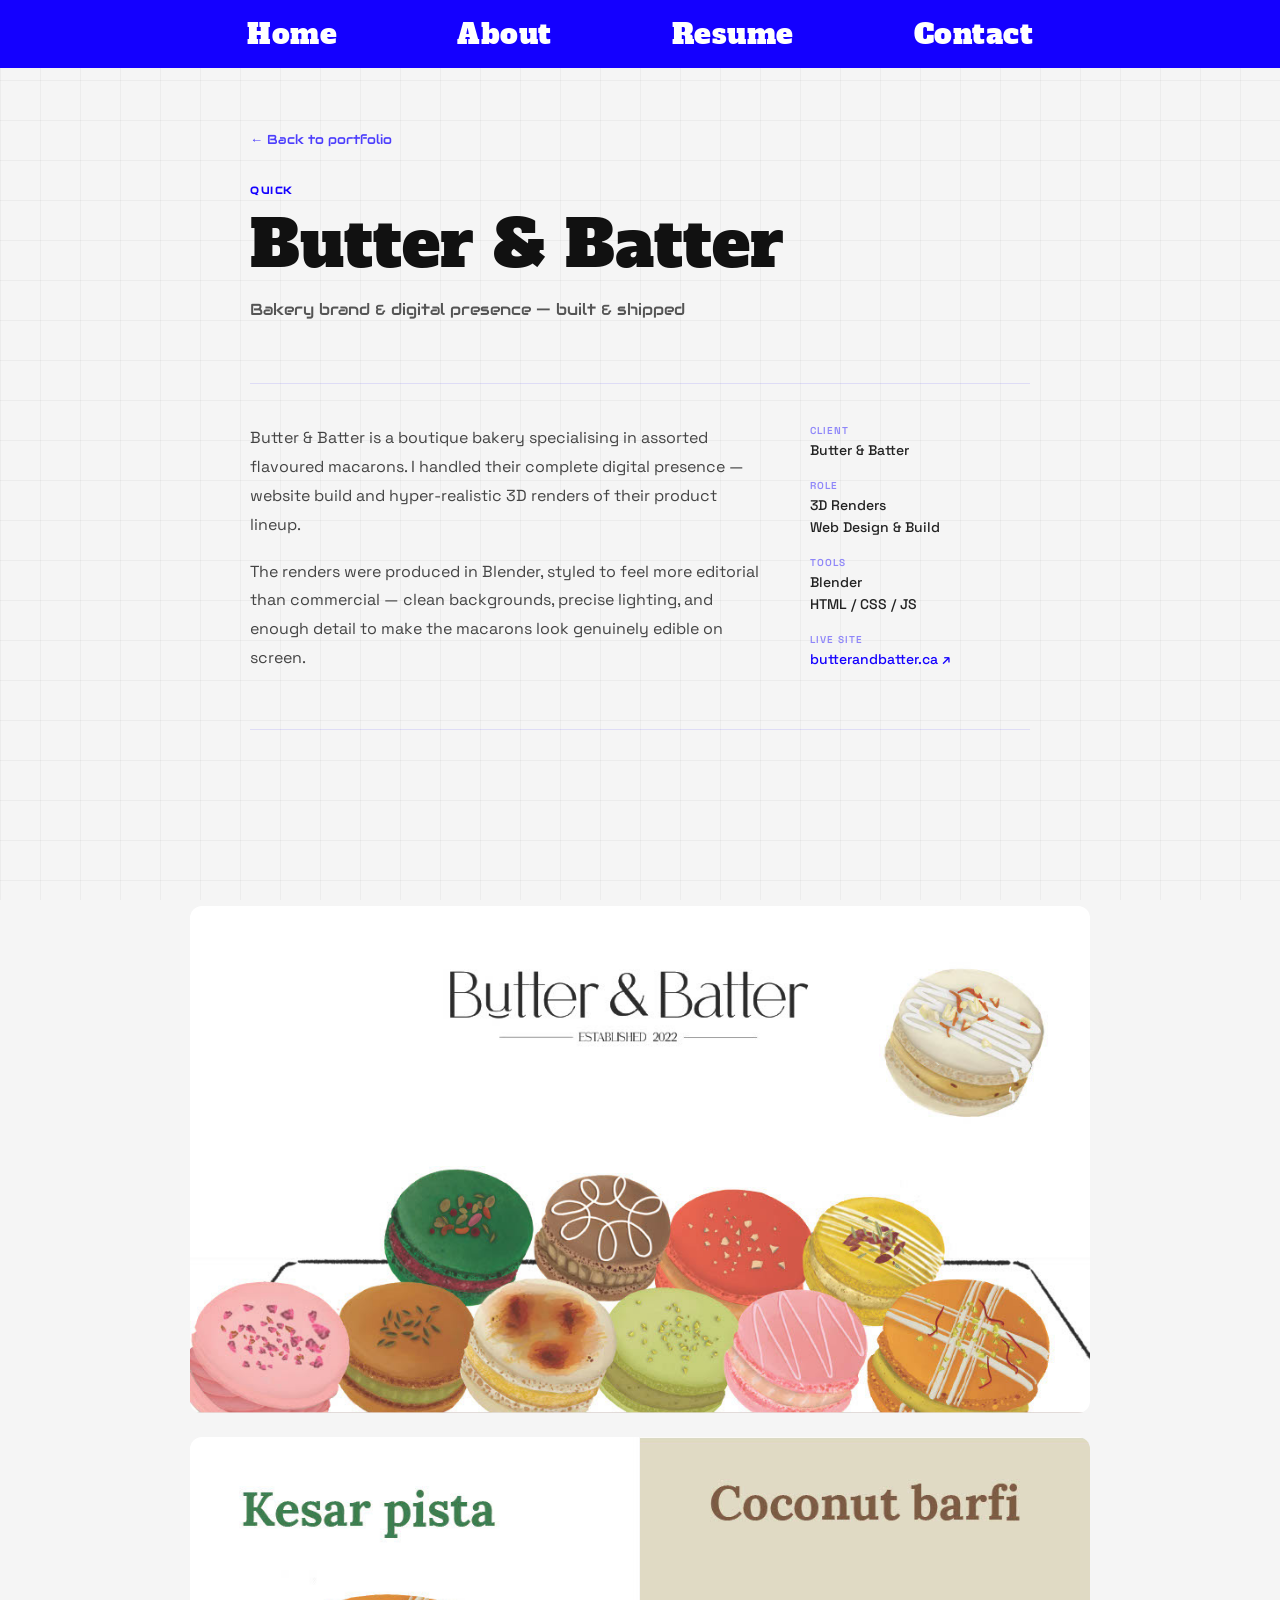
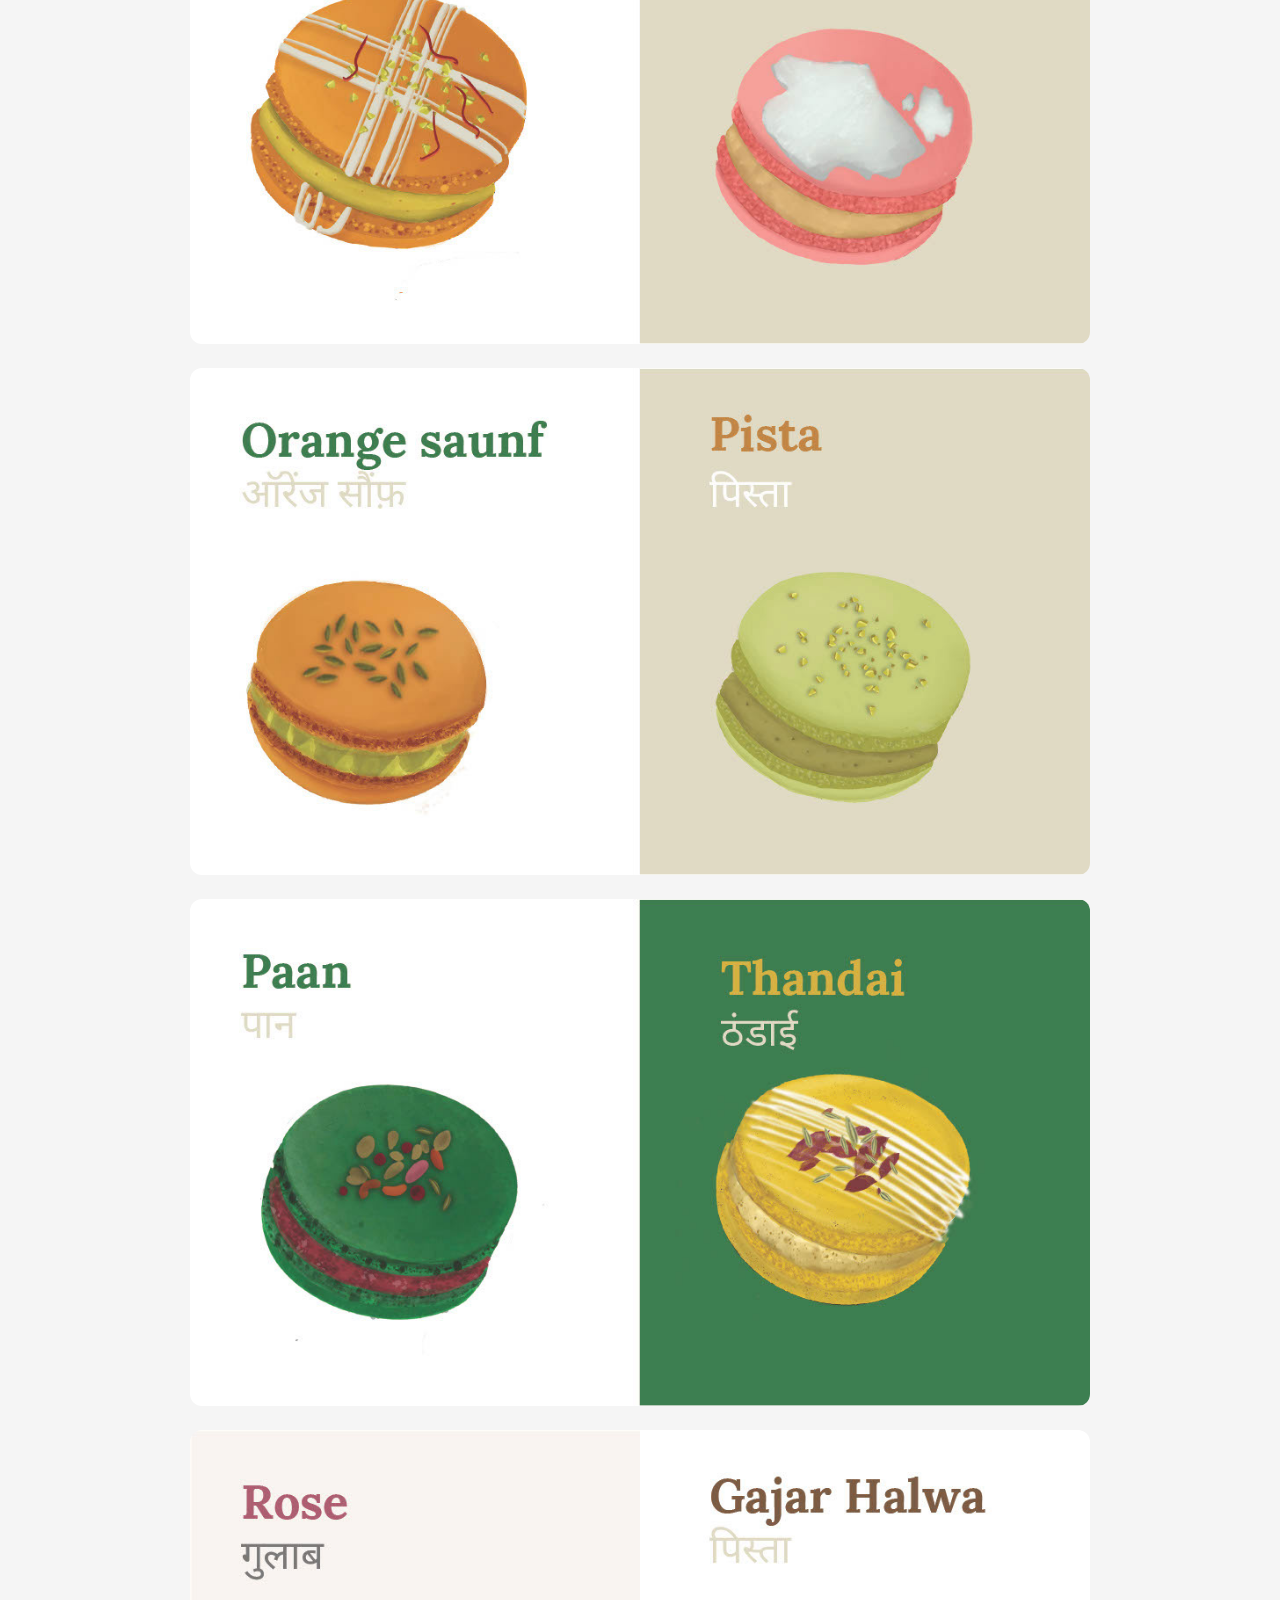
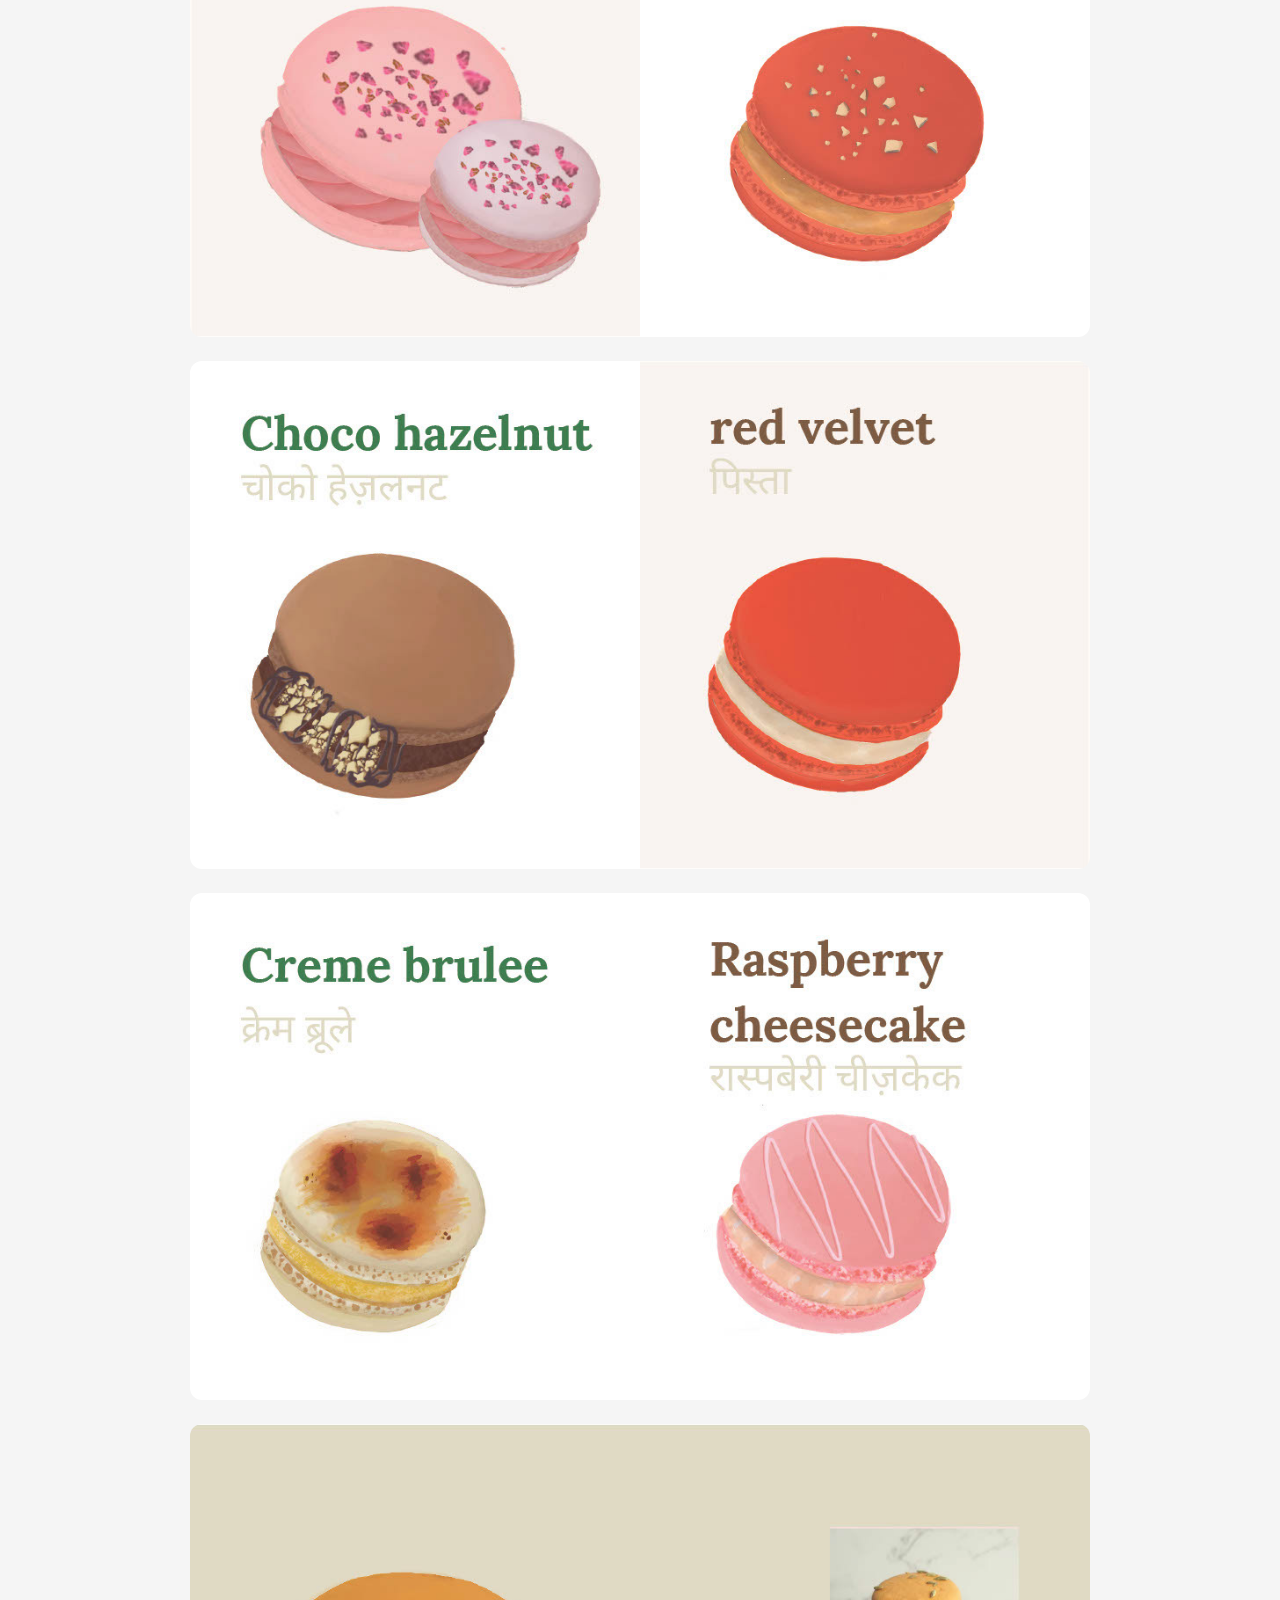
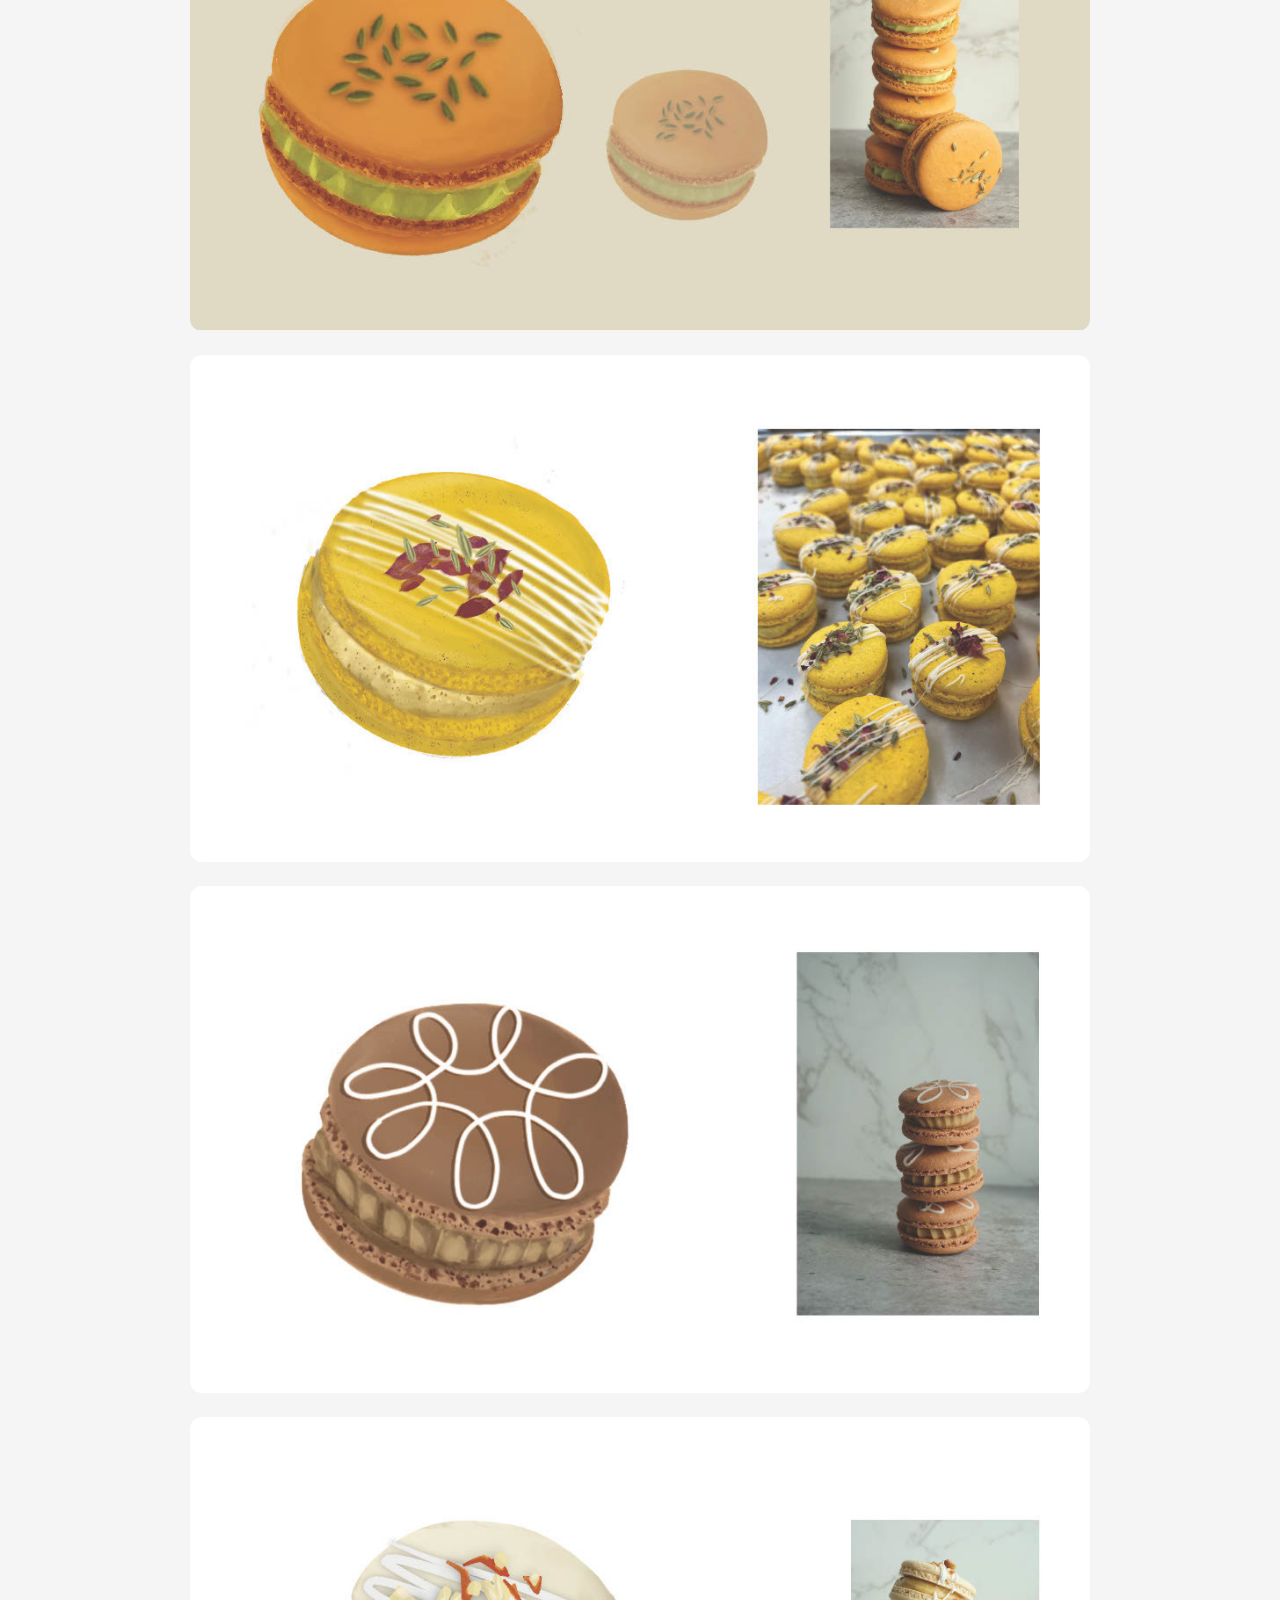
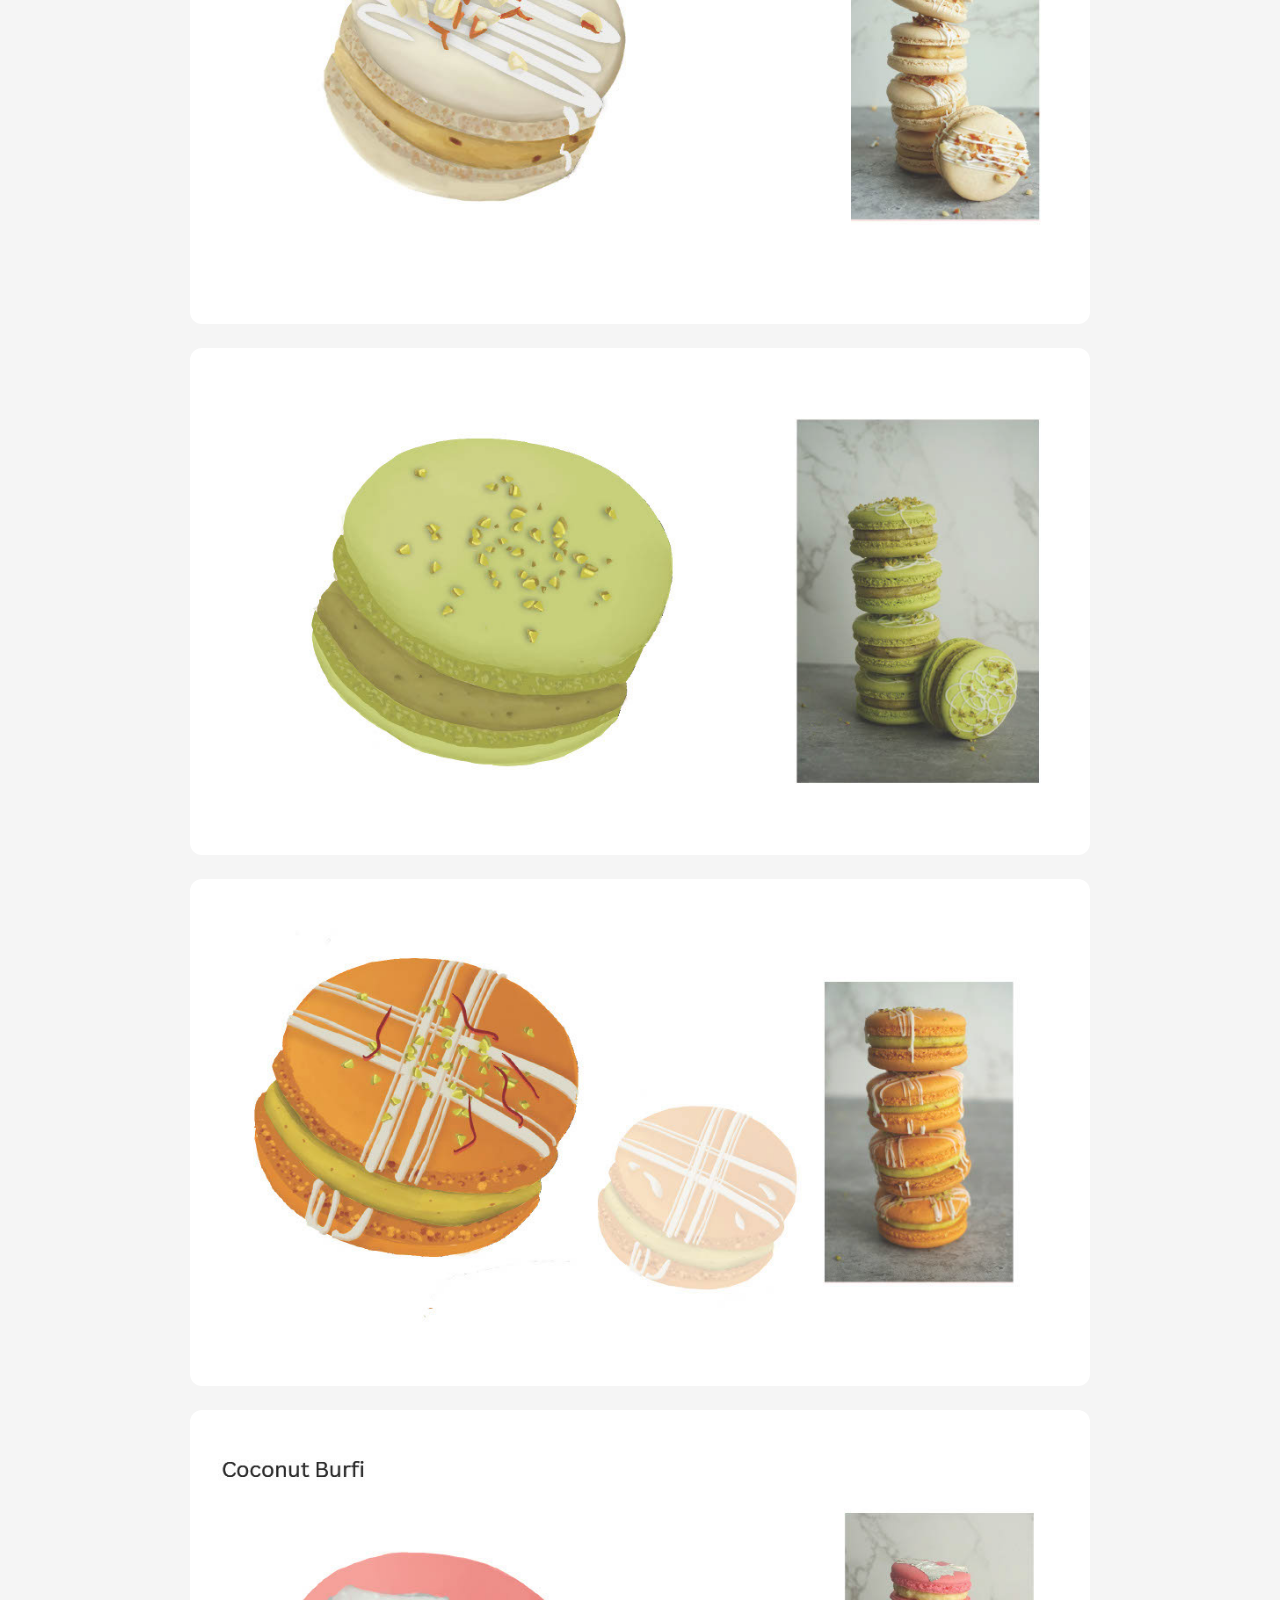
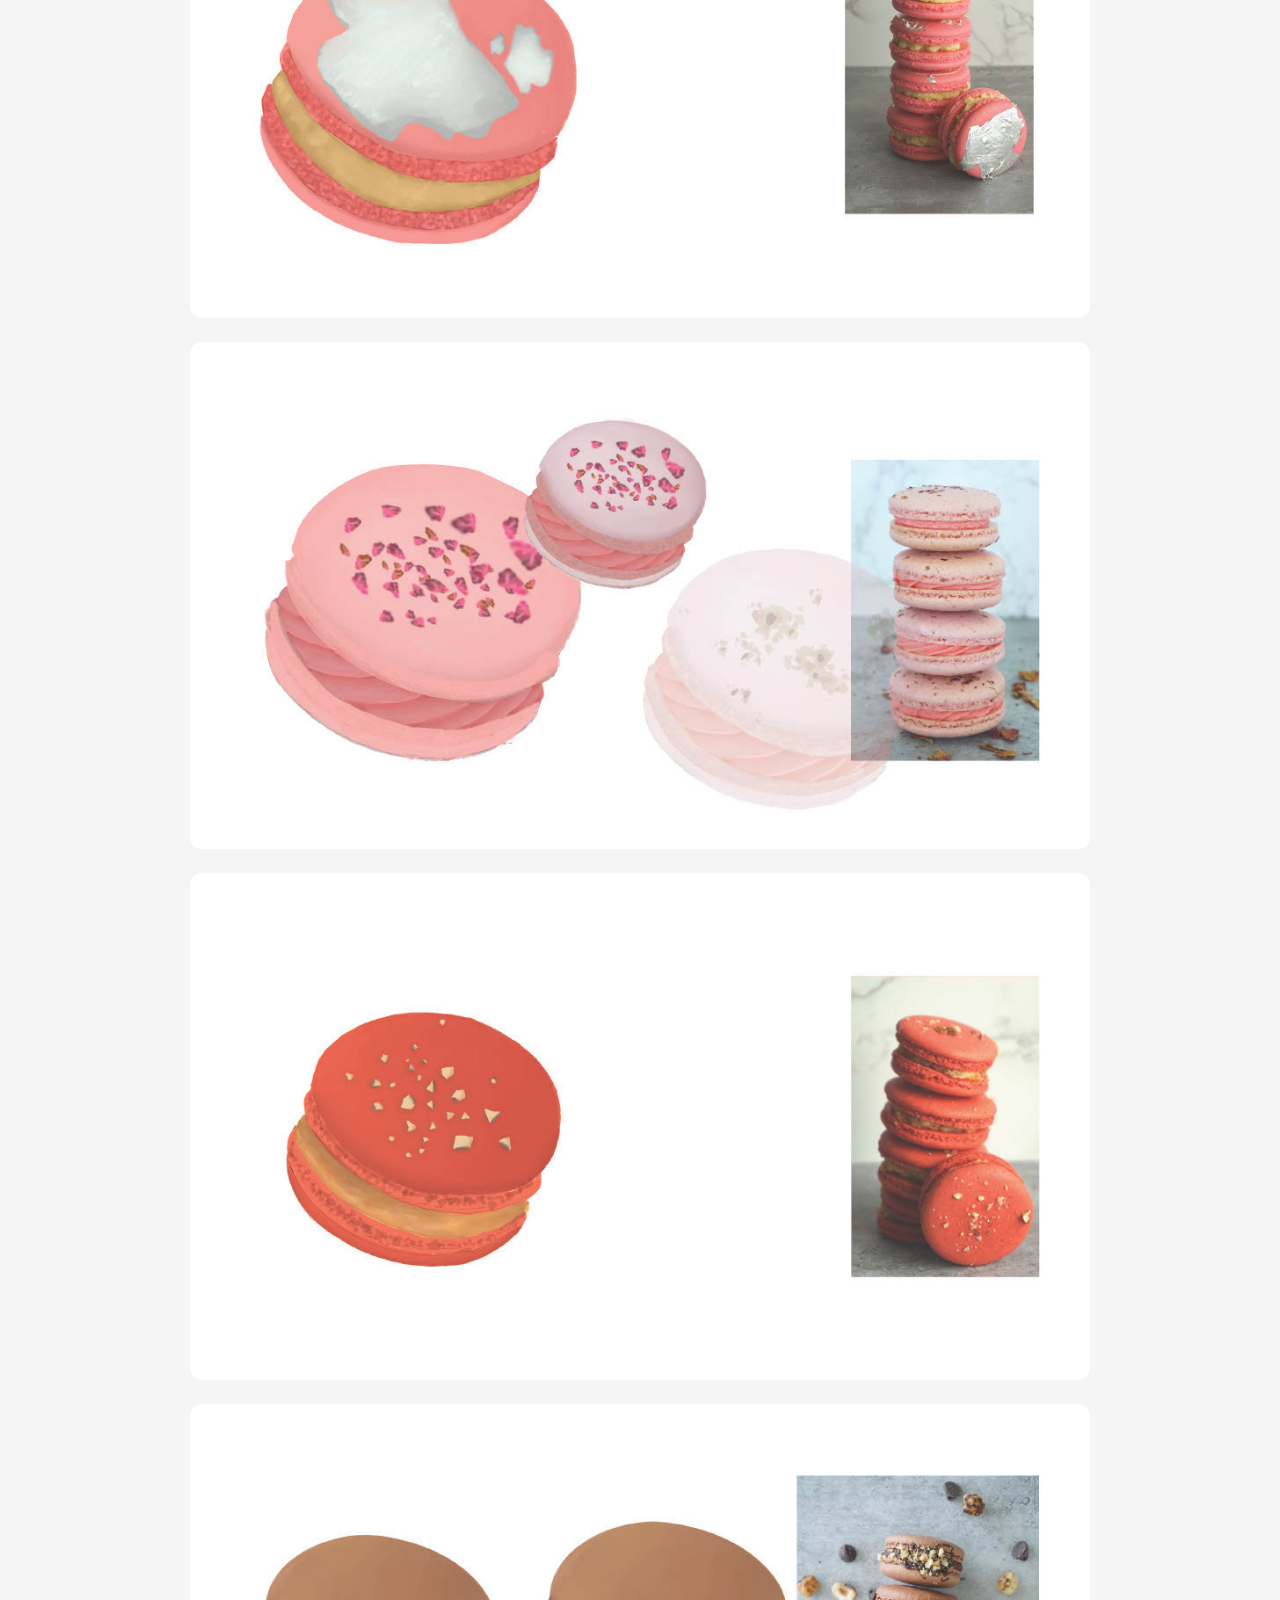
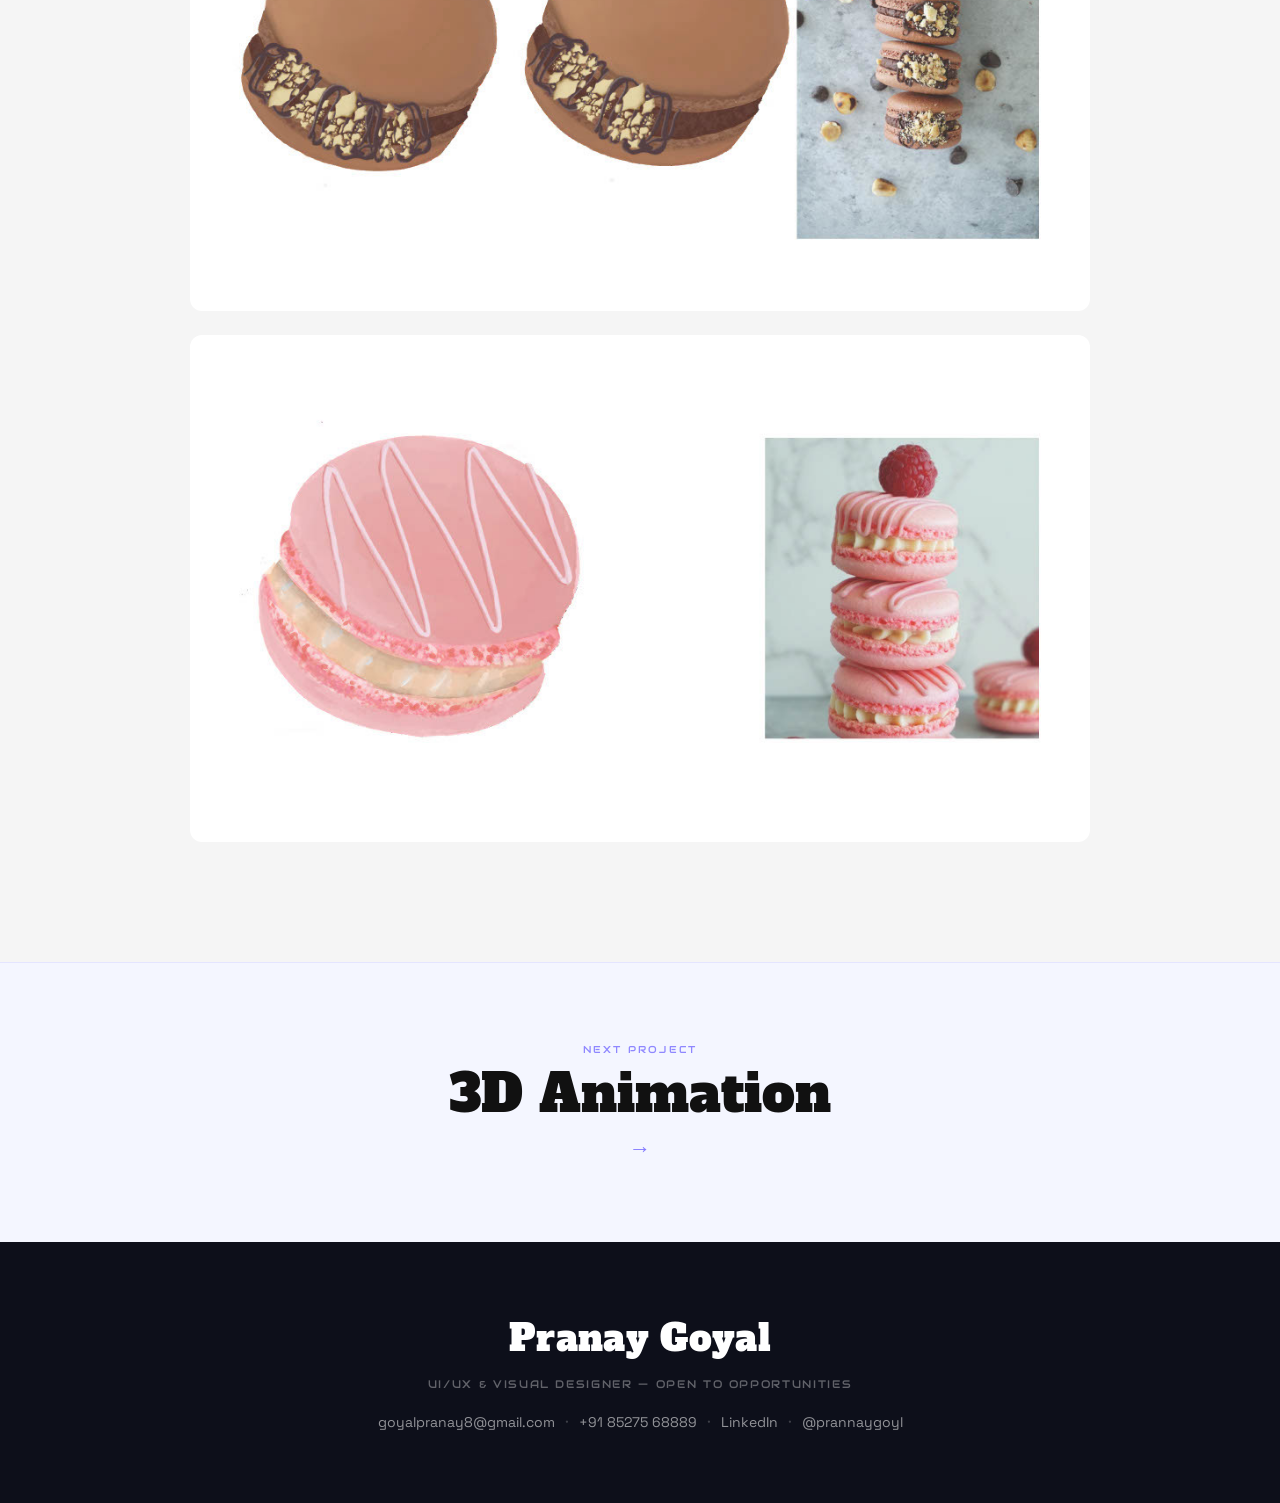
<file: butter-batter.html>
<!DOCTYPE html>
<html lang="en">
<head>
    <meta charset="UTF-8">
    <meta name="viewport" content="width=device-width, initial-scale=1.0">
    <title>Butter & Batter — Case Study</title>
    <link href="https://fonts.googleapis.com/css2?family=Alfa+Slab+One&family=Audiowide&family=Space+Grotesk:wght@400;500;600;700&display=swap" rel="stylesheet">
    <link rel="stylesheet" href="styles.css">
    <link rel="stylesheet" href="case-study.css">
    <link rel="stylesheet" href="mobile.css">
</head>
<body>
    <canvas id="gridCanvas"></canvas>
    <nav>
        <a href="index.html">Home</a>
        <a href="index.html#about">About</a>
        <a href="assets/PRANAY GOYAL RESUME.pdf" target="_blank">Resume</a>
        <a href="mailto:goyalpranay8@gmail.com">Contact</a>
    </nav>
    <main class="cs-main">
        <a href="index.html" class="cs-back">← Back to portfolio</a>
        <div class="cs-badge">Quick</div>
        <h1 class="cs-title">Butter & Batter</h1>
        <p class="cs-sub">Bakery brand & digital presence — built & shipped</p>

        <div class="cs-desc">
            <div class="cs-desc-text">
                <p>Butter & Batter is a boutique bakery specialising in assorted flavoured macarons. I handled their complete digital presence — website build and hyper-realistic 3D renders of their product lineup.</p>
                <p>The renders were produced in Blender, styled to feel more editorial than commercial — clean backgrounds, precise lighting, and enough detail to make the macarons look genuinely edible on screen.</p>
            </div>
            <div class="cs-desc-meta">
                <div class="cs-meta-item">
                    <span class="cs-meta-label">Client</span>
                    <span class="cs-meta-value">Butter & Batter</span>
                </div>
                <div class="cs-meta-item">
                    <span class="cs-meta-label">Role</span>
                    <span class="cs-meta-value">3D Renders</span>
                    <span class="cs-meta-value">Web Design & Build</span>
                </div>
                <div class="cs-meta-item">
                    <span class="cs-meta-label">Tools</span>
                    <span class="cs-meta-value">Blender</span>
                    <span class="cs-meta-value">HTML / CSS / JS</span>
                </div>
                <div class="cs-meta-item">
                    <span class="cs-meta-label">Live Site</span>
                    <a href="https://www.butterandbatter.ca/" target="_blank" class="cs-meta-link">butterandbatter.ca ↗</a>
                </div>
            </div>
        </div>
    </main>

    <div class="scroll-gallery">
        <div class="frame-section"><img src="bb-assets/cb2fd9246338847.69c27d8f3eede.jpg" class="frame-img" alt="Butter & Batter slide 1"></div>
        <div class="frame-section"><img src="bb-assets/67bfcb246338847.69c27d8f38f8f.jpg" class="frame-img" alt="Butter & Batter slide 2"></div>
        <div class="frame-section"><img src="bb-assets/b2afd0246338847.69c27d8f39c16.jpg" class="frame-img" alt="Butter & Batter slide 3"></div>
        <div class="frame-section"><img src="bb-assets/0e38a5246338847.69c27d8f338c6.jpg" class="frame-img" alt="Butter & Batter slide 4"></div>
        <div class="frame-section"><img src="bb-assets/7209ea246338847.69c27d8f36a10.jpg" class="frame-img" alt="Butter & Batter slide 5"></div>
        <div class="frame-section"><img src="bb-assets/ee8e69246338847.69c27d8f406a4.jpg" class="frame-img" alt="Butter & Batter slide 6"></div>
        <div class="frame-section"><img src="bb-assets/f4a9f1246338847.69c27d8f3b2e7.jpg" class="frame-img" alt="Butter & Batter slide 7"></div>
        <div class="frame-section"><img src="bb-assets/14fd72246338847.69c27d8f31375.jpg" class="frame-img" alt="Butter & Batter slide 8"></div>
        <div class="frame-section"><img src="bb-assets/a1fa16246338847.69c27d8f41387.jpg" class="frame-img" alt="Butter & Batter slide 9"></div>
        <div class="frame-section"><img src="bb-assets/192bb3246338847.69c27d8f34554.jpg" class="frame-img" alt="Butter & Batter slide 10"></div>
        <div class="frame-section"><img src="bb-assets/3691eb246338847.69c27d8f35e5a.jpg" class="frame-img" alt="Butter & Batter slide 11"></div>
        <div class="frame-section"><img src="bb-assets/0837f7246338847.69c27d8f3cb40.jpg" class="frame-img" alt="Butter & Batter slide 12"></div>
        <div class="frame-section"><img src="bb-assets/ae3c34246338847.69c27d8f3824a.jpg" class="frame-img" alt="Butter & Batter slide 13"></div>
        <div class="frame-section"><img src="bb-assets/cddca4246338847.69c27d8f3e38e.jpg" class="frame-img" alt="Butter & Batter slide 14"></div>
        <div class="frame-section"><img src="bb-assets/47159d246338847.69c27d8f31fb1.jpg" class="frame-img" alt="Butter & Batter slide 15"></div>
        <div class="frame-section"><img src="bb-assets/bf3c9c246338847.69c27d8f30726.jpg" class="frame-img" alt="Butter & Batter slide 16"></div>
        <div class="frame-section"><img src="bb-assets/1a9a7c246338847.69c27d8f351d8.jpg" class="frame-img" alt="Butter & Batter slide 17"></div>
        <div class="frame-section"><img src="bb-assets/2be26d246338847.69c27d8f37617.jpg" class="frame-img" alt="Butter & Batter slide 18"></div>
    </div>

    <a href="3d-animation.html" class="next-project">
        <span class="next-project-label">Next Project</span>
        <span class="next-project-title">3D Animation</span>
        <span class="next-project-arrow">→</span>
    </a>

    <footer class="site-footer">
        <div class="footer-inner">
            <div class="footer-name">Pranay Goyal</div>
            <div class="footer-tagline">UI/UX & Visual Designer — open to opportunities</div>
            <div class="footer-links">
                <a href="mailto:goyalpranay8@gmail.com" class="footer-link">goyalpranay8@gmail.com</a>
                <span class="footer-dot">·</span>
                <a href="tel:+918527568889" class="footer-link">+91 85275 68889</a>
                <span class="footer-dot">·</span>
                <a href="https://www.linkedin.com/in/pranay-goyal-0a65b3248/" target="_blank" class="footer-link">LinkedIn</a>
                <span class="footer-dot">·</span>
                <a href="https://www.instagram.com/prannaygoyl" target="_blank" class="footer-link">@prannaygoyl</a>
            </div>
        </div>
    </footer>

    <script src="script.js"></script>
</body>
</html>
</file>
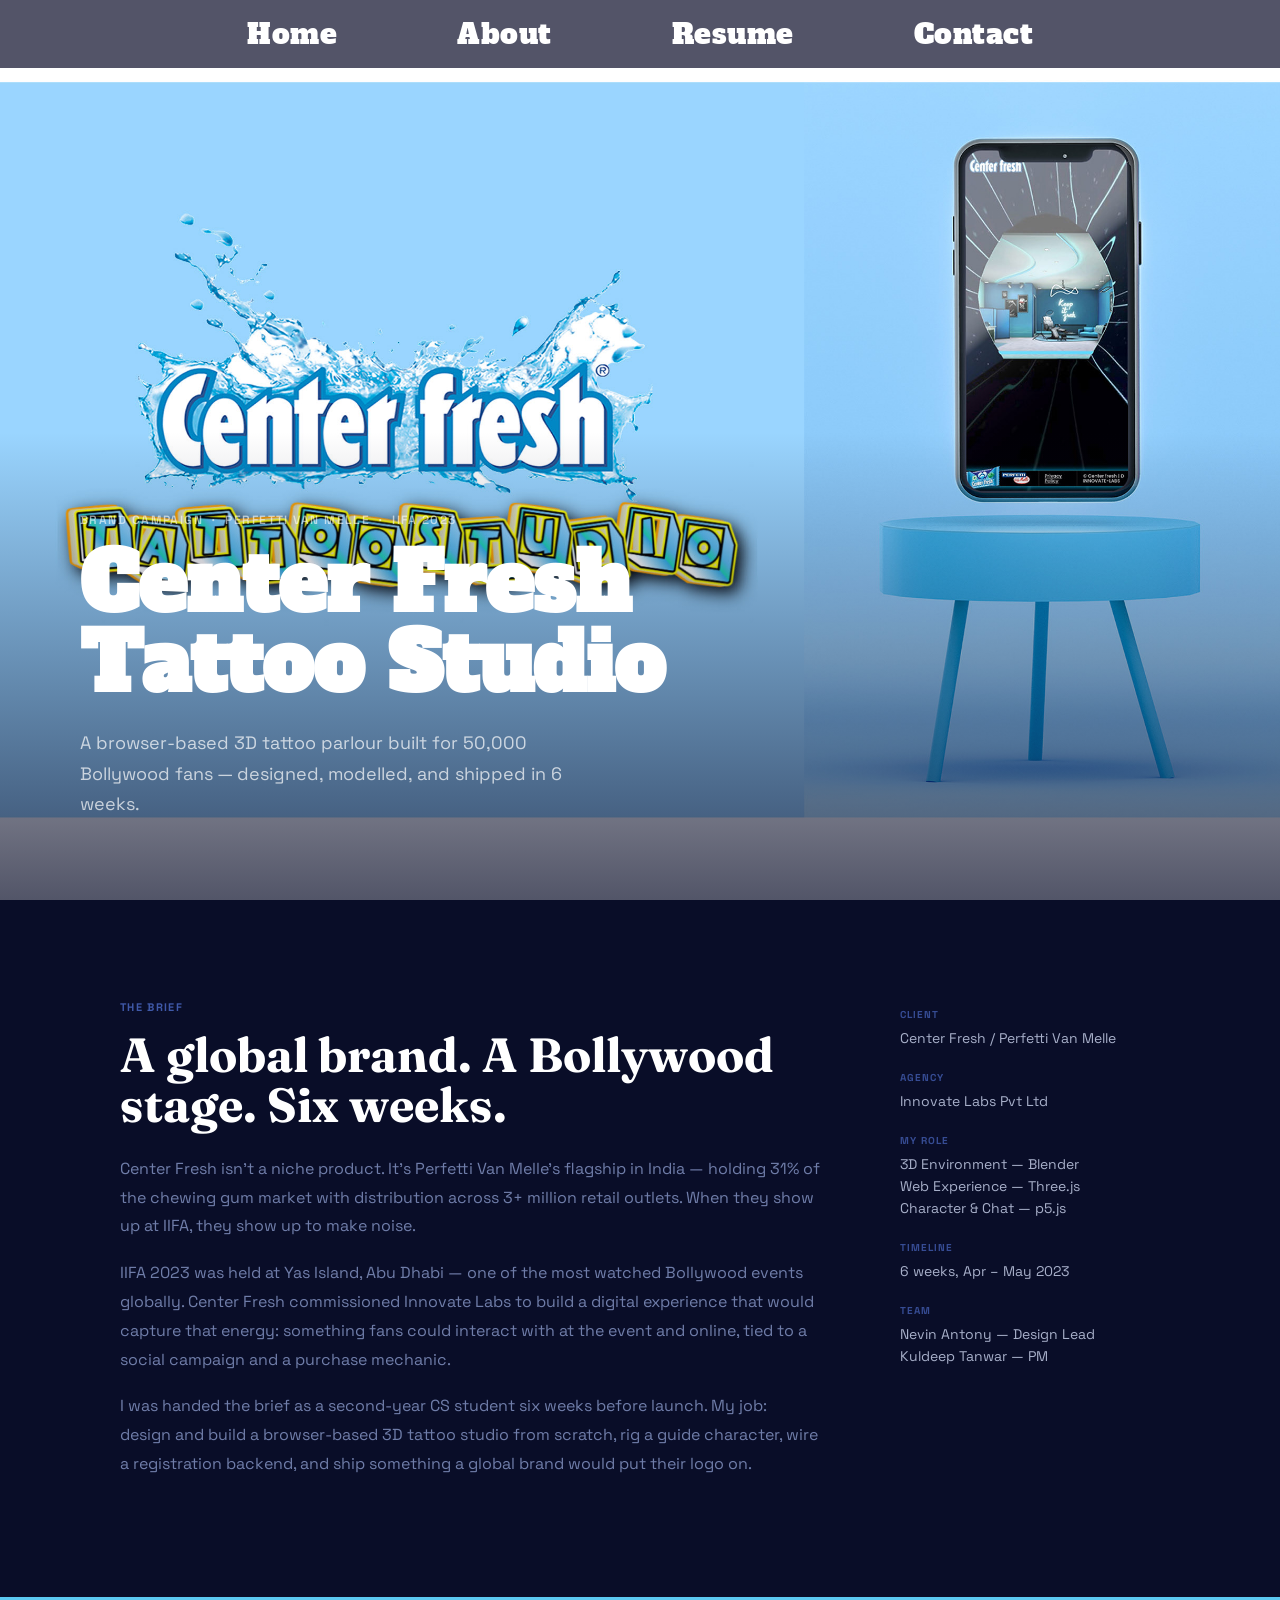
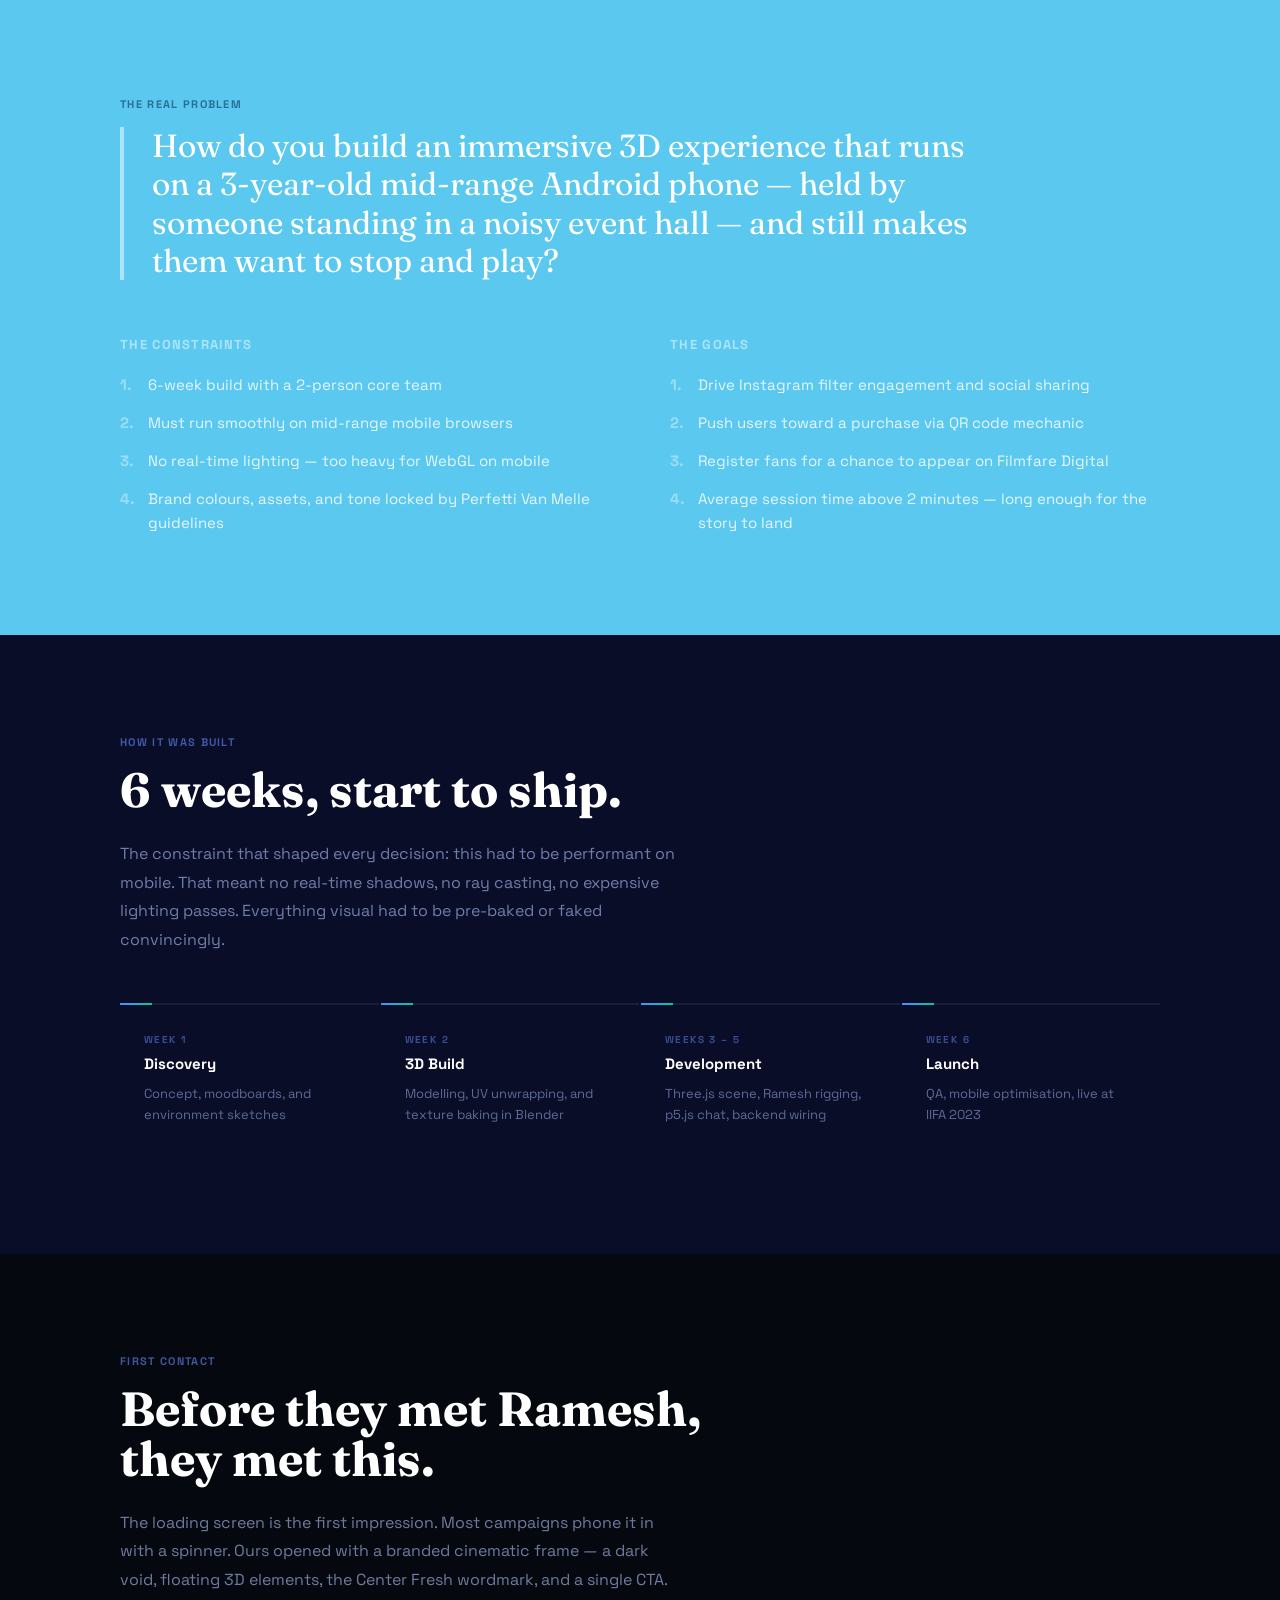
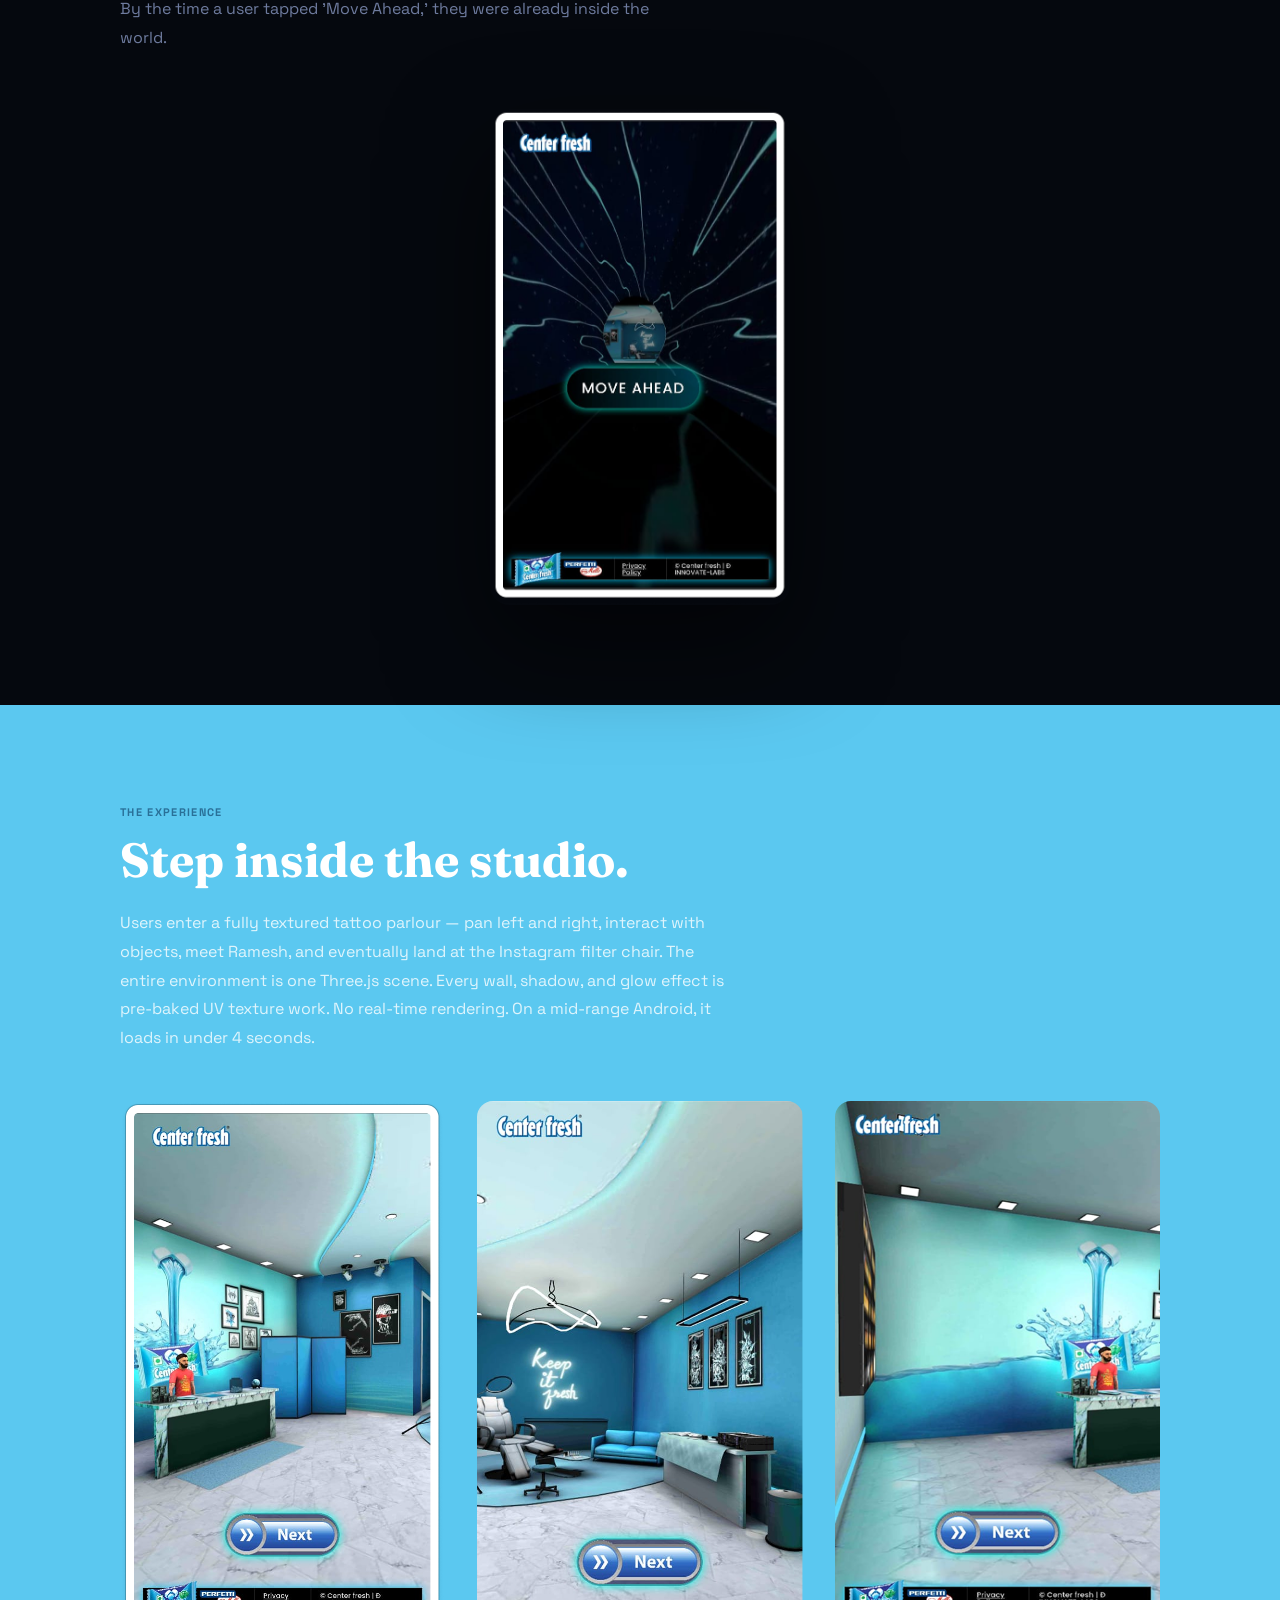
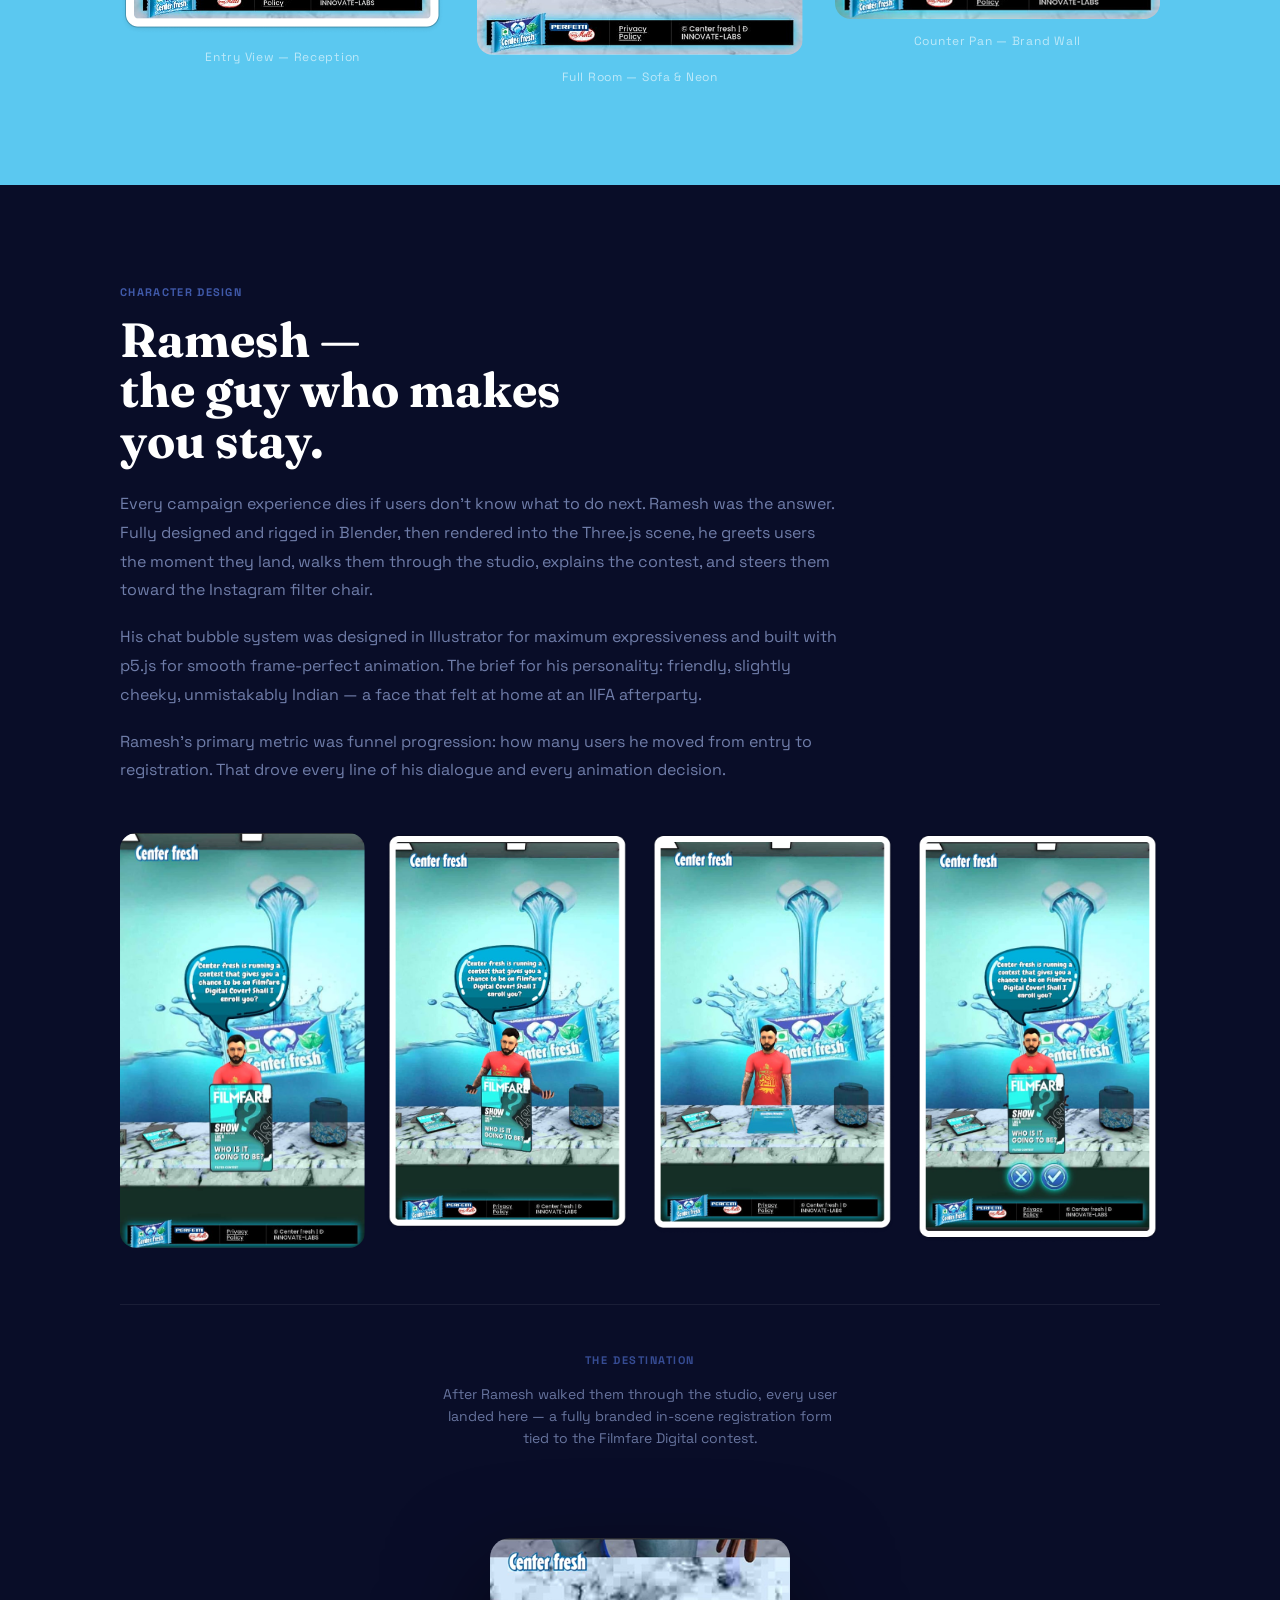
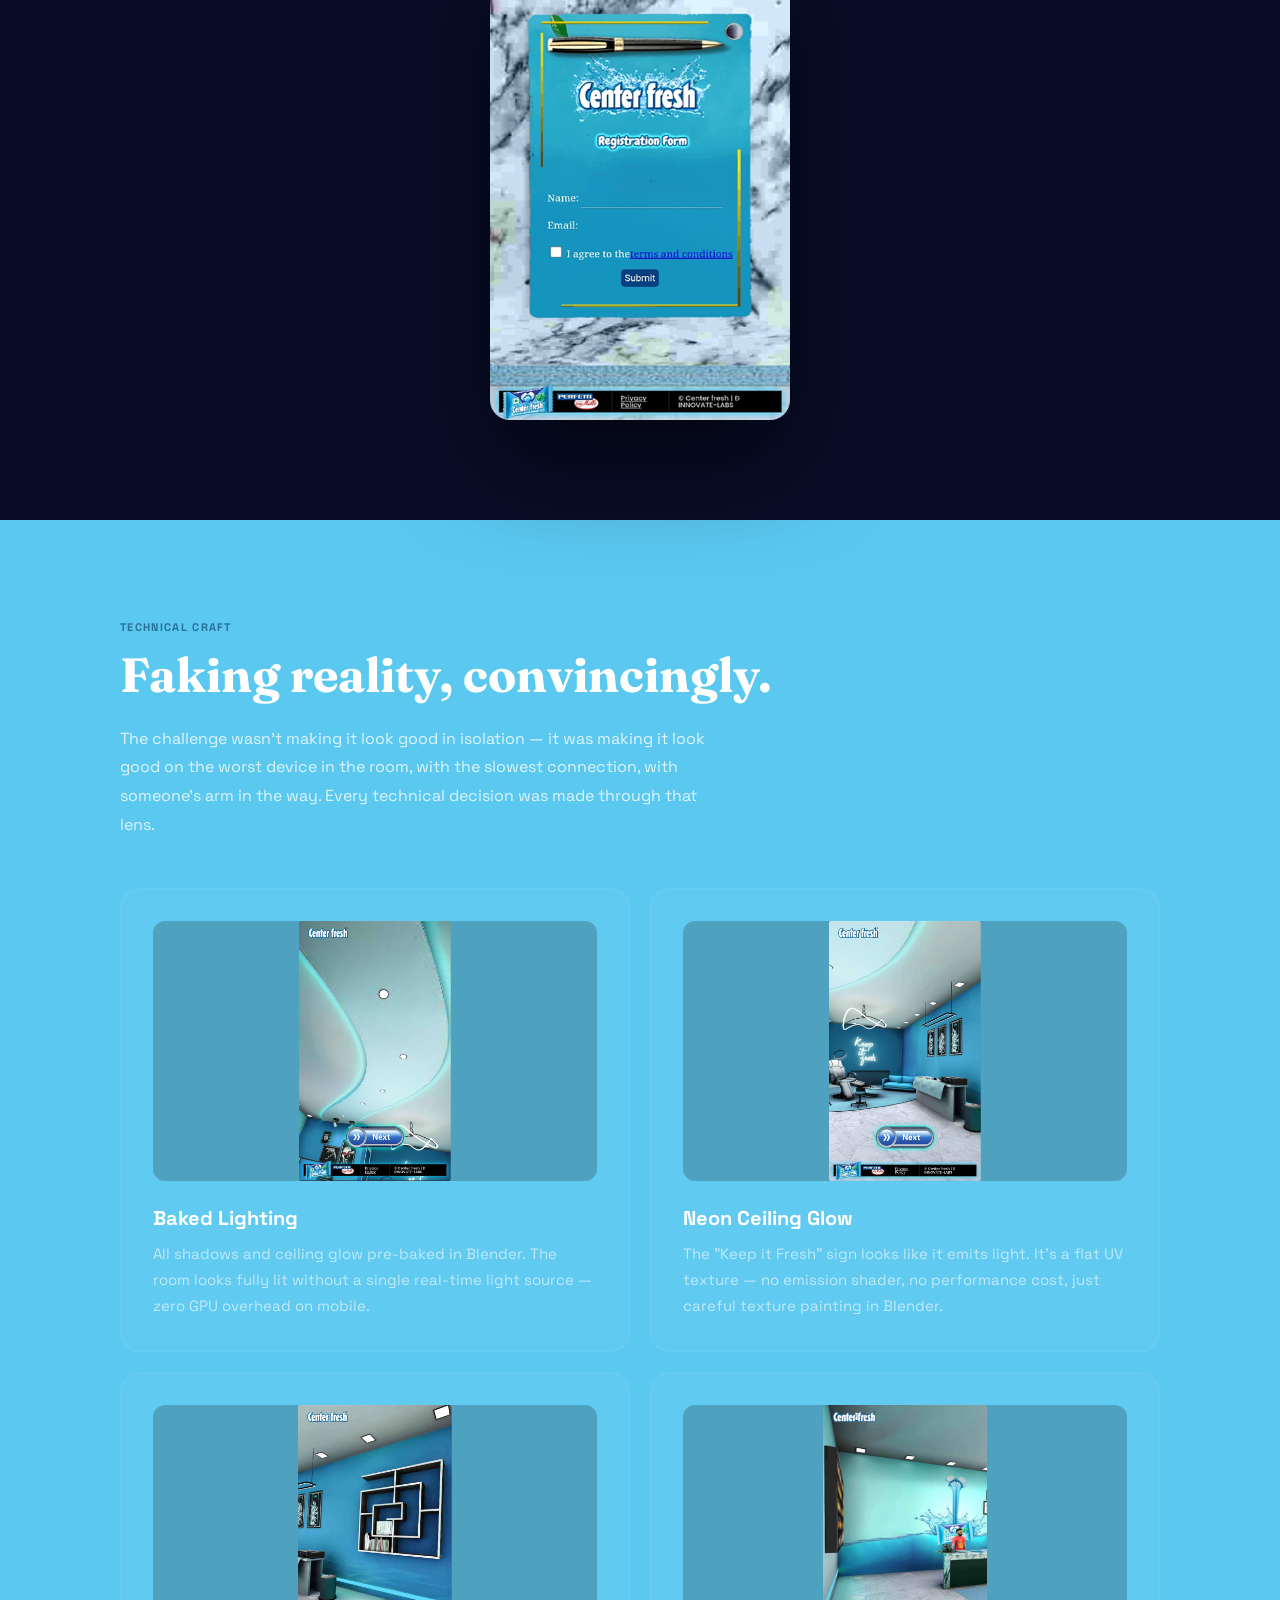
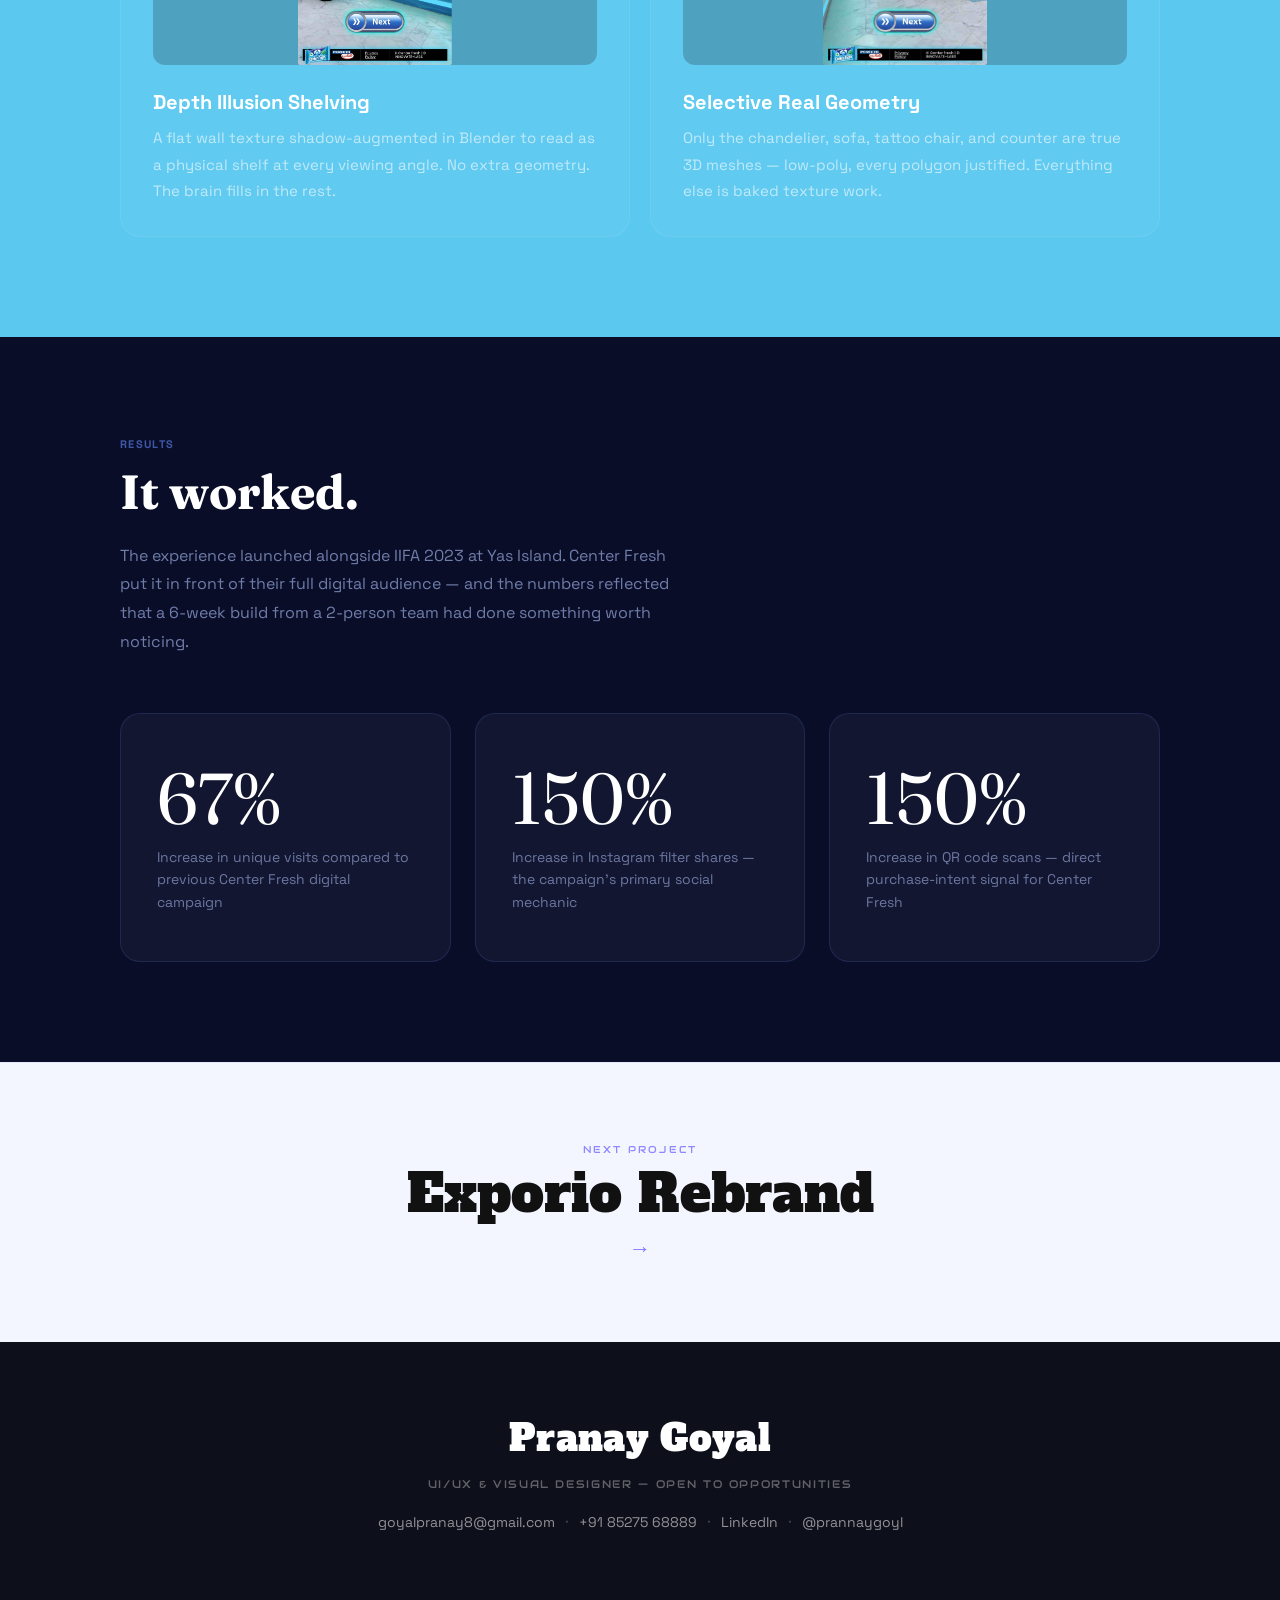
<file: center-fresh.html>
<!DOCTYPE html>
<html lang="en">
<head>
    <meta charset="UTF-8">
    <meta name="viewport" content="width=device-width, initial-scale=1.0">
    <title>Center Fresh Tattoo Studio — Case Study</title>
    <link href="https://fonts.googleapis.com/css2?family=Alfa+Slab+One&family=Fraunces:ital,opsz,wght@0,9..144,700;0,9..144,900;1,9..144,400&family=Audiowide&family=Space+Grotesk:wght@400;500;600;700&display=swap" rel="stylesheet">
    <link rel="stylesheet" href="styles.css">
    <link rel="stylesheet" href="case-study.css">
    <link rel="stylesheet" href="centerfresh.css">
    <link rel="stylesheet" href="mobile.css">
</head>
<body>
    <canvas id="gridCanvas"></canvas>

    <nav style="position:fixed; top:0; left:0; right:0; z-index:100; background:rgba(10,12,40,0.7); backdrop-filter:blur(10px);">
        <a href="index.html">Home</a>
        <a href="index.html#about">About</a>
        <a href="assets/PRANAY GOYAL RESUME.pdf" target="_blank">Resume</a>
        <a href="mailto:goyalpranay8@gmail.com">Contact</a>
    </nav>

    <!-- ===== HERO ===== -->
    <section class="cf-hero">
        <img src="assets/CenterFreshHero.jpg" alt="Center Fresh Tattoo Studio" class="cf-hero-img cf-hero-img--real">
        <div class="cf-hero-overlay">
            <div class="cf-hero-text">
                <p class="cf-label">Brand Campaign &nbsp;·&nbsp; Perfetti Van Melle &nbsp;·&nbsp; IIFA 2023</p>
                <h1 class="cf-title">Center Fresh<br>Tattoo Studio</h1>
                <p class="cf-sub">A browser-based 3D tattoo parlour built for 50,000 Bollywood fans — designed, modelled, and shipped in 6 weeks.</p>
            </div>
        </div>
    </section>

    <!-- ===== THE BRIEF ===== -->
    <section class="cf-section cf-section--dark">
        <div class="cf-inner cf-overview-grid">
            <div class="cf-overview-left">
                <p class="cf-badge">The Brief</p>
                <h2 class="cf-heading">A global brand. A Bollywood stage. Six weeks.</h2>
                <p class="cf-body">Center Fresh isn't a niche product. It's Perfetti Van Melle's flagship in India — holding 31% of the chewing gum market with distribution across 3+ million retail outlets. When they show up at IIFA, they show up to make noise.</p>
                <p class="cf-body">IIFA 2023 was held at Yas Island, Abu Dhabi — one of the most watched Bollywood events globally. Center Fresh commissioned Innovate Labs to build a digital experience that would capture that energy: something fans could interact with at the event and online, tied to a social campaign and a purchase mechanic.</p>
                <p class="cf-body">I was handed the brief as a second-year CS student six weeks before launch. My job: design and build a browser-based 3D tattoo studio from scratch, rig a guide character, wire a registration backend, and ship something a global brand would put their logo on.</p>
            </div>
            <div class="cf-meta">
                <div class="cf-meta-group">
                    <span class="cf-meta-label">Client</span>
                    <span class="cf-meta-value">Center Fresh / Perfetti Van Melle</span>
                </div>
                <div class="cf-meta-group">
                    <span class="cf-meta-label">Agency</span>
                    <span class="cf-meta-value">Innovate Labs Pvt Ltd</span>
                </div>
                <div class="cf-meta-group">
                    <span class="cf-meta-label">My Role</span>
                    <span class="cf-meta-value">3D Environment — Blender</span>
                    <span class="cf-meta-value">Web Experience — Three.js</span>
                    <span class="cf-meta-value">Character & Chat — p5.js</span>
                </div>
                <div class="cf-meta-group">
                    <span class="cf-meta-label">Timeline</span>
                    <span class="cf-meta-value">6 weeks, Apr – May 2023</span>
                </div>
                <div class="cf-meta-group">
                    <span class="cf-meta-label">Team</span>
                    <span class="cf-meta-value">Nevin Antony — Design Lead</span>
                    <span class="cf-meta-value">Kuldeep Tanwar — PM</span>
                </div>
            </div>
        </div>
    </section>

    <!-- ===== THE CHALLENGE ===== -->
    <section class="cf-section cf-section--blue">
        <div class="cf-inner">
            <p class="cf-badge">The Real Problem</p>
            <blockquote class="cf-hmw">
                How do you build an immersive 3D experience that runs on a 3-year-old mid-range Android phone — held by someone standing in a noisy event hall — and still makes them want to stop and play?
            </blockquote>
            <div class="cf-goals-grid">
                <div class="cf-goals-col">
                    <h3 class="cf-goals-title">The Constraints</h3>
                    <ol class="cf-goals-list">
                        <li>6-week build with a 2-person core team</li>
                        <li>Must run smoothly on mid-range mobile browsers</li>
                        <li>No real-time lighting — too heavy for WebGL on mobile</li>
                        <li>Brand colours, assets, and tone locked by Perfetti Van Melle guidelines</li>
                    </ol>
                </div>
                <div class="cf-goals-col">
                    <h3 class="cf-goals-title">The Goals</h3>
                    <ol class="cf-goals-list">
                        <li>Drive Instagram filter engagement and social sharing</li>
                        <li>Push users toward a purchase via QR code mechanic</li>
                        <li>Register fans for a chance to appear on Filmfare Digital</li>
                        <li>Average session time above 2 minutes — long enough for the story to land</li>
                    </ol>
                </div>
            </div>
        </div>
    </section>

    <!-- ===== TIMELINE ===== -->
    <section class="cf-section cf-section--dark">
        <div class="cf-inner">
            <p class="cf-badge">How It Was Built</p>
            <h2 class="cf-heading">6 weeks, start to ship.</h2>
            <p class="cf-body" style="max-width:560px; margin-bottom:48px;">The constraint that shaped every decision: this had to be performant on mobile. That meant no real-time shadows, no ray casting, no expensive lighting passes. Everything visual had to be pre-baked or faked convincingly.</p>
            <div class="cf-timeline-grid">
                <div class="cf-tl-col">
                    <span class="cf-tl-week">Week 1</span>
                    <p class="cf-tl-phase">Discovery</p>
                    <p class="cf-tl-desc">Concept, moodboards, and environment sketches</p>
                </div>
                <div class="cf-tl-col">
                    <span class="cf-tl-week">Week 2</span>
                    <p class="cf-tl-phase">3D Build</p>
                    <p class="cf-tl-desc">Modelling, UV unwrapping, and texture baking in Blender</p>
                </div>
                <div class="cf-tl-col">
                    <span class="cf-tl-week">Weeks 3 – 5</span>
                    <p class="cf-tl-phase">Development</p>
                    <p class="cf-tl-desc">Three.js scene, Ramesh rigging, p5.js chat, backend wiring</p>
                </div>
                <div class="cf-tl-col">
                    <span class="cf-tl-week">Week 6</span>
                    <p class="cf-tl-phase">Launch</p>
                    <p class="cf-tl-desc">QA, mobile optimisation, live at IIFA 2023</p>
                </div>
            </div>
        </div>
    </section>

    <!-- ===== FIRST CONTACT ===== -->
    <section class="cf-section cf-section--dark" style="background:#05080e;">
        <div class="cf-inner">
            <p class="cf-badge">First Contact</p>
            <h2 class="cf-heading">Before they met Ramesh,<br>they met this.</h2>
            <p class="cf-body" style="max-width:560px;">The loading screen is the first impression. Most campaigns phone it in with a spinner. Ours opened with a branded cinematic frame — a dark void, floating 3D elements, the Center Fresh wordmark, and a single CTA. By the time a user tapped 'Move Ahead,' they were already inside the world.</p>
            <div class="cf-center-phone">
                <img src="assets/OnboardingScreen.png" alt="Center Fresh onboarding screen — Move Ahead">
            </div>
        </div>
    </section>

    <!-- ===== THE EXPERIENCE ===== -->
    <section class="cf-section cf-section--blue">
        <div class="cf-inner">
            <p class="cf-badge">The Experience</p>
            <h2 class="cf-heading">Step inside the studio.</h2>
            <p class="cf-body" style="max-width:620px; margin-bottom:48px;">Users enter a fully textured tattoo parlour — pan left and right, interact with objects, meet Ramesh, and eventually land at the Instagram filter chair. The entire environment is one Three.js scene. Every wall, shadow, and glow effect is pre-baked UV texture work. No real-time rendering. On a mid-range Android, it loads in under 4 seconds.</p>
            <div class="cf-room-grid--3">
                <div class="cf-phone-wrap--img">
                    <img src="assets/StudioTable.png" alt="Studio entry — reception and art wall" class="cf-phone-img">
                    <span class="cf-phone-caption">Entry View — Reception</span>
                </div>
                <div class="cf-phone-wrap--img">
                    <img src="assets/TheBEst.png" alt="Full studio interior — sofa and neon" class="cf-phone-img">
                    <span class="cf-phone-caption">Full Room — Sofa &amp; Neon</span>
                </div>
                <div class="cf-phone-wrap--img">
                    <img src="assets/WallTexture.png" alt="Counter pan — Center Fresh brand wall" class="cf-phone-img">
                    <span class="cf-phone-caption">Counter Pan — Brand Wall</span>
                </div>
            </div>
        </div>
    </section>

    <!-- ===== RAMESH ===== -->
    <section class="cf-section cf-section--dark">
        <div class="cf-inner">
            <p class="cf-badge">Character Design</p>
            <h2 class="cf-heading">Ramesh —<br>the guy who makes<br>you stay.</h2>
            <p class="cf-body" style="max-width:720px;">Every campaign experience dies if users don't know what to do next. Ramesh was the answer. Fully designed and rigged in Blender, then rendered into the Three.js scene, he greets users the moment they land, walks them through the studio, explains the contest, and steers them toward the Instagram filter chair.</p>
            <p class="cf-body" style="max-width:720px;">His chat bubble system was designed in Illustrator for maximum expressiveness and built with p5.js for smooth frame-perfect animation. The brief for his personality: friendly, slightly cheeky, unmistakably Indian — a face that felt at home at an IIFA afterparty.</p>
            <p class="cf-body" style="max-width:720px;">Ramesh's primary metric was funnel progression: how many users he moved from entry to registration. That drove every line of his dialogue and every animation decision.</p>
            <div class="cf-phones-4col">
                <div class="cf-phone-wrap--img">
                    <img src="assets/ramesh1.png" alt="Ramesh greeting users" class="cf-phone-img">
                </div>
                <div class="cf-phone-wrap--img">
                    <img src="assets/ramesh2.png" alt="Ramesh explaining the experience" class="cf-phone-img">
                </div>
                <div class="cf-phone-wrap--img">
                    <img src="assets/ramesh3.png" alt="Ramesh walking users through" class="cf-phone-img">
                </div>
                <div class="cf-phone-wrap--img">
                    <img src="assets/ramesh4.png" alt="Ramesh contest CTA" class="cf-phone-img">
                </div>
            </div>
            <div class="cf-reg-callout">
                <span class="cf-reg-callout-label">The Destination</span>
                <p class="cf-reg-callout-caption">After Ramesh walked them through the studio, every user landed here — a fully branded in-scene registration form tied to the Filmfare Digital contest.</p>
                <div class="cf-center-phone">
                    <img src="assets/RameshRegistrationForm.png" alt="Center Fresh in-scene registration form">
                </div>
            </div>
        </div>
    </section>

    <!-- ===== KEY FEATURES ===== -->
    <section class="cf-section cf-section--blue">
        <div class="cf-inner">
            <p class="cf-badge">Technical Craft</p>
            <h2 class="cf-heading">Faking reality, convincingly.</h2>
            <p class="cf-body" style="max-width:600px; margin-bottom:48px;">The challenge wasn't making it look good in isolation — it was making it look good on the worst device in the room, with the slowest connection, with someone's arm in the way. Every technical decision was made through that lens.</p>
            <div class="cf-features-grid">
                <div class="cf-feature-card">
                    <div class="cf-feature-img-wrap">
                        <img src="assets/Ceiling.png" alt="Pre-baked neon ceiling lighting" class="cf-feature-img">
                    </div>
                    <div class="cf-feature-text">
                        <h4 class="cf-feature-title">Baked Lighting</h4>
                        <p class="cf-feature-desc">All shadows and ceiling glow pre-baked in Blender. The room looks fully lit without a single real-time light source — zero GPU overhead on mobile.</p>
                    </div>
                </div>
                <div class="cf-feature-card">
                    <div class="cf-feature-img-wrap">
                        <img src="assets/TheBEst.png" alt="Keep It Fresh neon sign — baked emission texture" class="cf-feature-img">
                    </div>
                    <div class="cf-feature-text">
                        <h4 class="cf-feature-title">Neon Ceiling Glow</h4>
                        <p class="cf-feature-desc">The "Keep it Fresh" sign looks like it emits light. It's a flat UV texture — no emission shader, no performance cost, just careful texture painting in Blender.</p>
                    </div>
                </div>
                <div class="cf-feature-card">
                    <div class="cf-feature-img-wrap">
                        <img src="assets/shelf.png" alt="Depth illusion geometric shelving" class="cf-feature-img">
                    </div>
                    <div class="cf-feature-text">
                        <h4 class="cf-feature-title">Depth Illusion Shelving</h4>
                        <p class="cf-feature-desc">A flat wall texture shadow-augmented in Blender to read as a physical shelf at every viewing angle. No extra geometry. The brain fills in the rest.</p>
                    </div>
                </div>
                <div class="cf-feature-card">
                    <div class="cf-feature-img-wrap">
                        <img src="assets/WallTexture.png" alt="Real geometry counter and brand wall" class="cf-feature-img">
                    </div>
                    <div class="cf-feature-text">
                        <h4 class="cf-feature-title">Selective Real Geometry</h4>
                        <p class="cf-feature-desc">Only the chandelier, sofa, tattoo chair, and counter are true 3D meshes — low-poly, every polygon justified. Everything else is baked texture work.</p>
                    </div>
                </div>
            </div>
        </div>
    </section>

    <!-- ===== RESULTS ===== -->
    <section class="cf-section cf-section--dark cf-results">
        <div class="cf-inner">
            <p class="cf-badge">Results</p>
            <h2 class="cf-heading">It worked.</h2>
            <p class="cf-body" style="max-width:560px; margin-bottom:56px;">The experience launched alongside IIFA 2023 at Yas Island. Center Fresh put it in front of their full digital audience — and the numbers reflected that a 6-week build from a 2-person team had done something worth noticing.</p>
            <div class="cf-stats-grid">
                <div class="cf-stat">
                    <span class="cf-stat-number">67%</span>
                    <span class="cf-stat-label">Increase in unique visits compared to previous Center Fresh digital campaign</span>
                </div>
                <div class="cf-stat">
                    <span class="cf-stat-number">150%</span>
                    <span class="cf-stat-label">Increase in Instagram filter shares — the campaign's primary social mechanic</span>
                </div>
                <div class="cf-stat">
                    <span class="cf-stat-number">150%</span>
                    <span class="cf-stat-label">Increase in QR code scans — direct purchase-intent signal for Center Fresh</span>
                </div>
            </div>
        </div>
    </section>

    <a href="exporio.html" class="next-project">
        <span class="next-project-label">Next Project</span>
        <span class="next-project-title">Exporio Rebrand</span>
        <span class="next-project-arrow">→</span>
    </a>

    <footer class="site-footer">
        <div class="footer-inner">
            <div class="footer-name">Pranay Goyal</div>
            <div class="footer-tagline">UI/UX & Visual Designer — open to opportunities</div>
            <div class="footer-links">
                <a href="mailto:goyalpranay8@gmail.com" class="footer-link">goyalpranay8@gmail.com</a>
                <span class="footer-dot">·</span>
                <a href="tel:+918527568889" class="footer-link">+91 85275 68889</a>
                <span class="footer-dot">·</span>
                <a href="https://www.linkedin.com/in/pranay-goyal-0a65b3248/" target="_blank" class="footer-link">LinkedIn</a>
                <span class="footer-dot">·</span>
                <a href="https://www.instagram.com/prannaygoyl" target="_blank" class="footer-link">@prannaygoyl</a>
            </div>
        </div>
    </footer>

    <script src="script.js"></script>
</body>
</html>
</file>
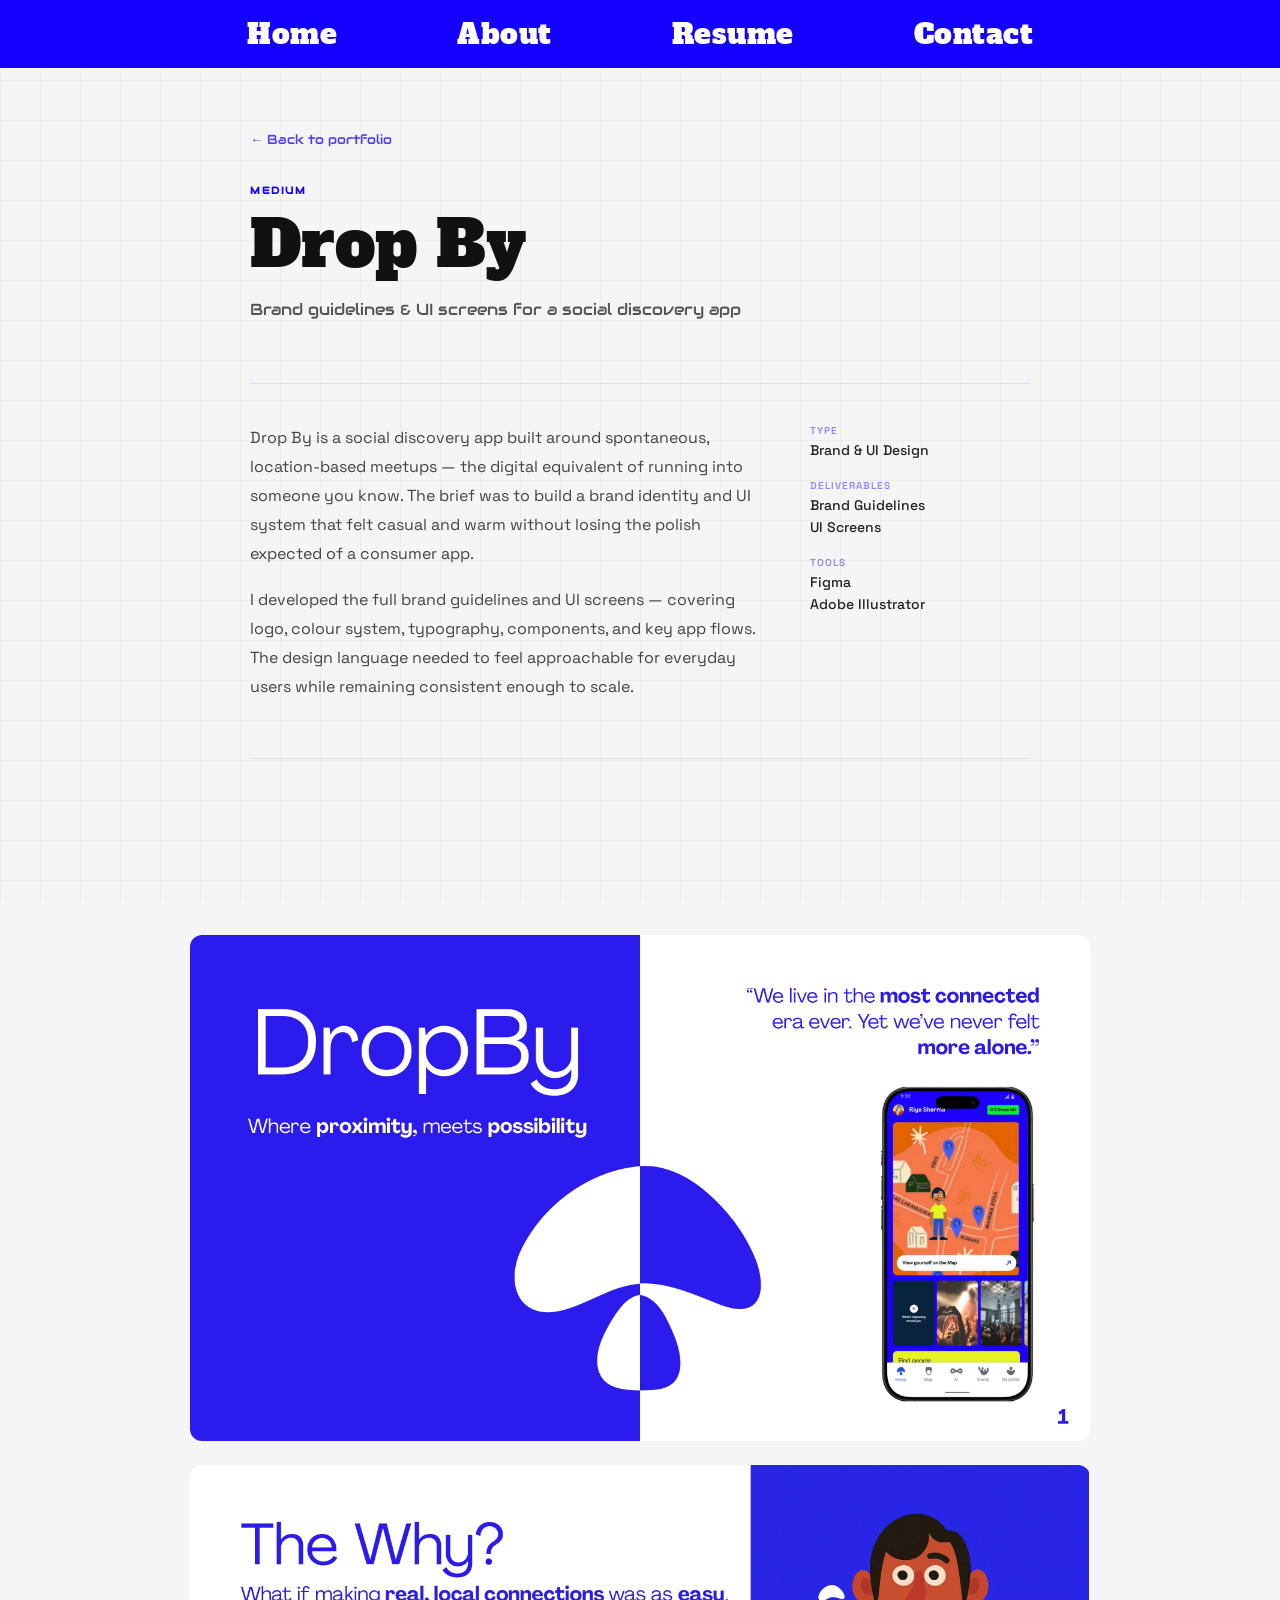
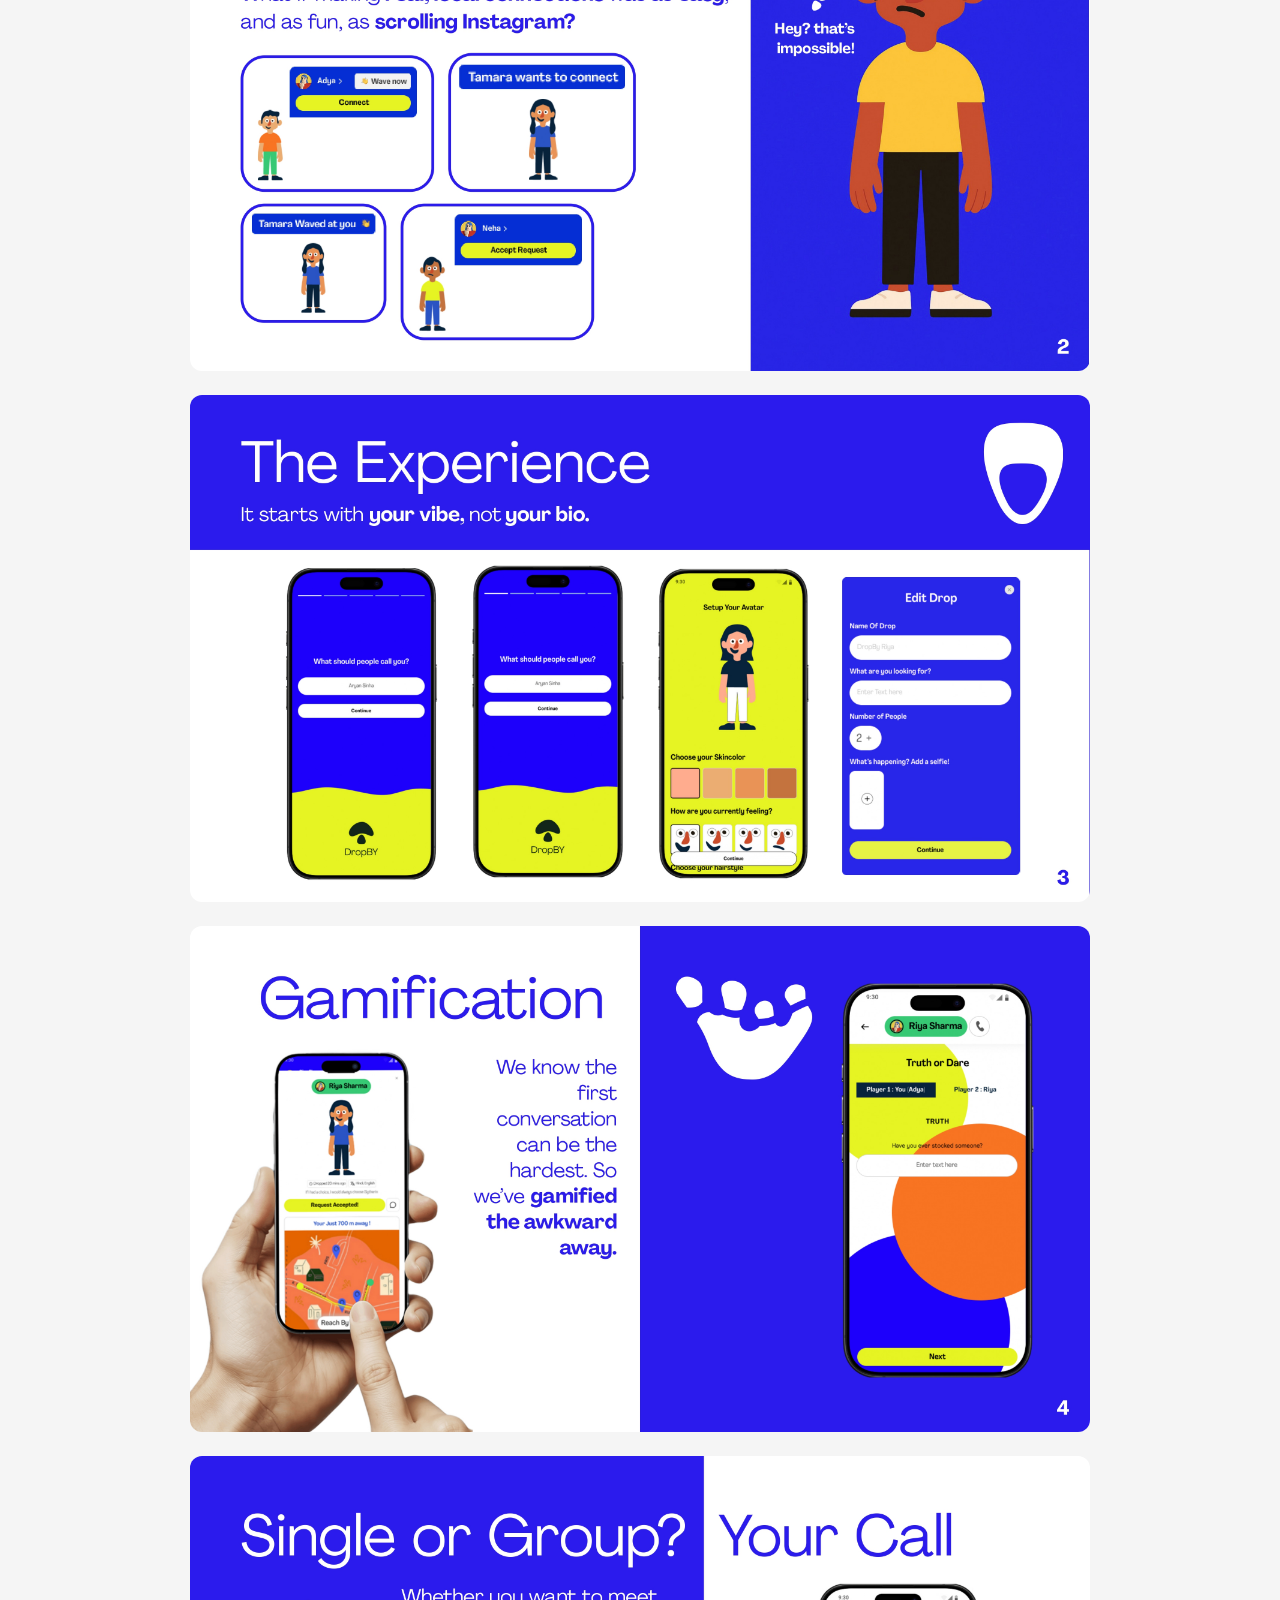
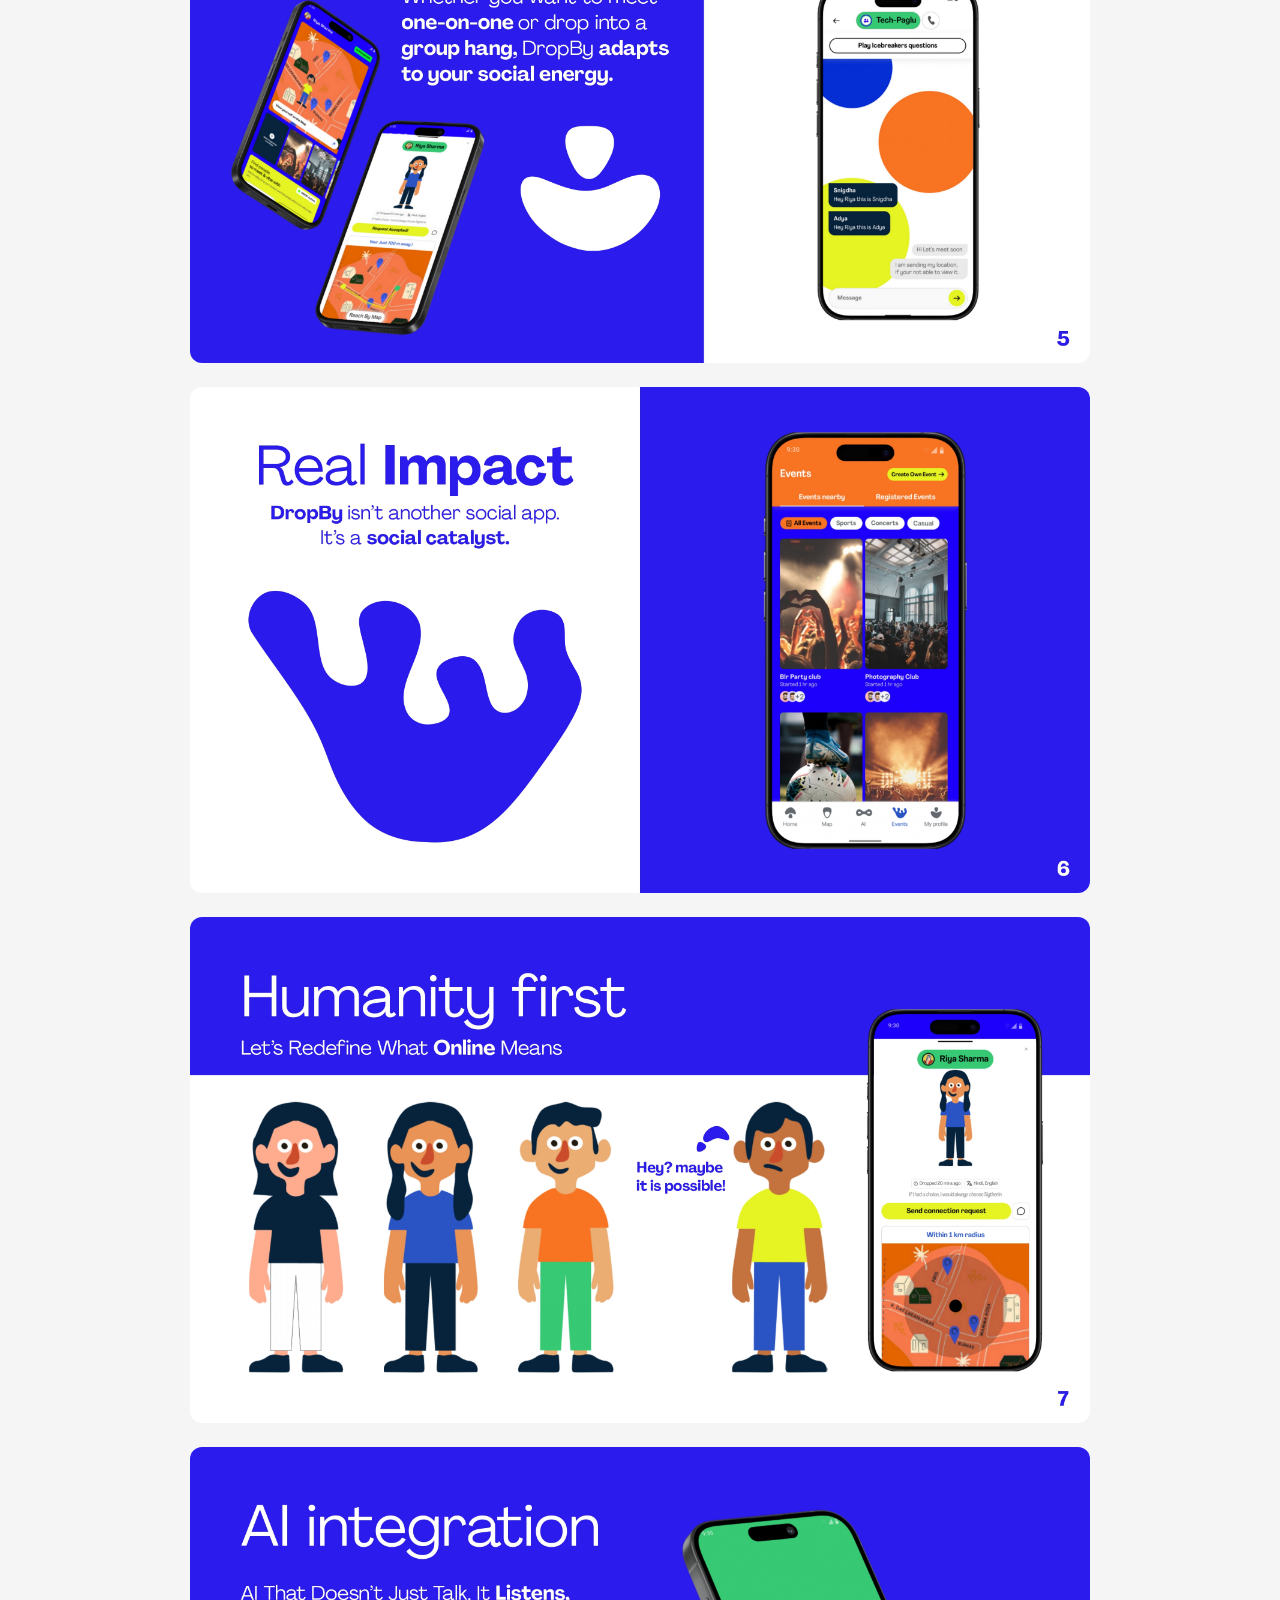
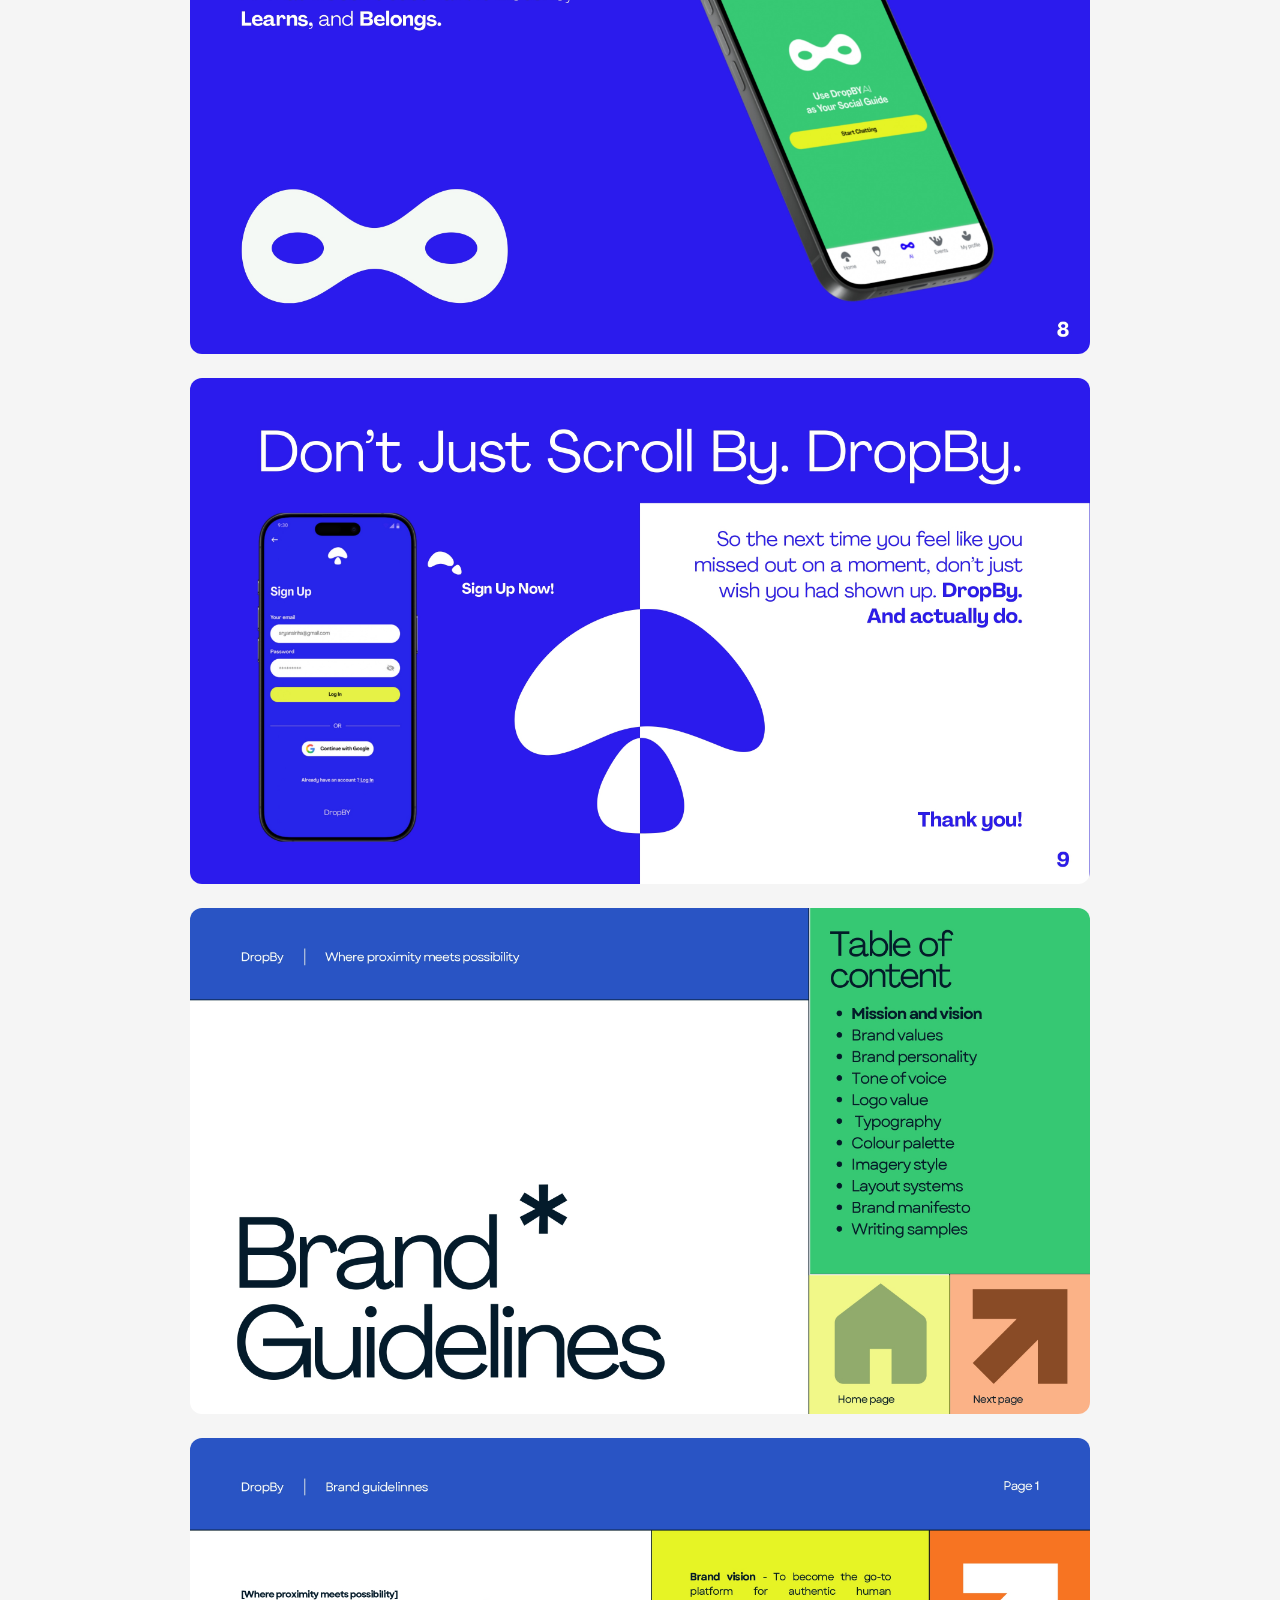
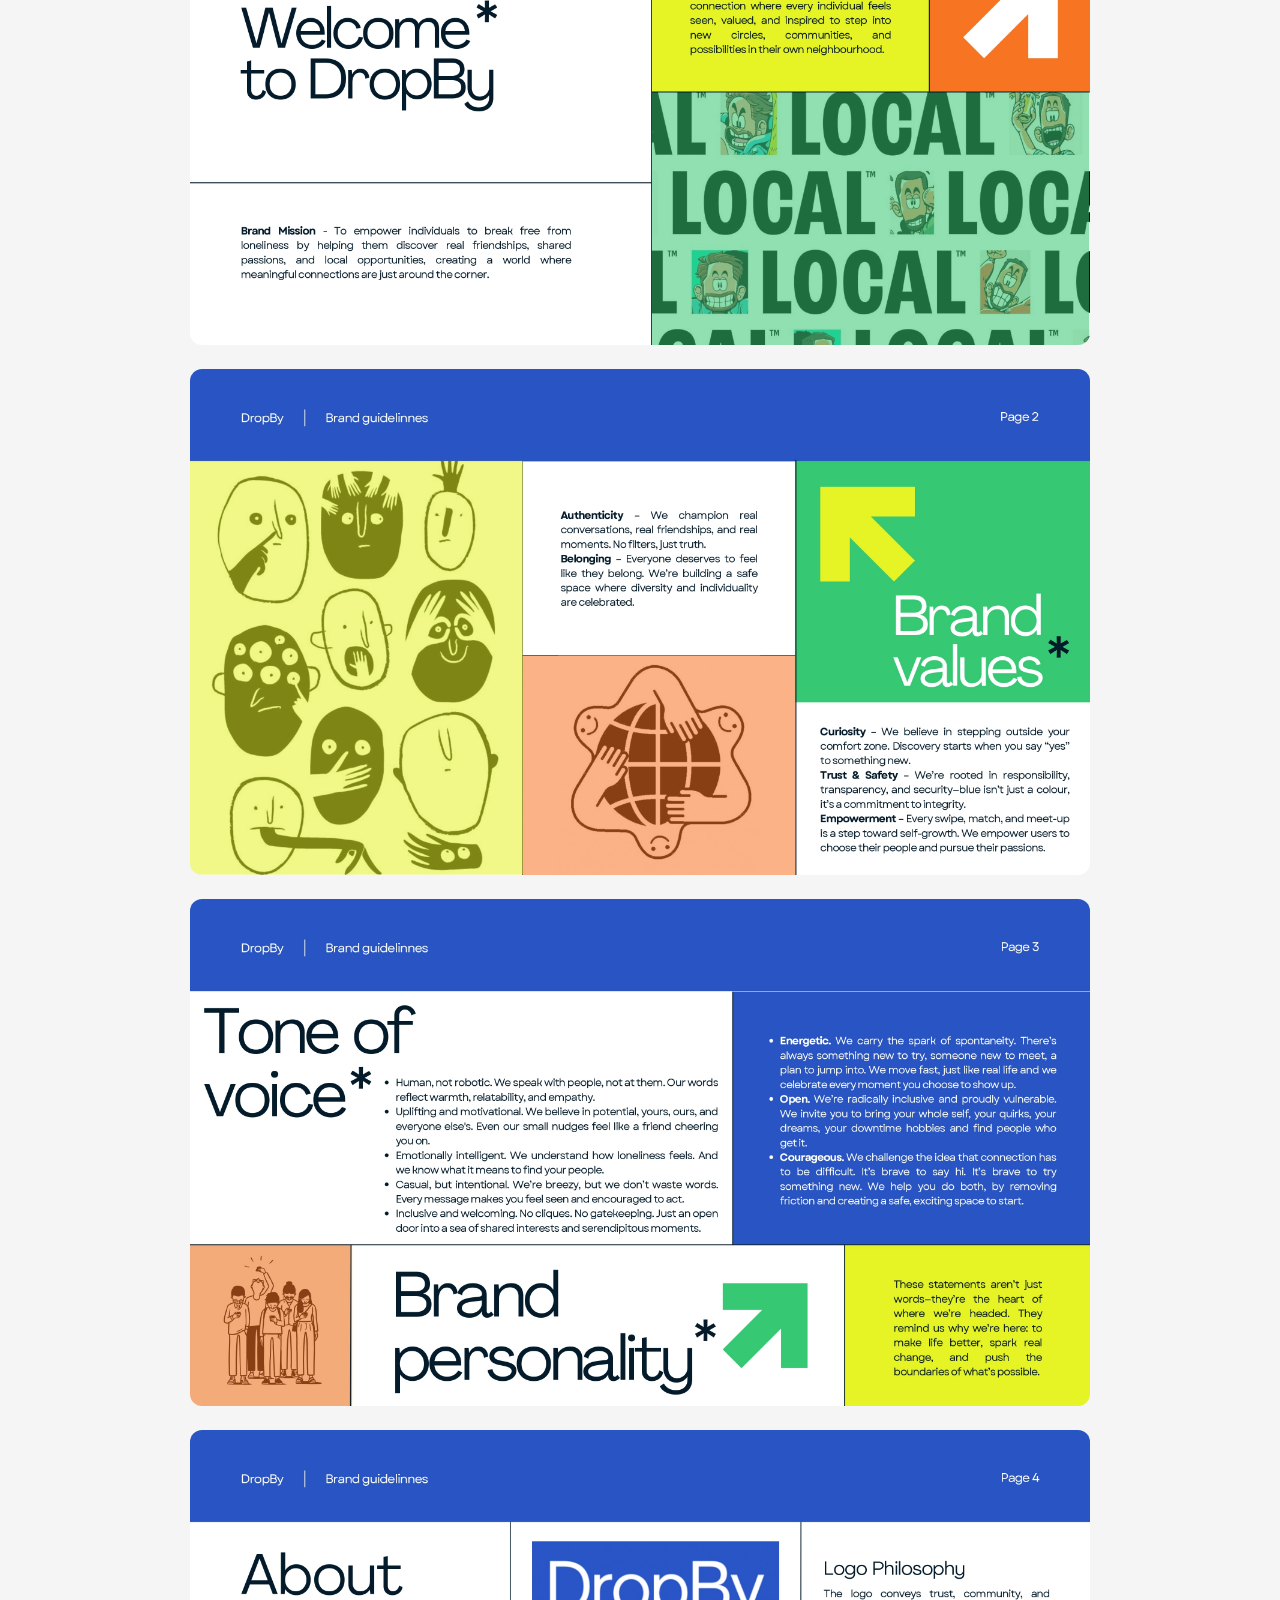
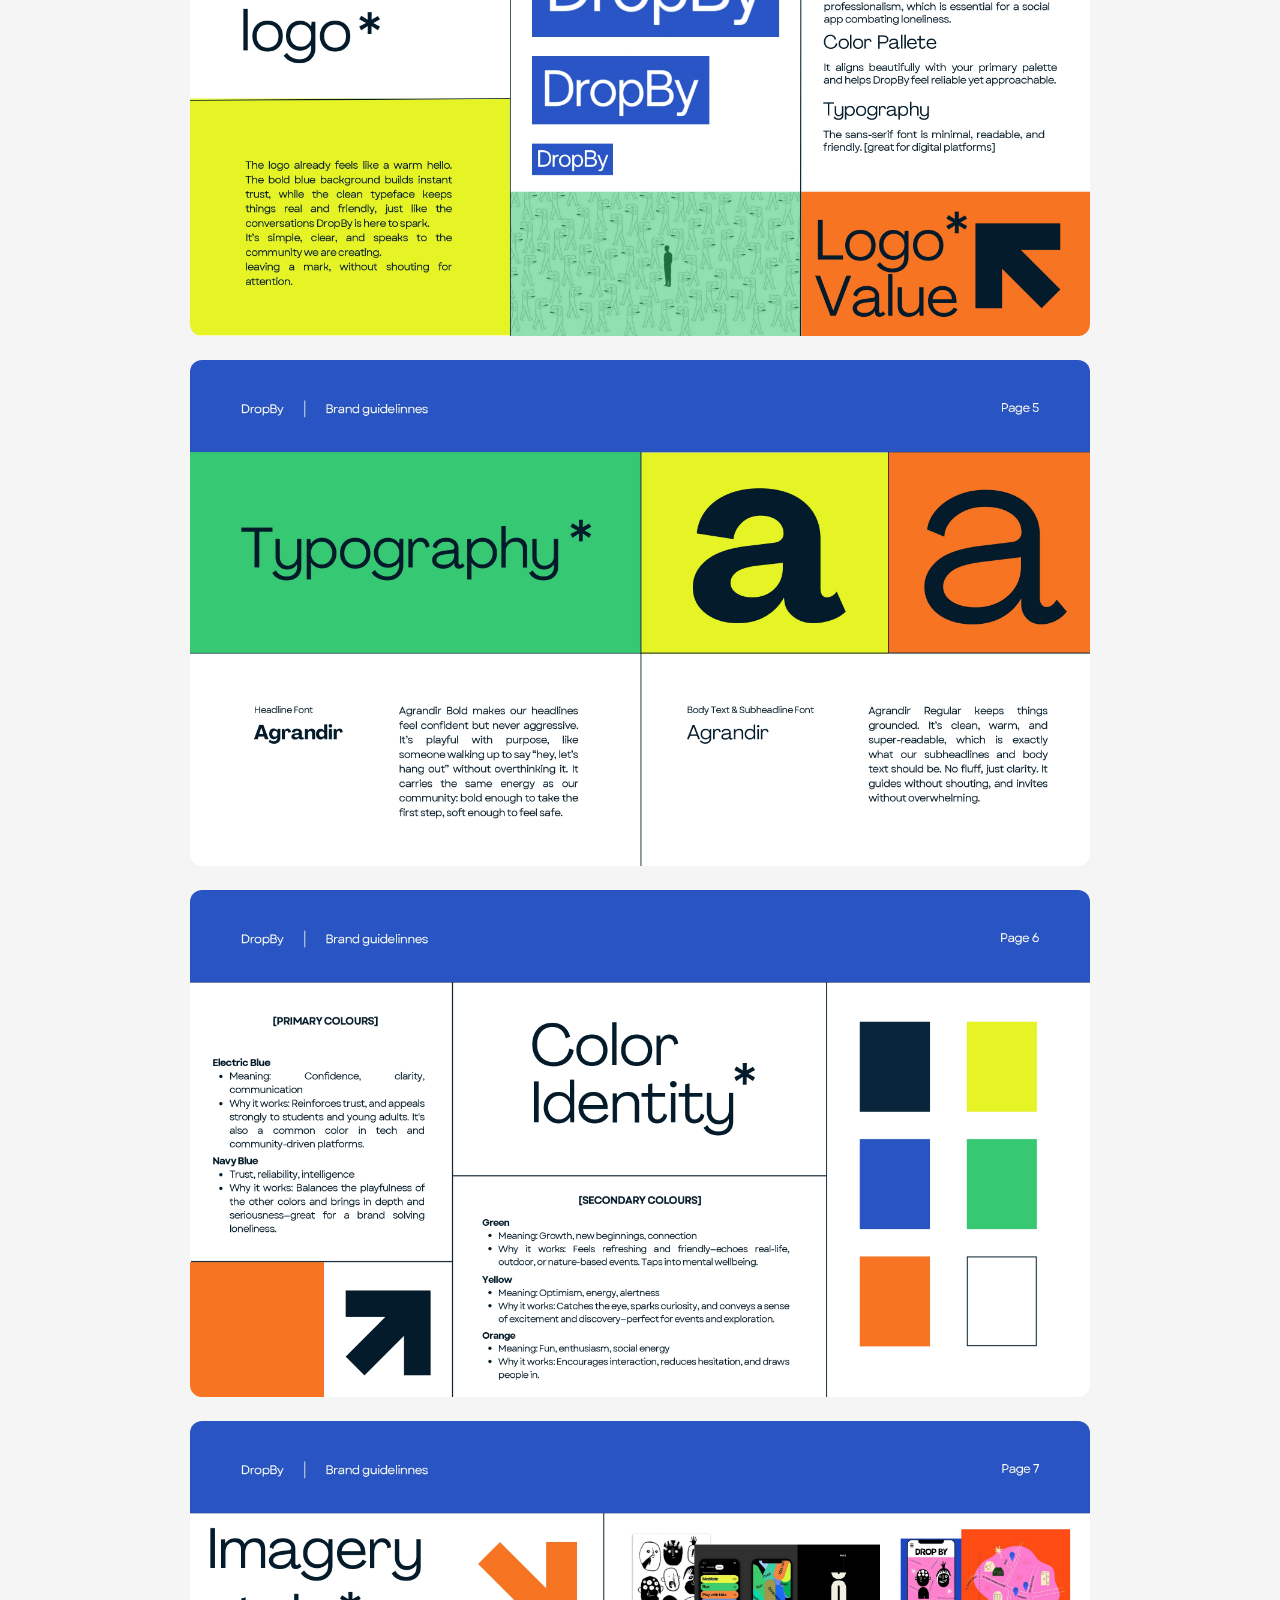
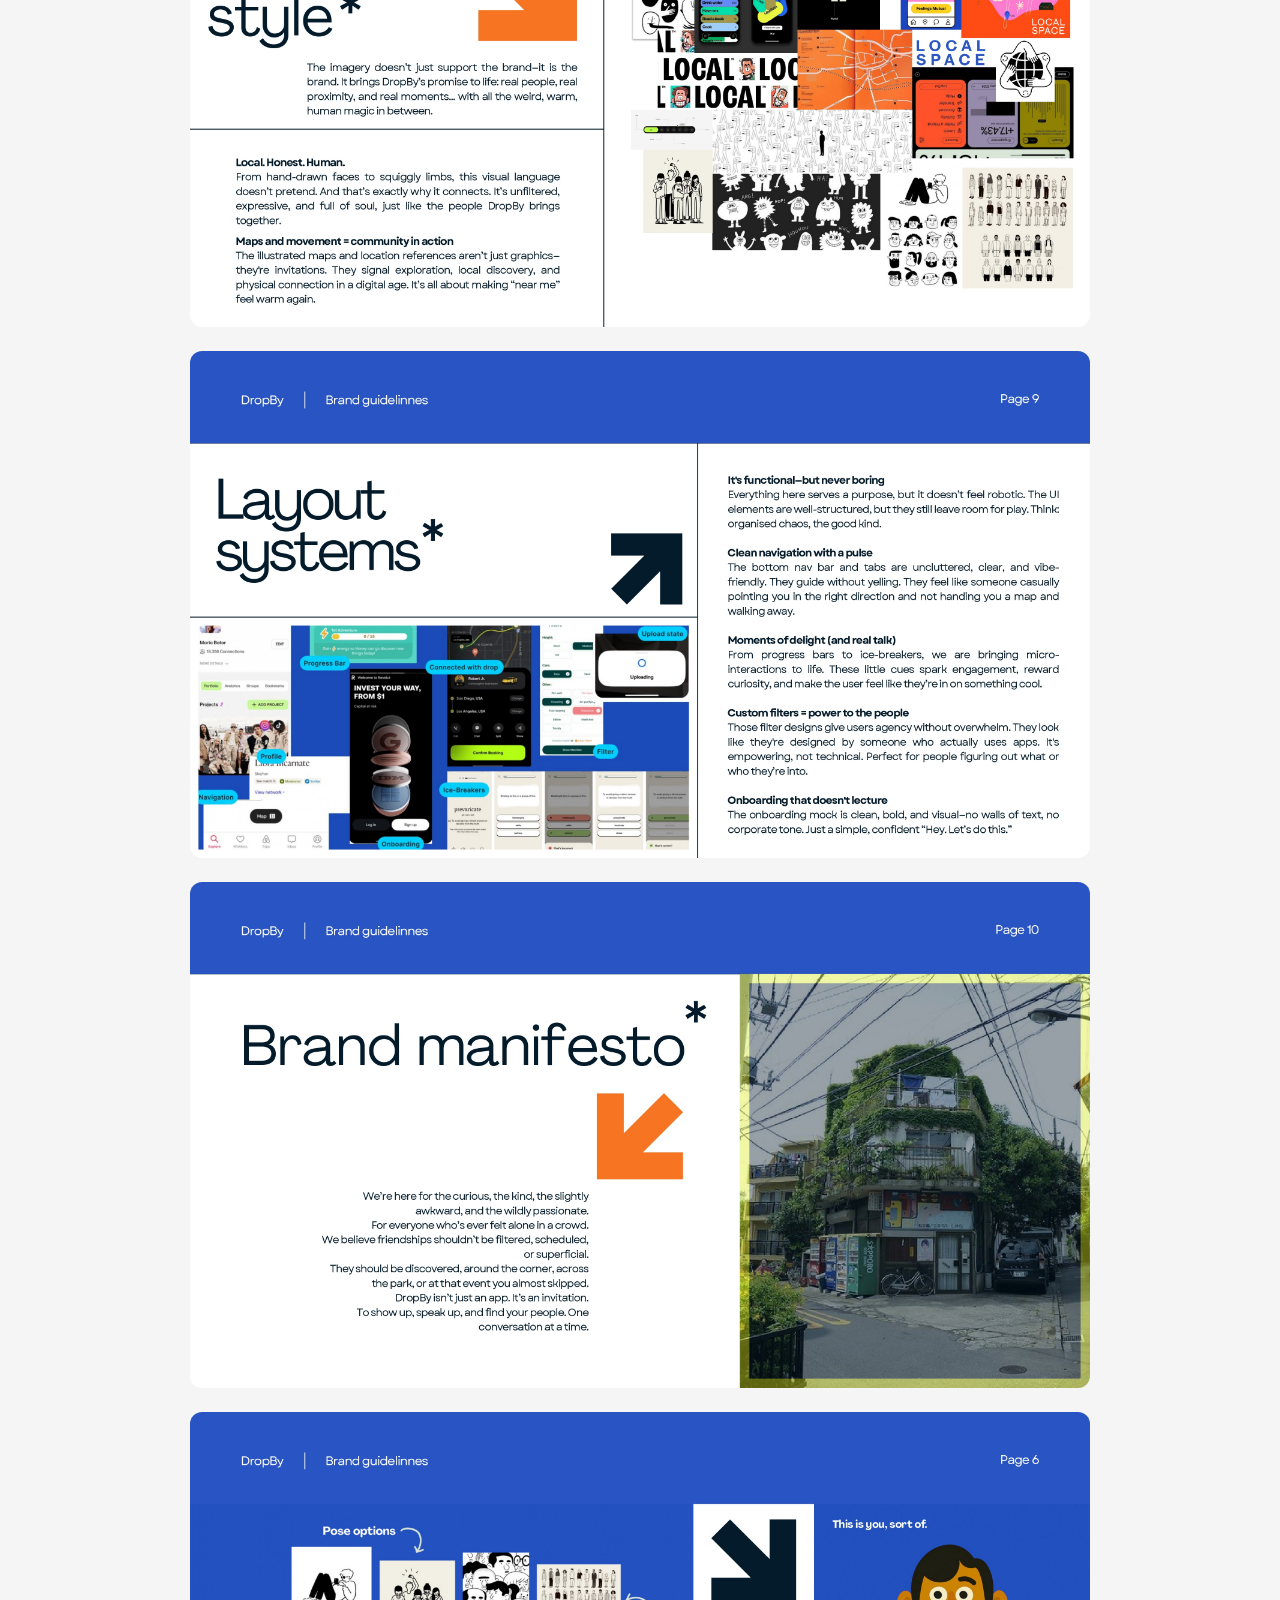
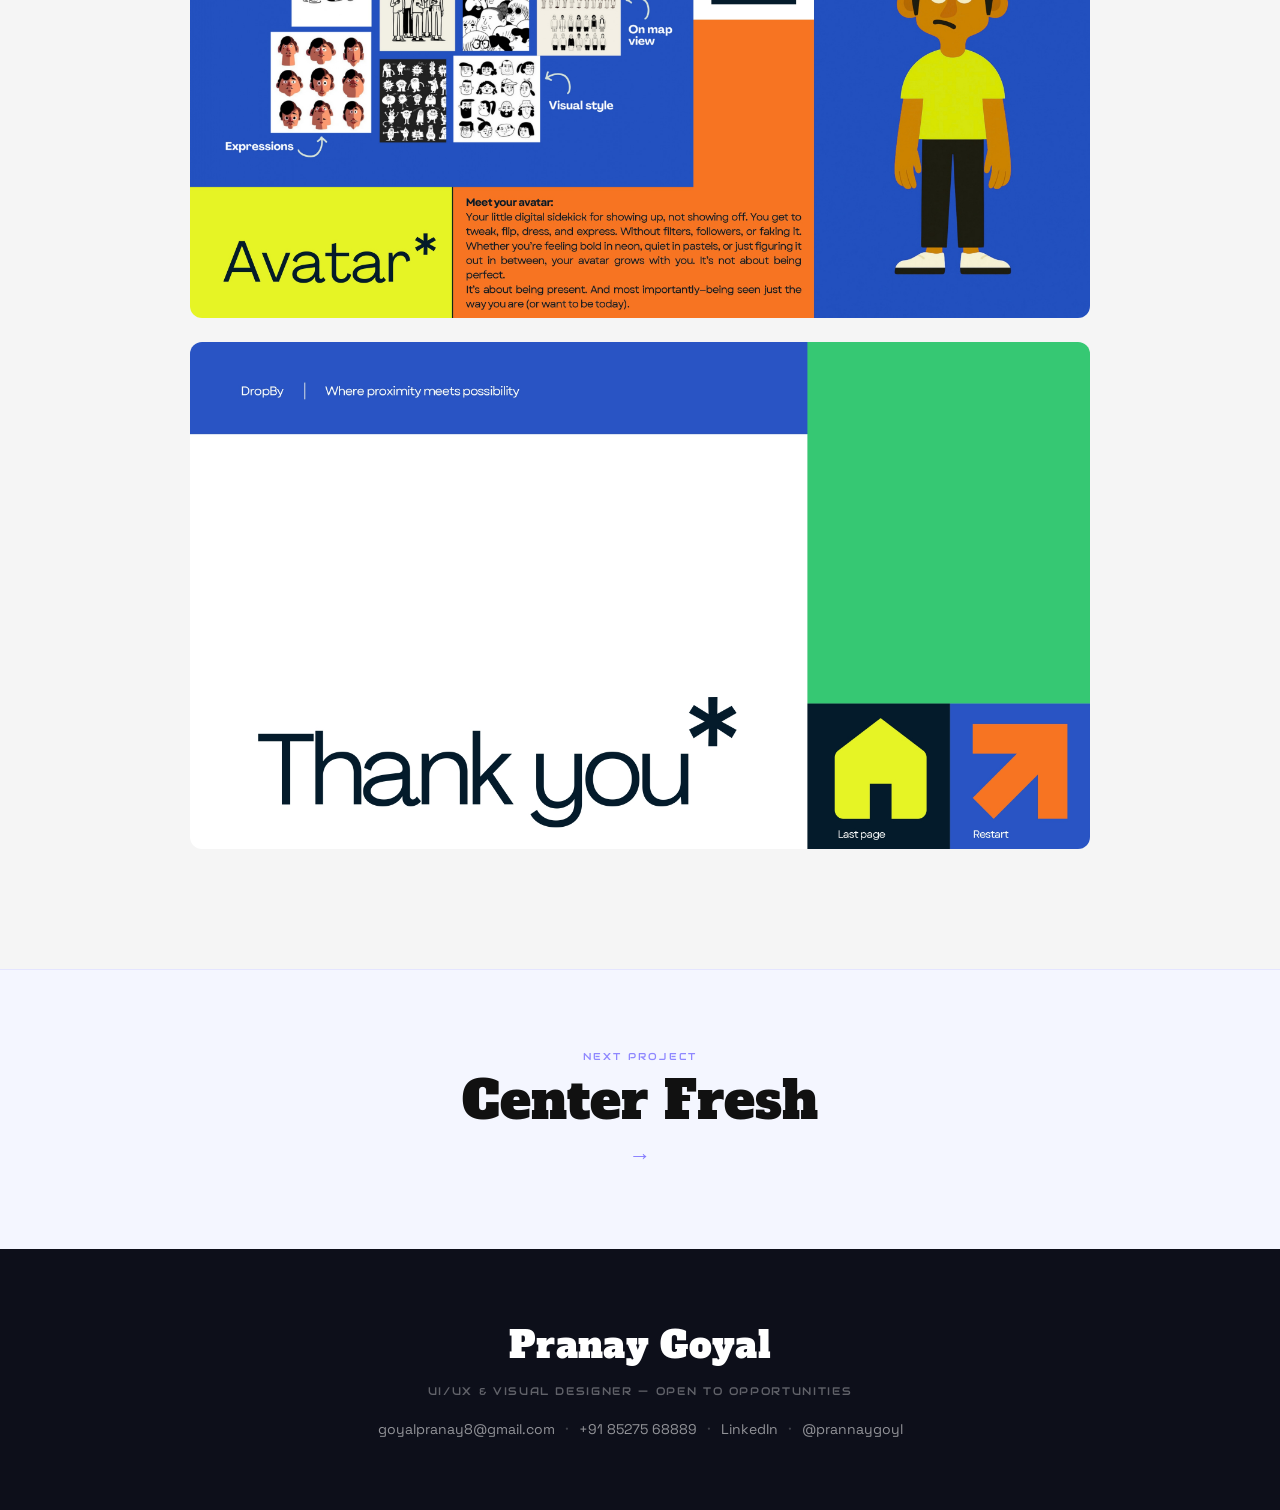
<file: dropby.html>
<!DOCTYPE html>
<html lang="en">
<head>
    <meta charset="UTF-8">
    <meta name="viewport" content="width=device-width, initial-scale=1.0">
    <title>Drop By — Case Study</title>
    <link href="https://fonts.googleapis.com/css2?family=Alfa+Slab+One&family=Audiowide&family=Space+Grotesk:wght@400;500;600;700&display=swap" rel="stylesheet">
    <link rel="stylesheet" href="styles.css">
    <link rel="stylesheet" href="case-study.css">
    <link rel="stylesheet" href="mobile.css">
</head>
<body>
    <canvas id="gridCanvas"></canvas>
    <nav>
        <a href="index.html">Home</a>
        <a href="index.html#about">About</a>
        <a href="assets/PRANAY GOYAL RESUME.pdf" target="_blank">Resume</a>
        <a href="mailto:goyalpranay8@gmail.com">Contact</a>
    </nav>
    <main class="cs-main">
        <a href="index.html" class="cs-back">← Back to portfolio</a>
        <div class="cs-badge">Medium</div>
        <h1 class="cs-title">Drop By</h1>
        <p class="cs-sub">Brand guidelines & UI screens for a social discovery app</p>

        <div class="cs-desc">
            <div class="cs-desc-text">
                <p>Drop By is a social discovery app built around spontaneous, location-based meetups — the digital equivalent of running into someone you know. The brief was to build a brand identity and UI system that felt casual and warm without losing the polish expected of a consumer app.</p>
                <p>I developed the full brand guidelines and UI screens — covering logo, colour system, typography, components, and key app flows. The design language needed to feel approachable for everyday users while remaining consistent enough to scale.</p>
            </div>
            <div class="cs-desc-meta">
                <div class="cs-meta-item">
                    <span class="cs-meta-label">Type</span>
                    <span class="cs-meta-value">Brand & UI Design</span>
                </div>
                <div class="cs-meta-item">
                    <span class="cs-meta-label">Deliverables</span>
                    <span class="cs-meta-value">Brand Guidelines</span>
                    <span class="cs-meta-value">UI Screens</span>
                </div>
                <div class="cs-meta-item">
                    <span class="cs-meta-label">Tools</span>
                    <span class="cs-meta-value">Figma</span>
                    <span class="cs-meta-value">Adobe Illustrator</span>
                </div>
            </div>
        </div>
    </main>

    <div class="scroll-gallery">
        <div class="frame-section"><img src="DropByAssets/ilovepdf_pages-to-jpg/DropBy_page-0001.jpg" class="frame-img" alt="Drop By slide 1"></div>
        <div class="frame-section"><img src="DropByAssets/ilovepdf_pages-to-jpg/DropBy_page-0002.jpg" class="frame-img" alt="Drop By slide 2"></div>
        <div class="frame-section"><img src="DropByAssets/ilovepdf_pages-to-jpg/DropBy_page-0003.jpg" class="frame-img" alt="Drop By slide 3"></div>
        <div class="frame-section"><img src="DropByAssets/ilovepdf_pages-to-jpg/DropBy_page-0004.jpg" class="frame-img" alt="Drop By slide 4"></div>
        <div class="frame-section"><img src="DropByAssets/ilovepdf_pages-to-jpg/DropBy_page-0005.jpg" class="frame-img" alt="Drop By slide 5"></div>
        <div class="frame-section"><img src="DropByAssets/ilovepdf_pages-to-jpg/DropBy_page-0006.jpg" class="frame-img" alt="Drop By slide 6"></div>
        <div class="frame-section"><img src="DropByAssets/ilovepdf_pages-to-jpg/DropBy_page-0007.jpg" class="frame-img" alt="Drop By slide 7"></div>
        <div class="frame-section"><img src="DropByAssets/ilovepdf_pages-to-jpg/DropBy_page-0008.jpg" class="frame-img" alt="Drop By slide 8"></div>
        <div class="frame-section"><img src="DropByAssets/ilovepdf_pages-to-jpg/DropBy_page-0009.jpg" class="frame-img" alt="Drop By slide 9"></div>
        <div class="frame-section"><img src="DropByAssets/ilovepdf_pages-to-jpg (1)/DropBy-2_page-0001.jpg" class="frame-img" alt="Drop By slide 10"></div>
        <div class="frame-section"><img src="DropByAssets/ilovepdf_pages-to-jpg (1)/DropBy-2_page-0002.jpg" class="frame-img" alt="Drop By slide 11"></div>
        <div class="frame-section"><img src="DropByAssets/ilovepdf_pages-to-jpg (1)/DropBy-2_page-0003.jpg" class="frame-img" alt="Drop By slide 12"></div>
        <div class="frame-section"><img src="DropByAssets/ilovepdf_pages-to-jpg (1)/DropBy-2_page-0004.jpg" class="frame-img" alt="Drop By slide 13"></div>
        <div class="frame-section"><img src="DropByAssets/ilovepdf_pages-to-jpg (1)/DropBy-2_page-0005.jpg" class="frame-img" alt="Drop By slide 14"></div>
        <div class="frame-section"><img src="DropByAssets/ilovepdf_pages-to-jpg (1)/DropBy-2_page-0006.jpg" class="frame-img" alt="Drop By slide 15"></div>
        <div class="frame-section"><img src="DropByAssets/ilovepdf_pages-to-jpg (1)/DropBy-2_page-0007.jpg" class="frame-img" alt="Drop By slide 16"></div>
        <div class="frame-section"><img src="DropByAssets/ilovepdf_pages-to-jpg (1)/DropBy-2_page-0008.jpg" class="frame-img" alt="Drop By slide 17"></div>
        <div class="frame-section"><img src="DropByAssets/ilovepdf_pages-to-jpg (1)/DropBy-2_page-0009.jpg" class="frame-img" alt="Drop By slide 18"></div>
        <div class="frame-section"><img src="DropByAssets/ilovepdf_pages-to-jpg (1)/DropBy-2_page-0010.jpg" class="frame-img" alt="Drop By slide 19"></div>
        <div class="frame-section"><img src="DropByAssets/ilovepdf_pages-to-jpg (1)/DropBy-2_page-0011.jpg" class="frame-img" alt="Drop By slide 20"></div>
        <div class="frame-section"><img src="DropByAssets/ilovepdf_pages-to-jpg (1)/DropBy-2_page-0012.jpg" class="frame-img" alt="Drop By slide 21"></div>
    </div>

    <a href="center-fresh.html" class="next-project">
        <span class="next-project-label">Next Project</span>
        <span class="next-project-title">Center Fresh</span>
        <span class="next-project-arrow">→</span>
    </a>

    <footer class="site-footer">
        <div class="footer-inner">
            <div class="footer-name">Pranay Goyal</div>
            <div class="footer-tagline">UI/UX & Visual Designer — open to opportunities</div>
            <div class="footer-links">
                <a href="mailto:goyalpranay8@gmail.com" class="footer-link">goyalpranay8@gmail.com</a>
                <span class="footer-dot">·</span>
                <a href="tel:+918527568889" class="footer-link">+91 85275 68889</a>
                <span class="footer-dot">·</span>
                <a href="https://www.linkedin.com/in/pranay-goyal-0a65b3248/" target="_blank" class="footer-link">LinkedIn</a>
                <span class="footer-dot">·</span>
                <a href="https://www.instagram.com/prannaygoyl" target="_blank" class="footer-link">@prannaygoyl</a>
            </div>
        </div>
    </footer>

    <script src="script.js"></script>
</body>
</html>
</file>
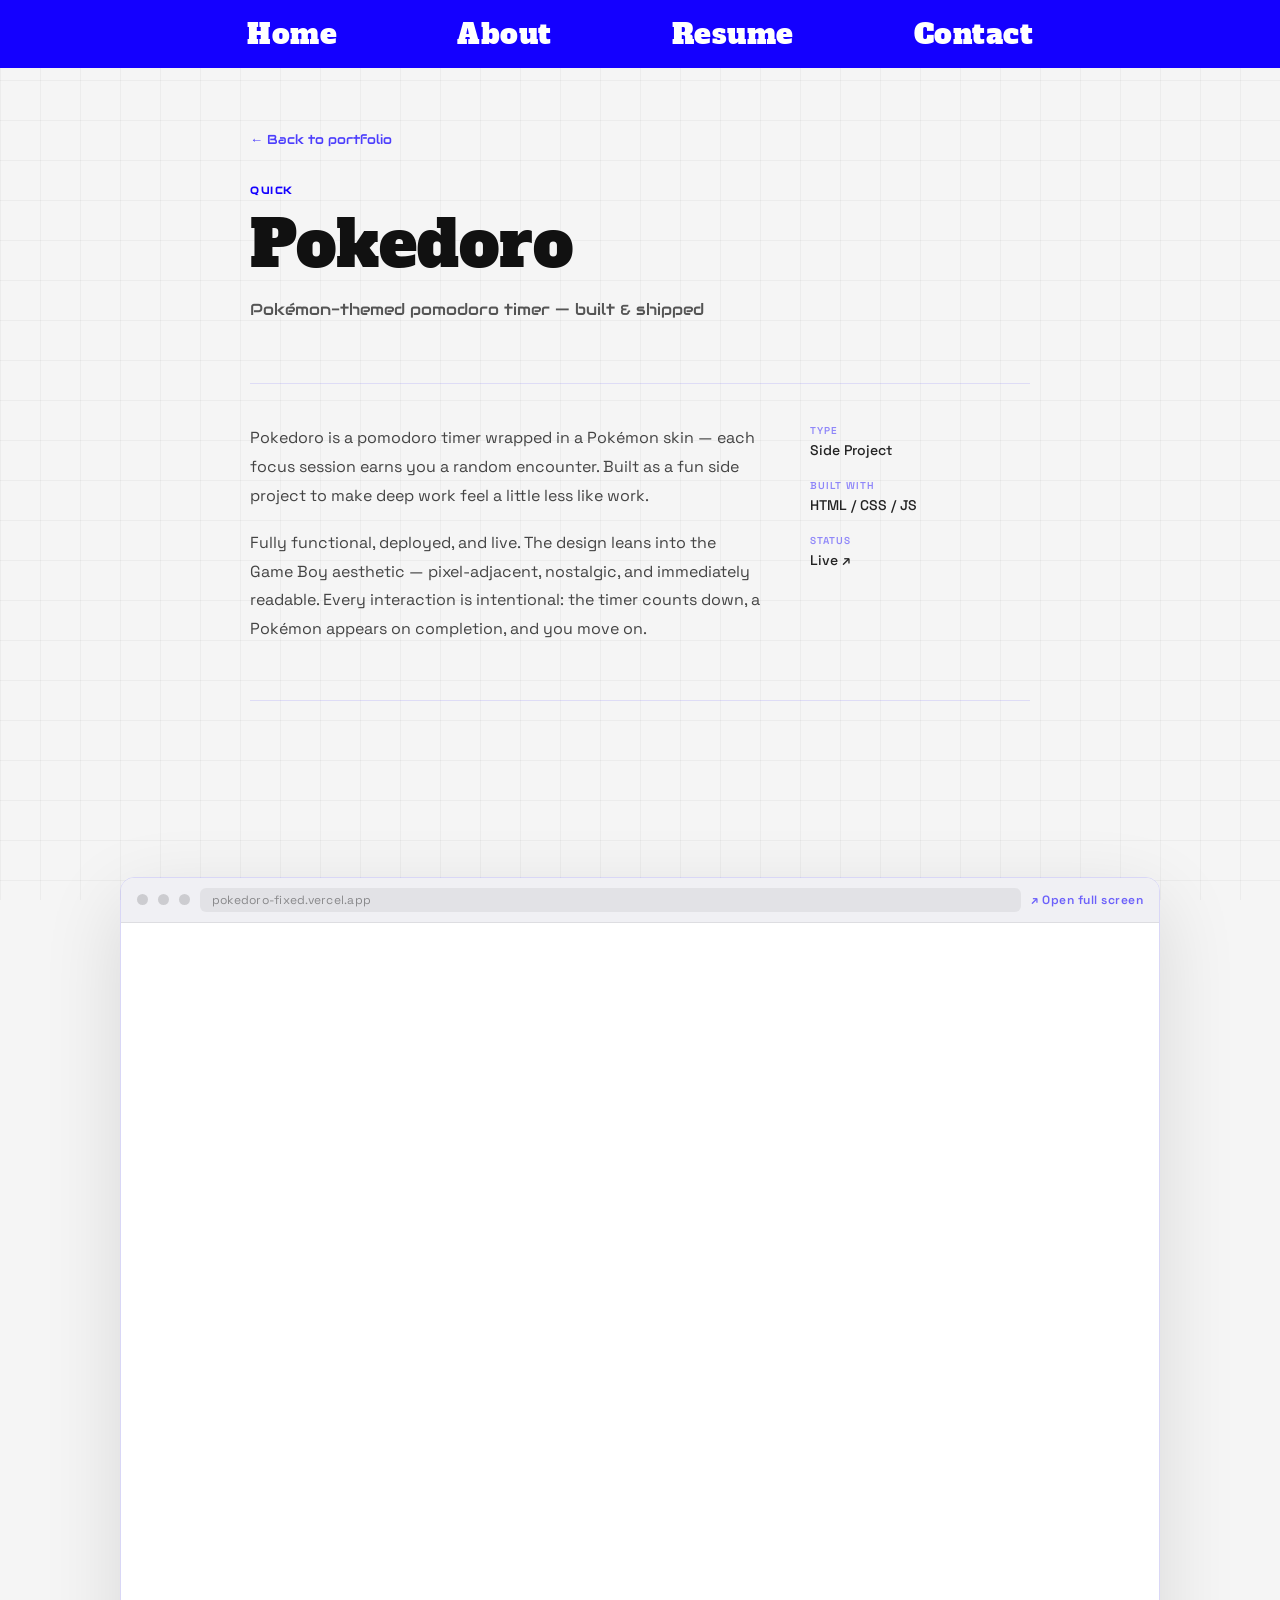
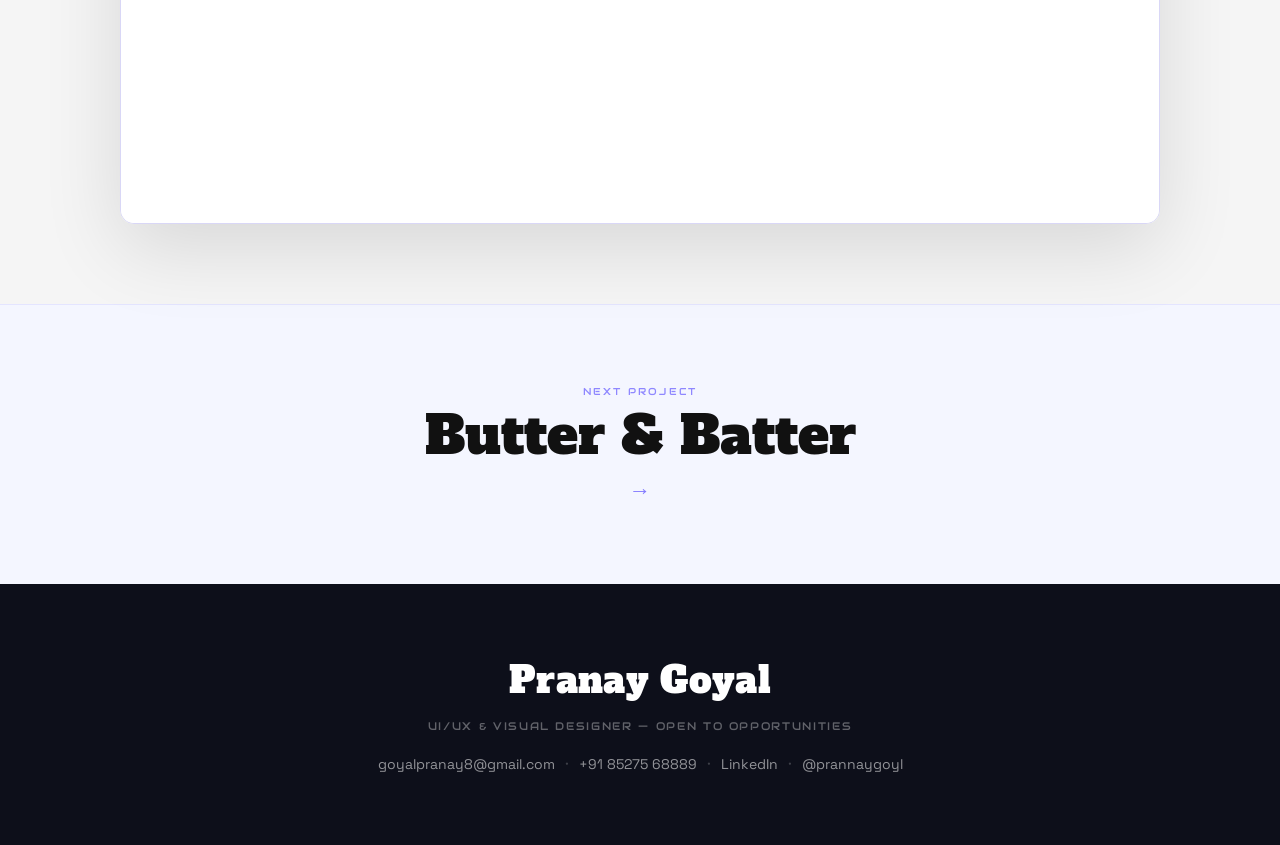
<file: pokedoro.html>
<!DOCTYPE html>
<html lang="en">
<head>
    <meta charset="UTF-8">
    <meta name="viewport" content="width=device-width, initial-scale=1.0">
    <title>Pokedoro — Case Study</title>
    <link href="https://fonts.googleapis.com/css2?family=Alfa+Slab+One&family=Audiowide&family=Space+Grotesk:wght@400;500;600;700&display=swap" rel="stylesheet">
    <link rel="stylesheet" href="styles.css">
    <link rel="stylesheet" href="case-study.css">
    <style>
        .pk-demo {
            padding: 0 120px 80px;
            position: relative;
            z-index: 1;
        }

        .pk-browser {
            border-radius: 14px;
            overflow: hidden;
            border: 1px solid rgba(20,0,255,0.12);
            box-shadow: 0 24px 80px rgba(0,0,0,0.12);
        }

        .pk-browser-bar {
            background: #f0f0f4;
            padding: 10px 16px;
            display: flex;
            align-items: center;
            gap: 10px;
            border-bottom: 1px solid rgba(0,0,0,0.08);
        }

        .pk-dot {
            width: 11px;
            height: 11px;
            border-radius: 50%;
            background: rgba(0,0,0,0.15);
            display: block;
        }

        .pk-url {
            flex: 1;
            font-family: 'Space Grotesk', sans-serif;
            font-size: 12px;
            color: rgba(0,0,0,0.4);
            background: rgba(0,0,0,0.06);
            padding: 4px 12px;
            border-radius: 6px;
            letter-spacing: 0.02em;
        }

        .pk-open {
            font-family: 'Space Grotesk', sans-serif;
            font-size: 12px;
            font-weight: 600;
            color: rgba(20,0,255,0.6);
            text-decoration: none;
            letter-spacing: 0.04em;
            transition: color 0.2s;
        }
        .pk-open:hover { color: rgba(20,0,255,1); }

        .pk-iframe {
            width: 100%;
            height: 900px;
            border: none;
            display: block;
            background: #fff;
        }

        .pk-iframe-scaler {
            overflow: hidden;
        }

        @media (max-width: 768px) {
            .pk-demo {
                padding: 0 16px 48px;
            }
            /* zoom shrinks the iframe AND its layout box, so the container
               naturally wraps the shrunken content without clipping */
            .pk-iframe {
                width: 1000px;
                height: 900px;
                zoom: 0.34;
            }
        }
    </style>
    <link rel="stylesheet" href="mobile.css">
</head>
<body>
    <canvas id="gridCanvas"></canvas>
    <nav>
        <a href="index.html">Home</a>
        <a href="index.html#about">About</a>
        <a href="assets/PRANAY GOYAL RESUME.pdf" target="_blank">Resume</a>
        <a href="mailto:goyalpranay8@gmail.com">Contact</a>
    </nav>
    <main class="cs-main">
        <a href="index.html" class="cs-back">← Back to portfolio</a>
        <div class="cs-badge">Quick</div>
        <h1 class="cs-title">Pokedoro</h1>
        <p class="cs-sub">Pokémon-themed pomodoro timer — built & shipped</p>

        <div class="cs-desc">
            <div class="cs-desc-text">
                <p>Pokedoro is a pomodoro timer wrapped in a Pokémon skin — each focus session earns you a random encounter. Built as a fun side project to make deep work feel a little less like work.</p>
                <p>Fully functional, deployed, and live. The design leans into the Game Boy aesthetic — pixel-adjacent, nostalgic, and immediately readable. Every interaction is intentional: the timer counts down, a Pokémon appears on completion, and you move on.</p>
            </div>
            <div class="cs-desc-meta">
                <div class="cs-meta-item">
                    <span class="cs-meta-label">Type</span>
                    <span class="cs-meta-value">Side Project</span>
                </div>
                <div class="cs-meta-item">
                    <span class="cs-meta-label">Built with</span>
                    <span class="cs-meta-value">HTML / CSS / JS</span>
                </div>
                <div class="cs-meta-item">
                    <span class="cs-meta-label">Status</span>
                    <span class="cs-meta-value">Live ↗</span>
                </div>
            </div>
        </div>

    </main>

    <div class="pk-demo">
        <div class="pk-browser">
            <div class="pk-browser-bar">
                <span class="pk-dot"></span>
                <span class="pk-dot"></span>
                <span class="pk-dot"></span>
                <span class="pk-url">pokedoro-fixed.vercel.app</span>
                <a href="https://pokedoro-fixed.vercel.app/" target="_blank" class="pk-open">↗ Open full screen</a>
            </div>
            <div class="pk-iframe-scaler">
                <iframe src="https://pokedoro-fixed.vercel.app/" class="pk-iframe" title="Pokedoro live app"></iframe>
            </div>
        </div>
    </div>
    <a href="butter-batter.html" class="next-project">
        <span class="next-project-label">Next Project</span>
        <span class="next-project-title">Butter &amp; Batter</span>
        <span class="next-project-arrow">→</span>
    </a>

    <footer class="site-footer">
        <div class="footer-inner">
            <div class="footer-name">Pranay Goyal</div>
            <div class="footer-tagline">UI/UX & Visual Designer — open to opportunities</div>
            <div class="footer-links">
                <a href="mailto:goyalpranay8@gmail.com" class="footer-link">goyalpranay8@gmail.com</a>
                <span class="footer-dot">·</span>
                <a href="tel:+918527568889" class="footer-link">+91 85275 68889</a>
                <span class="footer-dot">·</span>
                <a href="https://www.linkedin.com/in/pranay-goyal-0a65b3248/" target="_blank" class="footer-link">LinkedIn</a>
                <span class="footer-dot">·</span>
                <a href="https://www.instagram.com/prannaygoyl" target="_blank" class="footer-link">@prannaygoyl</a>
            </div>
        </div>
    </footer>

    <script src="script.js"></script>
</body>
</html>
</file>
<file: styles.css>
:root {
    --blue: #1400FF;
    --cyan: #00B4FF;
}

* { margin: 0; padding: 0; box-sizing: border-box; }

.no-transition, .no-transition * { transition: none !important; }

body {
    font-family: 'Audiowide', sans-serif;
    background: #f5f5f5;
    overflow-x: hidden;
    transition: background 0.5s ease, color 0.5s ease;
}

/* ==================== VISUAL MODE (inverted) ==================== */
body.visual-mode {
    background: #0d0d1a;
}

body.visual-mode nav {
    background: #0a0aee;
}

body.visual-mode .hero-headline {
    color: #ffffff;
}

body.visual-mode .hero-body {
    color: #b0b8cc;
}

body.visual-mode .blue {
    color: #6677ff;
}

body.visual-mode .cyan {
    color: #00d4ff;
}

body.visual-mode .toggle-label {
    color: #ddd;
}

body.visual-mode .sticky-note {
    background: #2a2a1a;
    box-shadow: 3px 5px 14px rgba(0,0,0,0.5);
}

body.visual-mode .sticky-note p:first-child {
    color: #6677ff;
}

body.visual-mode .deco {
    background: rgba(80, 100, 255, 0.18);
}

body.visual-mode .pegboard {
    background-color: #03080f;
    background-image: radial-gradient(circle, rgba(0, 255, 180, 0.3) 2.5px, transparent 2.5px);
    box-shadow:
        inset 0 0 60px rgba(0, 255, 180, 0.06),
        inset 0 0 120px rgba(0, 100, 255, 0.08),
        0 0 40px rgba(0, 200, 150, 0.12);
}

/* ==================== GRID BACKGROUND ==================== */
#gridCanvas {
    position: fixed;
    inset: 0;
    z-index: 0;
    pointer-events: none;
}

/* ==================== NAVBAR ==================== */
nav {
    position: relative;
    z-index: 100;
    background: var(--blue);
    display: flex;
    justify-content: center;
    gap: 120px;
    padding: 15px 0;
}

nav a {
    font-family: 'Alfa Slab One', serif;
    font-size: 28px;
    color: white;
    text-decoration: none;
    letter-spacing: 0.5px;
    transition: opacity 0.2s;
}
nav a:hover { opacity: 0.75; }

/* ==================== MAIN SECTION ==================== */
.main-section {
    position: relative;
    z-index: 1;
    min-height: calc(100vh - 58px);
    display: flex;
    align-items: center;
    justify-content: center;
    padding: 80px 60px 60px;
    overflow: hidden;
}

.hero-inner {
    display: flex;
    align-items: center;
    justify-content: center;
    width: 100%;
    max-width: 1400px;
    gap: 30px;
}

/* Decorative scattered squares */
.deco {
    position: absolute;
    border-radius: 4px;
    background: rgba(100, 130, 230, 0.28);
    pointer-events: none;
}

/* ==================== TOGGLE ==================== */
.toggle-area {
    position: absolute;
    top: 28px;
    right: 60px;
    display: flex;
    align-items: center;
    gap: 12px;
    cursor: pointer;
    user-select: none;
}

.toggle-btn-img {
    width: 140px;
    height: auto;
    object-fit: contain;
    transition: transform 0.2s;
}

.toggle-area:hover .toggle-btn-img { transform: scale(1.05); }

/* Blue toggle switch */
.toggle-switch {
    width: 54px;
    height: 28px;
    background: var(--blue);
    border-radius: 14px;
    position: relative;
    flex-shrink: 0;
    transition: background 0.3s;
}

.toggle-switch::after {
    content: '';
    position: absolute;
    width: 22px;
    height: 22px;
    background: white;
    border-radius: 50%;
    top: 3px;
    left: 3px;
    transition: transform 0.35s cubic-bezier(0.34, 1.56, 0.64, 1);
}

.toggle-area.on .toggle-switch::after { transform: translateX(26px); }

/* ==================== HERO LEFT ==================== */
.hero-left {
    flex: 1;
    max-width: 780px;
    position: relative;
    padding-top: 160px;
}

/* Sticky note */
.sticky-note {
    position: absolute;
    top: -60px;
    left: -8px;
    width: 158px;
    height: 158px;
    background: #FFE566;
    padding: 14px 12px;
    transform: rotate(30deg);
    box-shadow: 3px 5px 14px rgba(0,0,0,0.18);
    cursor: pointer;
    display: flex;
    flex-direction: column;
    justify-content: space-around;
    transition: transform 0.25s ease, box-shadow 0.25s ease;
}

.sticky-note:hover {
    transform: rotate(30deg) translateY(-12px);
    box-shadow: 6px 18px 32px rgba(0,0,0,0.25);
}

.sticky-note p {
    font-family: 'Comic Sans MS', 'Comic Sans', cursive;
    font-size: 11.5px;
    font-weight: 700;
    line-height: 1.45;
}
.sticky-note p { color: var(--blue); }

.hero-name {
    font-family: 'Audiowide', sans-serif;
    font-size: 12px;
    font-weight: 400;
    letter-spacing: 0.2em;
    text-transform: uppercase;
    color: var(--blue);
    opacity: 0.6;
    margin: 0 0 14px;
}

body.visual-mode .hero-name { color: #6af0c8; }

.hero-headline {
    font-family: 'Alfa Slab One', serif;
    font-size: 56px;
    font-weight: 400;
    line-height: 1.1;
    letter-spacing: -0.5px;
    color: #111;
}

.blue { color: var(--blue); }
.cyan { color: var(--cyan); }

.hero-body {
    margin-top: 20px;
    font-family: 'Audiowide', sans-serif;
    font-size:20px;
    line-height: 1.75;
    color: #444;
    max-width: 720px;
}

/* ==================== HERO RIGHT ==================== */
.hero-right {
    flex: 0 0 420px;
    position: relative;
    height: 520px;
    margin-left: 0;
}

.circles-wrapper {
    position: relative;
    width: 100%;
    height: 100%;
}

.circle {
    position: absolute;
    border-radius: 91%;
    overflow: hidden;
    display: flex;
    align-items: flex-end;
    justify-content: center;
    border: 15px solid white;
    box-shadow: 0 12px 36px rgba(0,0,0,0.22);
    transition:
        top 0.55s cubic-bezier(0.34, 1.56, 0.64, 1),
        left 0.55s cubic-bezier(0.34, 1.56, 0.64, 1),
        width 0.55s cubic-bezier(0.34, 1.56, 0.64, 1),
        height 0.55s cubic-bezier(0.34, 1.56, 0.64, 1);
}

.circle img {
    width: 100%;
    height: 100%;
    object-fit: cover;
    object-position: center center;
}

.circle-1 img {
    object-fit: cover;
    object-position: center top;
    transform: scale(1.15);
    transform-origin: top center;
}

/* Default: circle-1 (blue) small, circle-2 (green) large */
.circle-1 { background: #BDE8FF; width: 210px; height: 210px; top: 20px;  left: 30px;  z-index: 2; }
.circle-2 { background: #B6F0E6; width: 290px; height: 290px; top: 200px; left: 130px; z-index: 1; }

/* Swapped: circle-1 becomes large, circle-2 becomes small */
.circles-wrapper.swapped .circle-1 { width: 290px; height: 290px; top: 200px; left: 130px; }
.circles-wrapper.swapped .circle-2 { width: 210px; height: 210px; top: 20px;  left: 30px; }

.design-sticker {
    position: absolute;
    top: 20px;
    right: 0;
    width: 192px;
    z-index: 0;
    pointer-events: none;
    transform: rotate(-9deg);
    filter: drop-shadow(2px 3px 5px rgba(0,0,0,0.2));
}

/* ==================== PEGBOARD SECTION ==================== */
.pegboard-section {
    position: relative;
    z-index: 1;
    padding: 10px 60px 80px;
    display: flex;
    justify-content: center;
}

.pegboard-inner {
    width: 100%;
    max-width: 1200px;
}

.pegboard {
    background: #C5F0DC;
    background-image: radial-gradient(circle, rgba(140, 190, 158, 0.65) 2.5px, transparent 2.5px);
    background-size: 28px 28px;
    border-radius: 20px;
    min-height: 660px;
    position: relative;
    overflow: visible;
}

/* ==================== PROJECT CARD ==================== */
.project-card {
    position: absolute;
    width: 215px;
    background: linear-gradient(145deg, rgba(255,255,255,0.55) 0%, rgba(220,228,255,0.45) 100%);
    backdrop-filter: blur(8px);
    -webkit-backdrop-filter: blur(8px);
    border: 1px solid rgba(200, 210, 255, 0.5);
    border-radius: 12px;
    padding: 14px;
    cursor: grab;
    transform: rotate(var(--rot, 0deg));
    box-shadow: 5px 7px 22px rgba(0,0,0,0.12), 0 1px 0 rgba(255,255,255,1);
    user-select: none;
    opacity: 1;
    transition: opacity 0.35s ease, box-shadow 0.2s ease;
}

/* Visual cards hidden by default */
.project-card[data-type="visual"] {
    opacity: 0;
    pointer-events: none;
}

/* On visual mode: show visual cards, hide ux cards */
body.visual-mode .project-card[data-type="visual"] {
    opacity: 1;
    pointer-events: auto;
}

body.visual-mode .project-card[data-type="ux"] {
    opacity: 0;
    pointer-events: none;
}

/* Visual cards — frosted glass neon */
.project-card.visual {
    background: linear-gradient(135deg, rgba(0,200,150,0.25) 0%, rgba(0,87,255,0.25) 100%);
    backdrop-filter: blur(12px);
    -webkit-backdrop-filter: blur(12px);
    border: 1px solid rgba(0, 255, 180, 0.25);
    box-shadow:
        0 0 12px rgba(0, 255, 180, 0.35),
        0 0 32px rgba(0, 80, 255, 0.2),
        5px 7px 22px rgba(0,0,0,0.4);
}

.project-card.visual .card-title { color: #fff; }
.project-card.visual .card-badge { color: rgba(200, 255, 235, 0.7); }
.project-card.visual .card-desc  { color: rgba(200, 240, 255, 0.65); }
.project-card.visual .card-img   { background: rgba(255,255,255,0.12); }

.project-card.dragging {
    cursor: grabbing;
    box-shadow: 12px 14px 32px rgba(0,0,0,0.32);
    transform: rotate(var(--rot, 0deg)) scale(1.04);
}

.card-badge {
    font-size: 9px;
    font-weight: 800;
    color: var(--blue);
    opacity: 0.55;
    text-transform: uppercase;
    letter-spacing: 1px;
    margin-bottom: 8px;
}

.card-imgs {
    display: grid;
    grid-template-columns: 1fr 1fr;
    gap: 8px;
    margin-bottom: 11px;
}

.card-imgs--single {
    grid-template-columns: 1fr;
}

.card-imgs--single .card-img {
    height: auto;
}

.card-imgs--single .card-img img {
    width: 100%;
    display: block;
    border-radius: 7px;
    object-fit: contain;
}

.card-img {
    height: 74px;
    background: rgba(0,0,80,0.06);
    border-radius: 7px;
}

/* Exporio card — 20% wider */
.project-card[data-href="exporio.html"] {
    width: 258px;
}

.card-title {
    color: #111;
    font-size: 12px;
    font-weight: 700;
    margin-bottom: 4px;
}

.card-desc {
    color: rgba(0,0,0,0.5);
    font-size: 10px;
    line-height: 1.5;
}

/* ==================== SKILLS BIN (BUCKET) ==================== */
.skills-bin {
    position: absolute;
    bottom: 28px;
    right: 52px;
    width: 100px;
    cursor: pointer;
}

/* Cards stacked at angles, behind the bucket — covered until hover */
.bin-cards {
    position: absolute;
    bottom: 0;
    left: 50%;
    width: 0;
    height: 0;
}

.bin-cards--visual { display: none; }
body.visual-mode .bin-cards--ux { display: none; }
body.visual-mode .bin-cards--visual { display: block; }

.skill-tile {
    position: absolute;
    bottom: 20px;
    left: 0;
    width: 54px;
    height: 70px;
    margin-left: -27px;
    border-radius: 9px;
    color: white;
    display: flex;
    align-items: center;
    justify-content: center;
    text-align: center;
    line-height: 1.3;
    padding: 5px;
    transform-origin: bottom center;
    transition: transform 0.38s cubic-bezier(0.34, 1.56, 0.64, 1);
}

/* Resting: small fan hidden inside bucket */
.skill-tile:nth-child(1) {
    background: #fff;
    box-shadow: 2px 2px 8px rgba(0,0,0,0.2);
    transform: rotate(-28deg) scale(0.6);
    z-index: 1;
    transition-delay: 0.1s;
}
.skill-tile:nth-child(2) {
    background: #fff;
    box-shadow: 2px 2px 8px rgba(0,0,0,0.2);
    transform: rotate(-6deg) scale(0.6);
    z-index: 2;
    transition-delay: 0.05s;
}
.skill-tile:nth-child(3) {
    background: #fff;
    box-shadow: 2px 2px 8px rgba(0,0,0,0.2);
    transform: rotate(18deg) scale(0.6);
    z-index: 3;
    transition-delay: 0s;
}

.skill-tile img,
.skill-tile svg {
    width: 36px;
    height: 36px;
    pointer-events: none;
    display: block;
    flex-shrink: 0;
    object-fit: contain;
}

/* Hover: shoot out and grow to full size */
.skills-bin:hover .skill-tile:nth-child(1) {
    transform: rotate(-28deg) translateY(-100px) scale(1);
    transition-delay: 0s;
}
.skills-bin:hover .skill-tile:nth-child(2) {
    transform: rotate(-6deg) translateY(-100px) scale(1);
    transition-delay: 0.06s;
}
.skills-bin:hover .skill-tile:nth-child(3) {
    transform: rotate(18deg) translateY(-100px) scale(1);
    transition-delay: 0.12s;
}

/* Bucket body — trapezoid with gradient for 3D depth */
.bin-bucket {
    width: 100px;
    height: 72px;
    background: linear-gradient(
        to right,
        #2a38c4 0%,
        #4A55FF 22%,
        #7080FF 50%,
        #4A55FF 78%,
        #2a38c4 100%
    );
    clip-path: polygon(10% 0%, 90% 0%, 78% 100%, 22% 100%);
    position: relative;
    z-index: 5;
    display: flex;
    align-items: center;
    justify-content: center;
    transition: filter 0.2s;
}

.skills-bin:hover .bin-bucket { filter: brightness(1.1); }

/* Bucket rim — elliptical top edge */
.bin-bucket::before {
    content: '';
    position: absolute;
    top: -9px;
    left: 50%;
    transform: translateX(-50%);
    width: 108px;
    height: 18px;
    background: radial-gradient(ellipse at center, #8899FF 0%, #5566EE 55%, #3344CC 100%);
    border-radius: 50%;
}

/* Bucket inner sheen */
.bin-bucket::after {
    content: '';
    position: absolute;
    top: 14%;
    left: 20%;
    width: 16%;
    height: 52%;
    background: rgba(255,255,255,0.22);
    border-radius: 50%;
    filter: blur(3px);
}


/* ==================== PEGBOARD PHOTOS ==================== */
.peg-photo {
    position: absolute;
    background: white;
    padding: 10px 10px 30px;
    box-shadow: 4px 6px 18px rgba(0,0,0,0.22);
    cursor: grab;
    user-select: none;
}

.peg-photo:active { cursor: grabbing; }

/* shared base — works for both img and div */
.peg-photo-img {
    width: 100%;
    aspect-ratio: 4/3;
    display: block;
    object-fit: cover;
    background: #dde8e4;
}

/* placeholder div only */
div.peg-photo-img {
    display: flex;
    align-items: center;
    justify-content: center;
    font-family: 'Audiowide', sans-serif;
    font-size: 9px;
    color: #aaa;
}

.peg-photo-caption {
    margin-top: 6px;
    font-family: 'Comic Sans MS', cursive;
    font-size: 9px;
    color: #555;
    text-align: center;
}

.peg-pin {
    position: absolute;
    top: -8px;
    left: 50%;
    transform: translateX(-50%);
    width: 14px;
    height: 14px;
    background: radial-gradient(circle at 40% 35%, #ff6666, #cc2222);
    border-radius: 50%;
    box-shadow: 0 2px 5px rgba(0,0,0,0.35);
    z-index: 2;
}

/* Light/dark mode photo set toggling */
.peg-photo--visual { display: none; }
body.visual-mode .peg-photo--ux { display: none; }
body.visual-mode .peg-photo--visual { display: block; }

/* Visual mode: photo cards styled explicitly */
body.visual-mode .peg-photo {
    background: #03080f;
    box-shadow: 0 0 14px rgba(0, 120, 255, 0.4);
}

body.visual-mode div.peg-photo-img {
    background: rgba(0, 120, 255, 0.1);
    color: rgba(77, 166, 255, 0.5);
}

body.visual-mode .peg-photo-caption {
    color: rgba(77, 166, 255, 0.7);
}

/* Visual mode: bucket matches card colour */
body.visual-mode .bin-bucket {
    background: linear-gradient(
        to right,
        #0a1a40 0%,
        #1a3a8a 22%,
        #2a55cc 50%,
        #1a3a8a 78%,
        #0a1a40 100%
    );
    box-shadow: 0 0 16px rgba(0, 120, 255, 0.55);
}

body.visual-mode .bin-bucket::before {
    background: radial-gradient(ellipse at center, #1a4aff 0%, #0a2acc 55%, #051580 100%);
}

/* =============================================
   JOURNEY / ABOUT SECTION
   ============================================= */

.journey-section {
    padding: 110px 60px 130px;
    background: rgba(248, 248, 244, 0.82);
    backdrop-filter: blur(2px);
    position: relative;
}

.journey-inner {
    max-width: 1200px;
    margin: 0 auto;
    display: grid;
    grid-template-columns: 360px 1fr;
    gap: 80px;
    align-items: start;
}

/* ---- Photo column ---- */
.journey-photo-col {
    position: sticky;
    top: 80px;
}

.journey-photo {
    width: 100%;
    aspect-ratio: 3 / 4;
    border-radius: 24px;
    overflow: hidden;
    background: rgba(20, 0, 255, 0.06);
    border: 1.5px solid rgba(20, 0, 255, 0.1);
}

.journey-photo img {
    width: 100%;
    height: 100%;
    object-fit: cover;
    display: block;
}

.journey-photo-placeholder {
    width: 100%;
    height: 100%;
    display: flex;
    align-items: center;
    justify-content: center;
    font-family: 'Space Grotesk', sans-serif;
    font-size: 13px;
    color: rgba(20, 0, 255, 0.25);
    letter-spacing: 0.05em;
}

/* ---- Content column ---- */
.journey-header {
    margin-bottom: 56px;
}

.journey-title {
    font-family: 'Alfa Slab One', serif;
    font-size: 52px;
    color: #1a1a2e;
    margin: 0 0 28px;
    line-height: 1.05;
}

.journey-bio {
    font-family: 'Space Grotesk', sans-serif;
    font-size: 18px;
    color: rgba(26, 26, 46, 0.68);
    line-height: 1.8;
    margin: 0;
    font-weight: 400;
}

/* ---- Timeline ---- */
.timeline {
    position: relative;
}

.tl-entry {
    display: grid;
    grid-template-columns: 130px 28px 1fr;
    gap: 0 18px;
    align-items: flex-start;
}

.tl-left {
    padding-top: 4px;
    text-align: right;
}

.tl-date {
    font-family: 'Space Grotesk', sans-serif;
    font-size: 12px;
    font-weight: 500;
    color: rgba(26, 26, 46, 0.35);
    letter-spacing: 0.02em;
    white-space: nowrap;
}

.tl-mid {
    display: flex;
    flex-direction: column;
    align-items: center;
}

.tl-dot {
    width: 13px;
    height: 13px;
    border-radius: 50%;
    background: #1400ff;
    flex-shrink: 0;
    margin-top: 4px;
    position: relative;
    z-index: 1;
}

.tl-line {
    width: 2px;
    flex: 1;
    min-height: 48px;
    background: rgba(20, 0, 255, 0.1);
    margin: 8px 0;
}

.tl-right {
    padding-bottom: 44px;
}

.tl-role {
    font-family: 'Space Grotesk', sans-serif;
    font-size: 18px;
    font-weight: 600;
    color: #1a1a2e;
    margin-bottom: 4px;
    line-height: 1.3;
}

.tl-company {
    font-family: 'Space Grotesk', sans-serif;
    font-size: 12px;
    font-weight: 500;
    color: #1400ff;
    letter-spacing: 0.08em;
    text-transform: uppercase;
    margin-bottom: 10px;
}

.tl-desc {
    font-family: 'Space Grotesk', sans-serif;
    font-size: 15px;
    font-weight: 400;
    color: rgba(26, 26, 46, 0.52);
    line-height: 1.7;
}

/* "Now" entry — pulsing dot */
.tl-now .tl-dot {
    background: #00c896;
    box-shadow: 0 0 0 4px rgba(0, 200, 150, 0.2);
    animation: tl-pulse 2.2s ease-in-out infinite;
}

.tl-now .tl-right {
    padding-bottom: 0;
}

@keyframes tl-pulse {
    0%, 100% { box-shadow: 0 0 0 4px rgba(0, 200, 150, 0.2); }
    50%       { box-shadow: 0 0 0 9px rgba(0, 200, 150, 0.07); }
}

/* ---- Visual mode overrides ---- */
body.visual-mode .journey-section {
    background: rgba(6, 13, 26, 0.85);
}

body.visual-mode .journey-photo {
    background: rgba(77, 166, 255, 0.05);
    border-color: rgba(77, 166, 255, 0.12);
}

body.visual-mode .journey-photo-placeholder {
    color: rgba(77, 166, 255, 0.2);
}

body.visual-mode .journey-title {
    color: #ffffff;
}

body.visual-mode .journey-bio {
    color: rgba(160, 200, 255, 0.62);
}

body.visual-mode .tl-date {
    color: rgba(100, 160, 255, 0.32);
}

body.visual-mode .tl-dot {
    background: #4da6ff;
}

body.visual-mode .tl-line {
    background: rgba(77, 166, 255, 0.1);
}

body.visual-mode .tl-role {
    color: #e0f0ff;
}

body.visual-mode .tl-company {
    color: #4da6ff;
}

body.visual-mode .tl-desc {
    color: rgba(160, 200, 255, 0.45);
}

body.visual-mode .tl-now .tl-dot {
    background: #00ffb2;
    animation: tl-pulse-dark 2.2s ease-in-out infinite;
}

@keyframes tl-pulse-dark {
    0%, 100% { box-shadow: 0 0 0 4px rgba(0, 255, 178, 0.15), 0 0 14px rgba(0, 255, 178, 0.4); }
    50%       { box-shadow: 0 0 0 9px rgba(0, 255, 178, 0.05), 0 0 28px rgba(0, 255, 178, 0.6); }
}

/* ==================== FOOTER ==================== */
.site-footer {
    position: relative;
    z-index: 1;
    background: #0d0f1a;
    padding: 72px 60px;
    text-align: center;
}

.footer-inner {
    max-width: 800px;
    margin: 0 auto;
    display: flex;
    flex-direction: column;
    align-items: center;
    gap: 14px;
}

.footer-name {
    font-family: 'Alfa Slab One', serif;
    font-size: 36px;
    color: #fff;
    letter-spacing: 0.01em;
}

.footer-tagline {
    font-family: 'Audiowide', sans-serif;
    font-size: 11px;
    letter-spacing: 0.15em;
    text-transform: uppercase;
    color: rgba(255,255,255,0.35);
}

.footer-links {
    display: flex;
    align-items: center;
    flex-wrap: wrap;
    justify-content: center;
    gap: 10px;
    margin-top: 8px;
}

.footer-link {
    font-family: 'Space Grotesk', sans-serif;
    font-size: 14px;
    color: rgba(255,255,255,0.55);
    text-decoration: none;
    transition: color 0.2s;
}
.footer-link:hover { color: #fff; }

.footer-dot {
    color: rgba(255,255,255,0.2);
    font-size: 18px;
    line-height: 1;
}

/* Light mode footer stays dark — intentional contrast */
</file>
<file: case-study.css>
.cs-main {
    position: relative;
    z-index: 1;
    max-width: 900px;
    margin: 0 auto;
    padding: 60px 60px 120px;
}

.cs-back {
    display: inline-block;
    font-family: 'Audiowide', sans-serif;
    font-size: 13px;
    color: var(--blue);
    text-decoration: none;
    margin-bottom: 36px;
    opacity: 0.75;
    transition: opacity 0.2s;
}
.cs-back:hover { opacity: 1; }

.cs-badge {
    font-family: 'Audiowide', sans-serif;
    font-size: 10px;
    font-weight: 800;
    text-transform: uppercase;
    letter-spacing: 1.5px;
    color: var(--blue);
    margin-bottom: 14px;
}

.cs-title {
    font-family: 'Alfa Slab One', serif;
    font-size: 64px;
    font-weight: 400;
    line-height: 1.05;
    color: #111;
    margin-bottom: 18px;
}

.cs-sub {
    font-family: 'Audiowide', sans-serif;
    font-size: 16px;
    line-height: 1.7;
    color: #555;
    max-width: 600px;
    margin-bottom: 60px;
}

.cs-placeholder {
    width: 100%;
    min-height: 400px;
    background: rgba(20, 0, 255, 0.04);
    border: 2px dashed rgba(20, 0, 255, 0.15);
    border-radius: 16px;
    display: flex;
    align-items: center;
    justify-content: center;
    font-family: 'Audiowide', sans-serif;
    font-size: 14px;
    color: rgba(20, 0, 255, 0.3);
    letter-spacing: 1px;
}

/* ==================== DESCRIPTION ==================== */
.cs-desc {
    display: grid;
    grid-template-columns: 1fr 220px;
    gap: 48px;
    align-items: start;
    padding: 40px 0 56px;
    border-top: 1px solid rgba(20, 0, 255, 0.1);
    border-bottom: 1px solid rgba(20, 0, 255, 0.1);
    margin-bottom: 56px;
}

.cs-desc-text p {
    font-family: 'Space Grotesk', sans-serif;
    font-size: 16px;
    line-height: 1.8;
    color: #444;
    margin: 0 0 18px;
}
.cs-desc-text p:last-child { margin-bottom: 0; }

.cs-desc-meta {
    display: flex;
    flex-direction: column;
    gap: 20px;
}

.cs-meta-item {
    display: flex;
    flex-direction: column;
    gap: 4px;
}

.cs-meta-label {
    font-family: 'Space Grotesk', sans-serif;
    font-size: 10px;
    font-weight: 600;
    letter-spacing: 0.1em;
    text-transform: uppercase;
    color: rgba(20, 0, 255, 0.45);
}

.cs-meta-value {
    font-family: 'Space Grotesk', sans-serif;
    font-size: 14px;
    font-weight: 500;
    color: #222;
}

.cs-meta-link {
    font-family: 'Space Grotesk', sans-serif;
    font-size: 14px;
    font-weight: 500;
    color: var(--blue);
    text-decoration: none;
    transition: opacity 0.2s;
}
.cs-meta-link:hover { opacity: 0.7; }
body.visual-mode .cs-meta-link { color: #6677ff; }

/* ==================== VIDEO ==================== */
.cs-video-wrap {
    margin-bottom: 60px;
}

.cs-video {
    width: 100%;
    border-radius: 14px;
    display: block;
    background: #000;
}

.cs-video-caption {
    font-family: 'Space Grotesk', sans-serif;
    font-size: 12px;
    color: rgba(0,0,0,0.35);
    text-align: center;
    margin: 10px 0 0;
    letter-spacing: 0.04em;
}

/* ==================== VISUAL MODE — DESC + VIDEO ==================== */
body.visual-mode .cs-desc {
    border-color: rgba(77, 166, 255, 0.1);
}

body.visual-mode .cs-desc-text p {
    color: rgba(180, 210, 255, 0.7);
}

body.visual-mode .cs-meta-label {
    color: rgba(77, 166, 255, 0.45);
}

body.visual-mode .cs-meta-value {
    color: #d0e8ff;
}

body.visual-mode .cs-video-caption {
    color: rgba(160, 200, 255, 0.35);
}

/* ==================== SCROLL GALLERY ==================== */
.scroll-gallery {
    display: flex;
    flex-direction: column;
    align-items: center;
    gap: 24px;
    padding: 0 60px 120px;
    position: relative;
    z-index: 1;
}

.frame-section {
    width: 100%;
    max-width: 900px;
}

.frame-img {
    width: 100%;
    display: block;
    border-radius: 12px;
}

/* Placeholder until real images are dropped in */
.frame-placeholder {
    width: 100%;
    aspect-ratio: 16 / 9;
    background: rgba(255,255,255,0.04);
    border: 1.5px dashed rgba(255,255,255,0.12);
    border-radius: 12px;
    display: flex;
    align-items: center;
    justify-content: center;
    font-family: 'Audiowide', sans-serif;
    font-size: 13px;
    letter-spacing: 2px;
    color: rgba(255,255,255,0.18);
}

/* ==================== VISUAL MODE OVERRIDES ==================== */
body.visual-mode .cs-title { color: #fff; }
body.visual-mode .cs-sub   { color: #b0b8cc; }
body.visual-mode .cs-back  { color: #6677ff; }
body.visual-mode .cs-badge { color: #6677ff; }
body.visual-mode .cs-placeholder {
    background: rgba(0, 180, 255, 0.04);
    border-color: rgba(0, 180, 255, 0.15);
    color: rgba(0, 180, 255, 0.3);
}

/* ==================== NEXT PROJECT ==================== */
.next-project {
    display: flex;
    flex-direction: column;
    align-items: center;
    justify-content: center;
    gap: 12px;
    padding: 80px 60px;
    background: #f4f6ff;
    text-decoration: none;
    border-top: 1px solid rgba(20,0,255,0.07);
    transition: background 0.25s ease;
}
.next-project:hover { background: #eceffe; }

.next-project-label {
    font-family: 'Audiowide', sans-serif;
    font-size: 10px;
    letter-spacing: 0.22em;
    text-transform: uppercase;
    color: var(--blue);
    opacity: 0.45;
}

.next-project-title {
    font-family: 'Alfa Slab One', serif;
    font-size: 52px;
    color: #111;
    line-height: 1;
    transition: letter-spacing 0.25s ease;
}
.next-project:hover .next-project-title { letter-spacing: 0.02em; }

.next-project-arrow {
    font-size: 22px;
    color: var(--blue);
    opacity: 0.5;
    margin-top: 2px;
}

body.visual-mode .next-project {
    background: #0d0f1a;
    border-color: rgba(100,150,255,0.08);
}
body.visual-mode .next-project:hover { background: #111525; }
body.visual-mode .next-project-title { color: #fff; }
body.visual-mode .next-project-label { color: #6af0c8; opacity: 0.6; }
body.visual-mode .next-project-arrow { color: #6af0c8; opacity: 0.7; }
</file>
<file: mobile.css>
/* =============================================
   MOBILE RESPONSIVE — all pages
   ============================================= */

@media (max-width: 768px) {

    /* ==================== NAV ==================== */
    nav {
        gap: 16px;
        padding: 12px 16px;
        flex-wrap: wrap;
        justify-content: center;
    }

    nav a {
        font-size: 16px;
    }

    /* ==================== INDEX — HERO ==================== */
    .main-section {
        padding: 56px 20px 32px;
        align-items: flex-start;
        min-height: auto;
    }

    .hero-inner {
        flex-direction: column;
        align-items: flex-start;
        gap: 32px;
    }

    .hero-left {
        padding-top: 56px;
        max-width: 100%;
    }

    .hero-headline {
        font-size: 34px;
        letter-spacing: 0;
    }

    .hero-body {
        font-size: 14px;
        line-height: 1.7;
    }

    .sticky-note {
        width: 100px;
        height: 100px;
        top: -44px;
        font-size: 9px;
    }

    .toggle-area {
        top: 12px;
        right: 16px;
        gap: 8px;
    }

    .toggle-btn-img {
        width: 80px;
    }

    .toggle-switch {
        width: 40px;
        height: 20px;
        border-radius: 10px;
    }

    .toggle-switch::after {
        width: 15px;
        height: 15px;
        top: 2.5px;
        left: 2.5px;
    }

    .toggle-area.on .toggle-switch::after {
        transform: translateX(19px);
    }

    /* Circles */
    .hero-right {
        flex: 0 0 auto;
        width: 100%;
        height: 240px;
    }

    .circle-1 { width: 140px; height: 140px; top: 10px; left: 14px; }
    .circle-2 { width: 180px; height: 180px; top: 55px; left: 72px; }
    .circles-wrapper.swapped .circle-1 { width: 180px; height: 180px; top: 55px; left: 72px; }
    .circles-wrapper.swapped .circle-2 { width: 140px; height: 140px; top: 10px; left: 14px; }

    .design-sticker {
        width: 100px;
        top: 0;
        right: 0;
    }

    .deco { display: none; }

    /* ==================== PEGBOARD ==================== */
    .pegboard-section {
        padding: 10px 16px 48px;
    }

    .pegboard {
        min-height: auto !important;
        padding: 16px;
        display: grid !important;
        grid-template-columns: 1fr 1fr;
        gap: 12px;
        overflow: visible;
    }

    /* all cards: flow in the grid, full width, no rotation */
    .project-card {
        position: static !important;
        width: 100% !important;
        transform: none !important;
        cursor: pointer;
    }

    /* visibility: use display so hidden cards take no space */
    .project-card[data-type="visual"] {
        display: none !important;
    }

    body.visual-mode .project-card[data-type="visual"] {
        display: flex !important;
        opacity: 1 !important;
        pointer-events: auto !important;
        flex-direction: column;
    }

    body.visual-mode .project-card[data-type="ux"] {
        display: none !important;
    }

    /* hide non-card pegboard items */
    .peg-photo  { display: none !important; }
    .skills-bin { display: none !important; }

    /* card images a bit taller on small screens */
    .card-img { height: 60px; }

    /* ==================== JOURNEY / ABOUT ==================== */
    .journey-section {
        padding: 56px 20px 72px;
    }

    .journey-inner {
        grid-template-columns: 1fr;
        gap: 36px;
    }

    .journey-photo-col {
        position: static;
    }

    .journey-photo {
        aspect-ratio: 4 / 3;
        border-radius: 16px;
    }

    .journey-title {
        font-size: 32px;
        margin-bottom: 20px;
    }

    .journey-bio {
        font-size: 15px;
    }

    .tl-entry {
        grid-template-columns: 80px 18px 1fr;
        gap: 0 10px;
    }

    /* ==================== FOOTER ==================== */
    .site-footer {
        padding: 56px 20px;
    }

    .footer-inner {
        text-align: center;
    }

    .footer-name {
        font-size: 26px;
    }

    .footer-tagline {
        font-size: 12px;
    }

    .footer-links {
        flex-direction: column;
        gap: 8px;
        align-items: center;
    }

    .footer-dot { display: none; }

    /* ==================== CASE STUDY PAGES ==================== */
    .cs-main {
        padding: 56px 20px 72px;
    }

    .cs-title {
        font-size: 36px;
        line-height: 1.05;
    }

    .cs-sub {
        font-size: 14px;
    }

    .cs-desc {
        grid-template-columns: 1fr;
        gap: 28px;
    }

    .scroll-gallery {
        padding: 0 20px 72px;
    }

    .next-project {
        padding: 56px 20px;
    }

    .next-project-title {
        font-size: 32px;
        text-align: center;
    }

    /* ==================== CENTER FRESH ==================== */
    .cf-hero {
        flex-direction: column;
        min-height: auto;
        align-items: stretch;
    }

    /* Pull image out of absolute background mode — show as a normal contained image */
    .cf-hero-img--real {
        position: relative;
        width: 100%;
        height: 260px;
        object-fit: cover;
        object-position: center top;
    }

    .cf-hero-overlay {
        position: relative;
        background: #090d28;
        padding: 28px 20px 36px;
    }

    .cf-inner {
        padding: 0 20px;
    }

    .cf-section {
        padding: 56px 0;
    }

    .cf-title {
        font-size: 40px;
        line-height: 1;
    }

    .cf-heading {
        font-size: 28px;
        margin-bottom: 18px;
    }

    .cf-body {
        font-size: 15px;
    }

    .cf-hmw {
        font-size: 18px;
        padding-left: 16px;
        margin-bottom: 36px;
    }

    .cf-hero-overlay {
        padding: 32px 20px;
    }

    .cf-sub {
        font-size: 14px;
    }

    /* grids → stack */
    .cf-overview-grid {
        grid-template-columns: 1fr;
        gap: 36px;
    }

    .cf-goals-grid {
        grid-template-columns: 1fr;
        gap: 32px;
    }

    .cf-timeline-grid {
        grid-template-columns: 1fr 1fr;
        gap: 2px;
    }

    .cf-tl-col {
        padding: 20px 12px;
    }

    .cf-tl-phase {
        font-size: 13px;
    }

    .cf-tl-desc {
        font-size: 11px;
    }

    .cf-room-grid--3 {
        grid-template-columns: 1fr;
        gap: 20px;
    }

    .cf-phones-4col {
        grid-template-columns: 1fr 1fr;
        gap: 12px;
    }

    .cf-features-grid {
        grid-template-columns: 1fr;
        gap: 14px;
    }

    .cf-stats-grid {
        grid-template-columns: 1fr;
        gap: 14px;
    }

    .cf-stat {
        padding: 32px 24px;
    }

    .cf-stat-number {
        font-size: 48px;
    }

    .cf-center-phone img {
        max-width: 220px;
    }

    .cf-ramesh-grid {
        grid-template-columns: 1fr;
        gap: 40px;
    }

    /* ==================== ACCUPOLICY ==================== */
    .ac-hero {
        min-height: auto;
        padding-top: 70px;
    }

    .ac-hero-inner {
        grid-template-columns: 1fr;
        gap: 28px;
        padding: 36px 20px 72px;
    }

    .ac-headline-img {
        max-width: 100%;
    }

    .ac-hero-right {
        display: none;
    }

    .ac-avatar {
        width: 70px;
    }

    .ac-avatar--hero { display: none; }

    .ac-overview {
        padding: 56px 0 72px;
    }

    .ac-overview-inner {
        grid-template-columns: 1fr;
        gap: 32px;
        padding: 0 20px;
    }

    .ac-title {
        font-size: 40px;
    }

    .ac-overview-body {
        font-size: 15px;
        max-width: 100%;
    }

    .ac-meta-value {
        text-align: left;
    }

    .ac-research {
        padding: 48px 0 56px;
    }

    .ac-research-title-row {
        flex-direction: column;
        align-items: flex-start;
        padding: 0 20px;
        gap: 16px;
        margin-bottom: 36px;
    }

    .ac-title-avatar {
        width: 70px;
    }

    .ac-section-title {
        font-size: 28px;
    }

    .ac-row,
    .ac-row--green {
        grid-template-columns: 1fr;
        gap: 20px;
        padding: 0 20px;
        margin-bottom: 28px;
    }

    .ac-ann-img {
        width: 80%;
        max-width: 260px;
        margin: 0 auto;
    }

    .ac-logo-divider {
        padding: 0 20px;
        margin: 20px 0;
    }

    /* Lockton logo way too tall at 280px */
    .ac-divider-logo {
        height: 100px;
    }

    .ac-logo-divider--spaced .ac-divider-logo {
        height: 44px;
    }

    .ac-research-body {
        font-size: 15px;
    }

    .ac-takeaway {
        padding: 56px 0 64px;
    }

    .ac-takeaway-inner {
        padding: 0 20px;
    }

    .ac-takeaway-title {
        font-size: 30px;
        margin-bottom: 32px;
    }

    .ac-takeaway-cards {
        grid-template-columns: 1fr;
        gap: 16px;
    }

    .ac-takeaway-card {
        padding: 24px 20px;
    }

    .ac-bg {
        padding: 56px 0;
    }

    .ac-bi-inner {
        padding: 0 20px;
    }

    .ac-bi-split {
        grid-template-columns: 1fr;
        gap: 28px;
    }

    .ac-bi-heading {
        font-size: 28px;
    }

    .ac-bi-desc {
        font-size: 15px;
    }

    .ac-apps-grid {
        grid-template-columns: 1fr;
        gap: 14px;
    }

    .ac-final {
        padding: 56px 0 0;
    }

    .ac-final-inner {
        padding: 0 20px;
        margin-bottom: 36px;
    }

    .ac-final-title {
        font-size: 30px;
    }

    .ac-final-sub {
        font-size: 15px;
    }

    .ac-final-layout {
        grid-template-columns: 1fr;
        padding: 0 20px;
        gap: 28px;
    }

    .ac-final-devices {
        padding-bottom: 0;
        padding-right: 0;
        gap: 20px;
    }

    /* ==================== REEL PAGES ==================== */
    .reel-header {
        padding: 90px 20px 36px;
    }

    .reel-title {
        font-size: 36px;
    }

    .reel-sub {
        font-size: 14px;
    }

    .reel-pieces {
        padding: 0 20px 56px;
        gap: 48px;
    }

    .reel-piece-title {
        font-size: 24px;
    }

    .reel-piece-desc {
        font-size: 14px;
    }
}
</file>
<file: centerfresh.css>
/* =============================================
   CENTER FRESH CASE STUDY
   ============================================= */

* { margin: 0; padding: 0; box-sizing: border-box; }
body { background: #fff; overflow-x: hidden; }

/* ---- Shared ---- */
.cf-label {
    font-family: 'Space Grotesk', sans-serif;
    font-size: 12px;
    font-weight: 600;
    letter-spacing: 0.12em;
    text-transform: uppercase;
}

.cf-badge {
    font-family: 'Space Grotesk', sans-serif;
    font-size: 11px;
    font-weight: 700;
    letter-spacing: 0.12em;
    text-transform: uppercase;
    margin-bottom: 16px;
}

.cf-heading {
    font-family: 'Fraunces', serif;
    font-size: 48px;
    line-height: 1.05;
    margin-bottom: 24px;
}

.cf-body {
    font-family: 'Space Grotesk', sans-serif;
    font-size: 16px;
    line-height: 1.8;
    margin-bottom: 18px;
}

/* ---- Sections ---- */
.cf-section {
    padding: 100px 0;
}

.cf-section--dark {
    background: #090d28;
}

.cf-section--dark .cf-badge  { color: rgba(100,140,255,0.6); }
.cf-section--dark .cf-heading { color: #fff; }
.cf-section--dark .cf-body   { color: rgba(180,200,255,0.6); }

.cf-section--blue {
    background: #5bc8f0;
}

.cf-section--blue .cf-badge   { color: rgba(0,40,80,0.55); }
.cf-section--blue .cf-heading  { color: #fff; }
.cf-section--blue .cf-body    { color: rgba(255,255,255,0.8); }

.cf-inner {
    max-width: 1200px;
    margin: 0 auto;
    padding: 0 80px;
}

/* =============================================
   HERO
   ============================================= */

.cf-hero {
    position: relative;
    min-height: 100vh;
    display: flex;
    align-items: flex-end;
    overflow: hidden;
    padding-top: 80px;
}

.cf-hero-img {
    position: absolute;
    inset: 0;
    background: #5bc8f0;
}

.cf-hero-img--real {
    width: 100%;
    height: 100%;
    object-fit: cover;
    object-position: center center;
}

.cf-hero-overlay {
    position: relative;
    z-index: 2;
    width: 100%;
    padding: 80px;
    background: linear-gradient(to top, rgba(9,13,40,0.7) 0%, transparent 100%);
}

.cf-hero-text {
    max-width: 700px;
}

.cf-hero .cf-label {
    color: rgba(255,255,255,0.6);
    margin-bottom: 16px;
    display: block;
}

.cf-title {
    font-family: 'Alfa Slab One', serif;
    font-size: 80px;
    color: #fff;
    line-height: 1;
    margin-bottom: 24px;
}

.cf-sub {
    font-family: 'Space Grotesk', sans-serif;
    font-size: 18px;
    color: rgba(255,255,255,0.7);
    line-height: 1.7;
    max-width: 540px;
}

/* Hero image placeholder */
.cf-hero-img.cf-placeholder {
    display: flex;
    align-items: center;
    justify-content: center;
}

/* =============================================
   OVERVIEW
   ============================================= */

.cf-overview-grid {
    display: grid;
    grid-template-columns: 1fr 260px;
    gap: 80px;
    align-items: start;
}

.cf-meta {
    display: flex;
    flex-direction: column;
    gap: 24px;
    padding-top: 8px;
}

.cf-meta-group {
    display: flex;
    flex-direction: column;
    gap: 4px;
}

.cf-meta-label {
    font-family: 'Space Grotesk', sans-serif;
    font-size: 10px;
    font-weight: 700;
    letter-spacing: 0.1em;
    text-transform: uppercase;
    color: rgba(100,140,255,0.5);
    margin-bottom: 4px;
}

.cf-meta-value {
    font-family: 'Space Grotesk', sans-serif;
    font-size: 14px;
    color: rgba(220,230,255,0.75);
}

/* =============================================
   CHALLENGE
   ============================================= */

.cf-hmw {
    font-family: 'Fraunces', serif;
    font-size: 32px;
    color: #fff;
    line-height: 1.2;
    margin-bottom: 56px;
    padding-left: 28px;
    border-left: 4px solid rgba(255,255,255,0.5);
    max-width: 860px;
}

.cf-goals-grid {
    display: grid;
    grid-template-columns: 1fr 1fr;
    gap: 60px;
}

.cf-goals-title {
    font-family: 'Space Grotesk', sans-serif;
    font-size: 13px;
    font-weight: 700;
    letter-spacing: 0.1em;
    text-transform: uppercase;
    color: rgba(255,255,255,0.5);
    margin-bottom: 20px;
}

.cf-goals-list {
    list-style: none;
    display: flex;
    flex-direction: column;
    gap: 14px;
    counter-reset: goals;
}

.cf-goals-list li {
    font-family: 'Space Grotesk', sans-serif;
    font-size: 15px;
    color: rgba(255,255,255,0.85);
    line-height: 1.6;
    padding-left: 28px;
    position: relative;
    counter-increment: goals;
}

.cf-goals-list li::before {
    content: counter(goals) ".";
    position: absolute;
    left: 0;
    color: rgba(255,255,255,0.4);
    font-weight: 700;
}

.cf-goals-list strong { color: #fff; }

/* =============================================
   TIMELINE
   ============================================= */

.cf-timeline-grid {
    display: grid;
    grid-template-columns: repeat(4, 1fr);
    gap: 2px;
    margin-top: 48px;
}

.cf-tl-col {
    padding: 28px 24px 28px;
    border-top: 2px solid rgba(255,255,255,0.07);
    position: relative;
}

.cf-tl-col::before {
    content: '';
    position: absolute;
    top: -2px;
    left: 0;
    width: 32px;
    height: 2px;
    background: linear-gradient(90deg, #4d8cff, #00c8a0);
}

.cf-tl-num {
    font-family: 'Fraunces', serif;
    font-size: 11px;
    font-weight: 700;
    color: rgba(100,140,255,0.4);
    letter-spacing: 0.1em;
    display: block;
    margin-bottom: 20px;
}

.cf-tl-week {
    font-family: 'Space Grotesk', sans-serif;
    font-size: 10px;
    font-weight: 700;
    letter-spacing: 0.14em;
    text-transform: uppercase;
    color: rgba(100,140,255,0.5);
    display: block;
    margin-bottom: 8px;
}

.cf-tl-phase {
    font-family: 'Space Grotesk', sans-serif;
    font-size: 15px;
    font-weight: 700;
    color: #fff;
    margin-bottom: 10px;
}

.cf-tl-desc {
    font-family: 'Space Grotesk', sans-serif;
    font-size: 13px;
    color: rgba(180,200,255,0.5);
    line-height: 1.65;
}

/* =============================================
   THE EXPERIENCE — room shots
   ============================================= */

.cf-room-grid {
    display: grid;
    grid-template-columns: 1fr 1fr;
    gap: 40px;
}

.cf-phone-wrap {
    display: flex;
    flex-direction: column;
    align-items: center;
    gap: 14px;
}

.cf-phone-caption {
    font-family: 'Space Grotesk', sans-serif;
    font-size: 12px;
    color: rgba(255,255,255,0.6);
    letter-spacing: 0.06em;
}

/* =============================================
   RAMESH
   ============================================= */

.cf-ramesh-grid {
    display: grid;
    grid-template-columns: 1fr 1.2fr;
    gap: 80px;
    align-items: center;
}

.cf-ramesh-text .cf-heading {
    margin-top: 12px;
}

/* =============================================
   KEY FEATURES
   ============================================= */

.cf-features-grid {
    display: grid;
    grid-template-columns: 1fr 1fr;
    gap: 20px;
    margin-top: 48px;
}

.cf-feature-card {
    display: flex;
    flex-direction: column;
    gap: 24px;
    background: rgba(255,255,255,0.04);
    border: 1px solid rgba(255,255,255,0.07);
    border-radius: 20px;
    padding: 32px;
}

.cf-feature-img-wrap {
    overflow: hidden;
    border-radius: 12px;
    display: flex;
    align-items: center;
    justify-content: center;
    background: rgba(0,0,0,0.2);
}

.cf-feature-img {
    width: 100%;
    max-height: 260px;
    height: auto;
    object-fit: contain;
    display: block;
    border-radius: 8px;
}

.cf-feature-text {
    display: flex;
    flex-direction: column;
    gap: 10px;
}

.cf-feature-title {
    font-family: 'Space Grotesk', sans-serif;
    font-size: 20px;
    font-weight: 700;
    color: #fff;
}

.cf-feature-desc {
    font-family: 'Space Grotesk', sans-serif;
    font-size: 15px;
    color: rgba(255,255,255,0.6);
    line-height: 1.75;
}

/* Registration form callout inside Ramesh section */
.cf-reg-callout {
    margin-top: 56px;
    padding-top: 48px;
    border-top: 1px solid rgba(255,255,255,0.07);
    display: flex;
    flex-direction: column;
    align-items: center;
    gap: 8px;
}

.cf-reg-callout-label {
    font-family: 'Space Grotesk', sans-serif;
    font-size: 11px;
    font-weight: 700;
    letter-spacing: 0.14em;
    text-transform: uppercase;
    color: rgba(100,140,255,0.5);
    margin-bottom: 8px;
}

.cf-reg-callout-caption {
    font-family: 'Space Grotesk', sans-serif;
    font-size: 14px;
    color: rgba(180,200,255,0.55);
    text-align: center;
    max-width: 400px;
    line-height: 1.6;
    margin-bottom: 24px;
}

/* =============================================
   RESULTS
   ============================================= */

.cf-stats-grid {
    display: grid;
    grid-template-columns: 1fr 1fr 1fr;
    gap: 24px;
    margin-top: 48px;
}

.cf-stat {
    background: rgba(255,255,255,0.04);
    border: 1px solid rgba(100,140,255,0.15);
    border-radius: 20px;
    padding: 48px 36px;
    display: flex;
    flex-direction: column;
    gap: 12px;
}

.cf-stat-number {
    font-family: 'Fraunces', serif;
    font-size: 72px;
    color: #fff;
    line-height: 1;
}

.cf-stat-label {
    font-family: 'Space Grotesk', sans-serif;
    font-size: 14px;
    color: rgba(180,200,255,0.55);
    line-height: 1.6;
}

/* =============================================
   PLACEHOLDERS
   ============================================= */

.cf-placeholder {
    background: rgba(91,200,240,0.15);
    border: 2px dashed rgba(91,200,240,0.35);
    border-radius: 12px;
    display: flex;
    align-items: center;
    justify-content: center;
    font-family: 'Space Grotesk', sans-serif;
    font-size: 11px;
    font-weight: 600;
    letter-spacing: 0.08em;
    color: rgba(91,200,240,0.5);
}

.cf-placeholder::after {
    content: attr(data-label);
}

.cf-placeholder--phone {
    aspect-ratio: 9/19;
    width: 100%;
    max-width: 280px;
    margin: 0 auto;
}

/* =============================================
   REAL PHONE IMAGES (no crop)
   ============================================= */

.cf-phone-img {
    width: 100%;
    height: auto;
    border-radius: 16px;
    display: block;
    object-fit: contain;
}

.cf-feature-img {
    width: 100%;
    height: auto;
    border-radius: 12px;
    display: block;
    object-fit: contain;
}

.cf-phone-wrap--img {
    display: flex;
    flex-direction: column;
    align-items: center;
    gap: 14px;
}

/* 3-column experience grid */
.cf-room-grid--3 {
    display: grid;
    grid-template-columns: 1fr 1fr 1fr;
    gap: 32px;
    align-items: start;
}

/* 4-column Ramesh showcase */
.cf-phones-4col {
    display: grid;
    grid-template-columns: repeat(4, 1fr);
    gap: 20px;
    margin-top: 48px;
    align-items: start;
}

/* Centered single phone */
.cf-center-phone {
    display: flex;
    justify-content: center;
    margin-top: 56px;
}

.cf-center-phone img {
    max-width: 300px;
    width: 100%;
    height: auto;
    border-radius: 20px;
    object-fit: contain;
    box-shadow: 0 40px 100px rgba(0,0,0,0.55);
}
</file>
